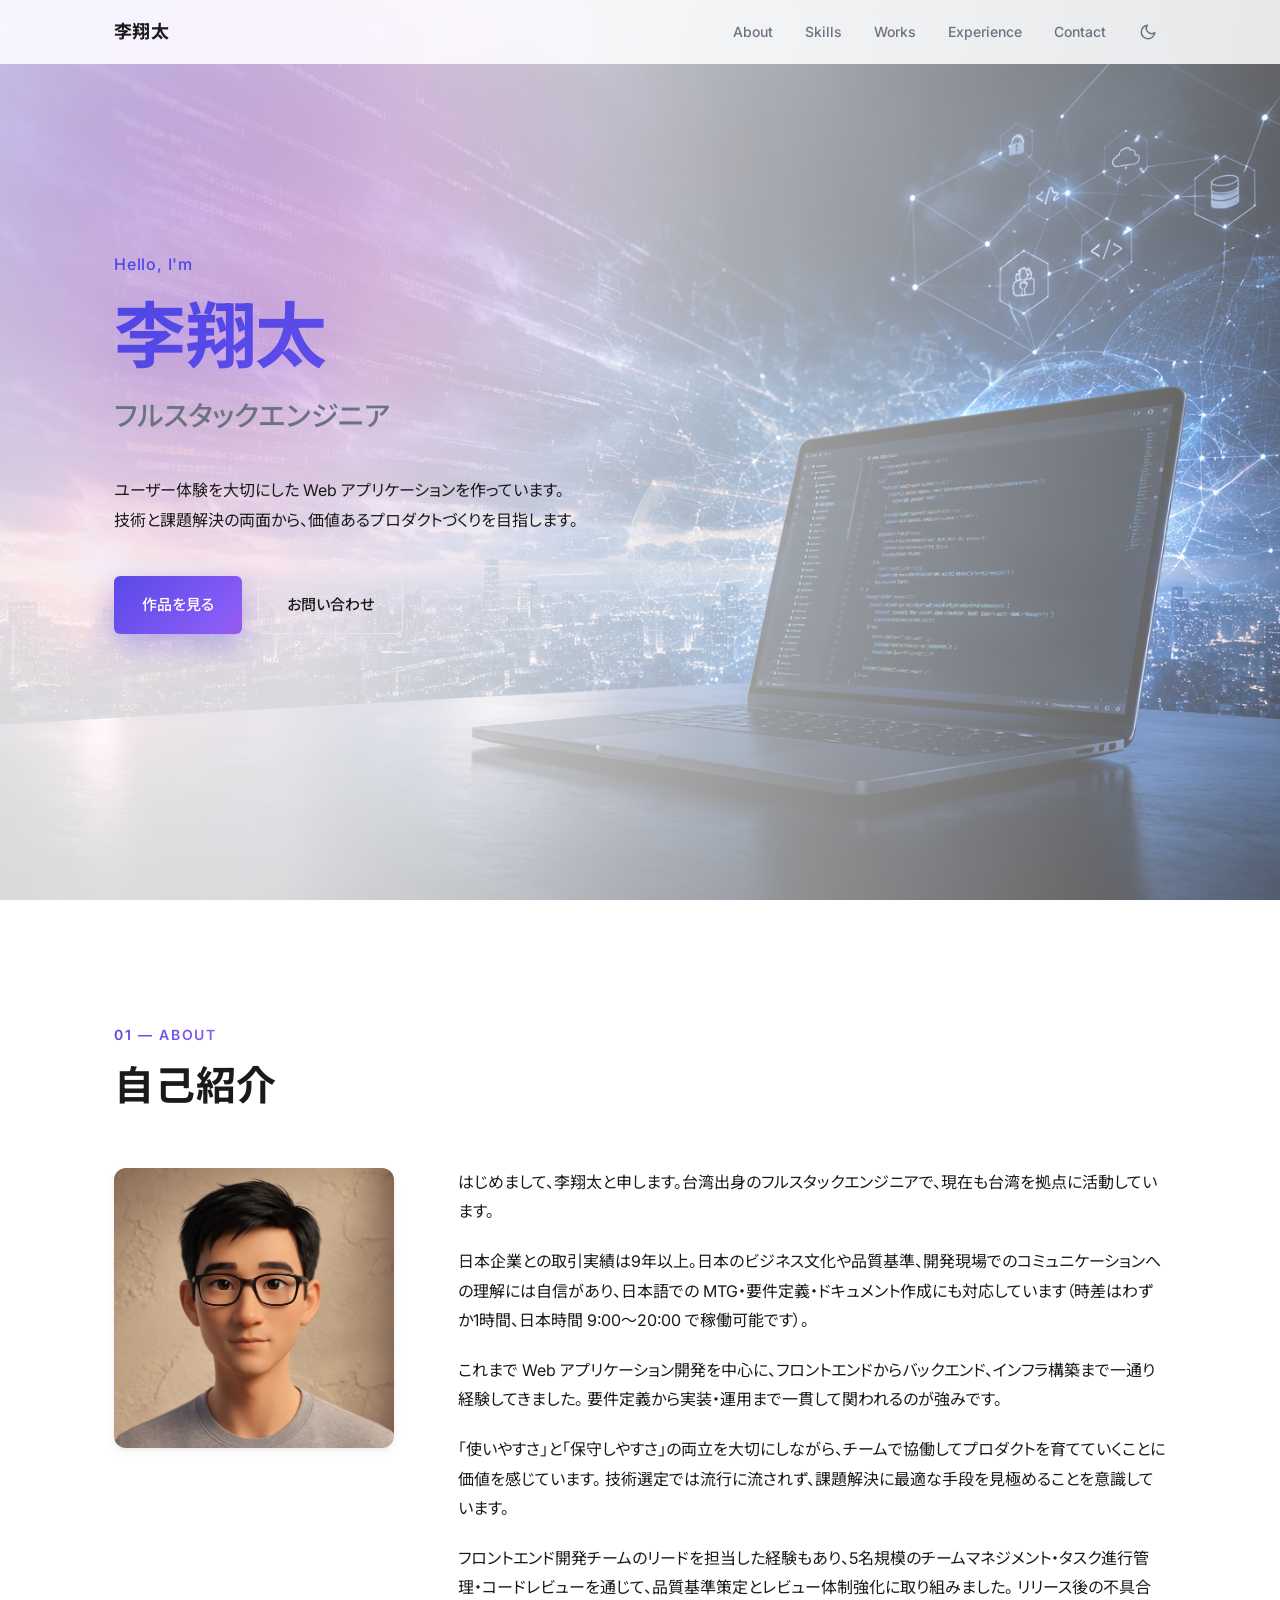
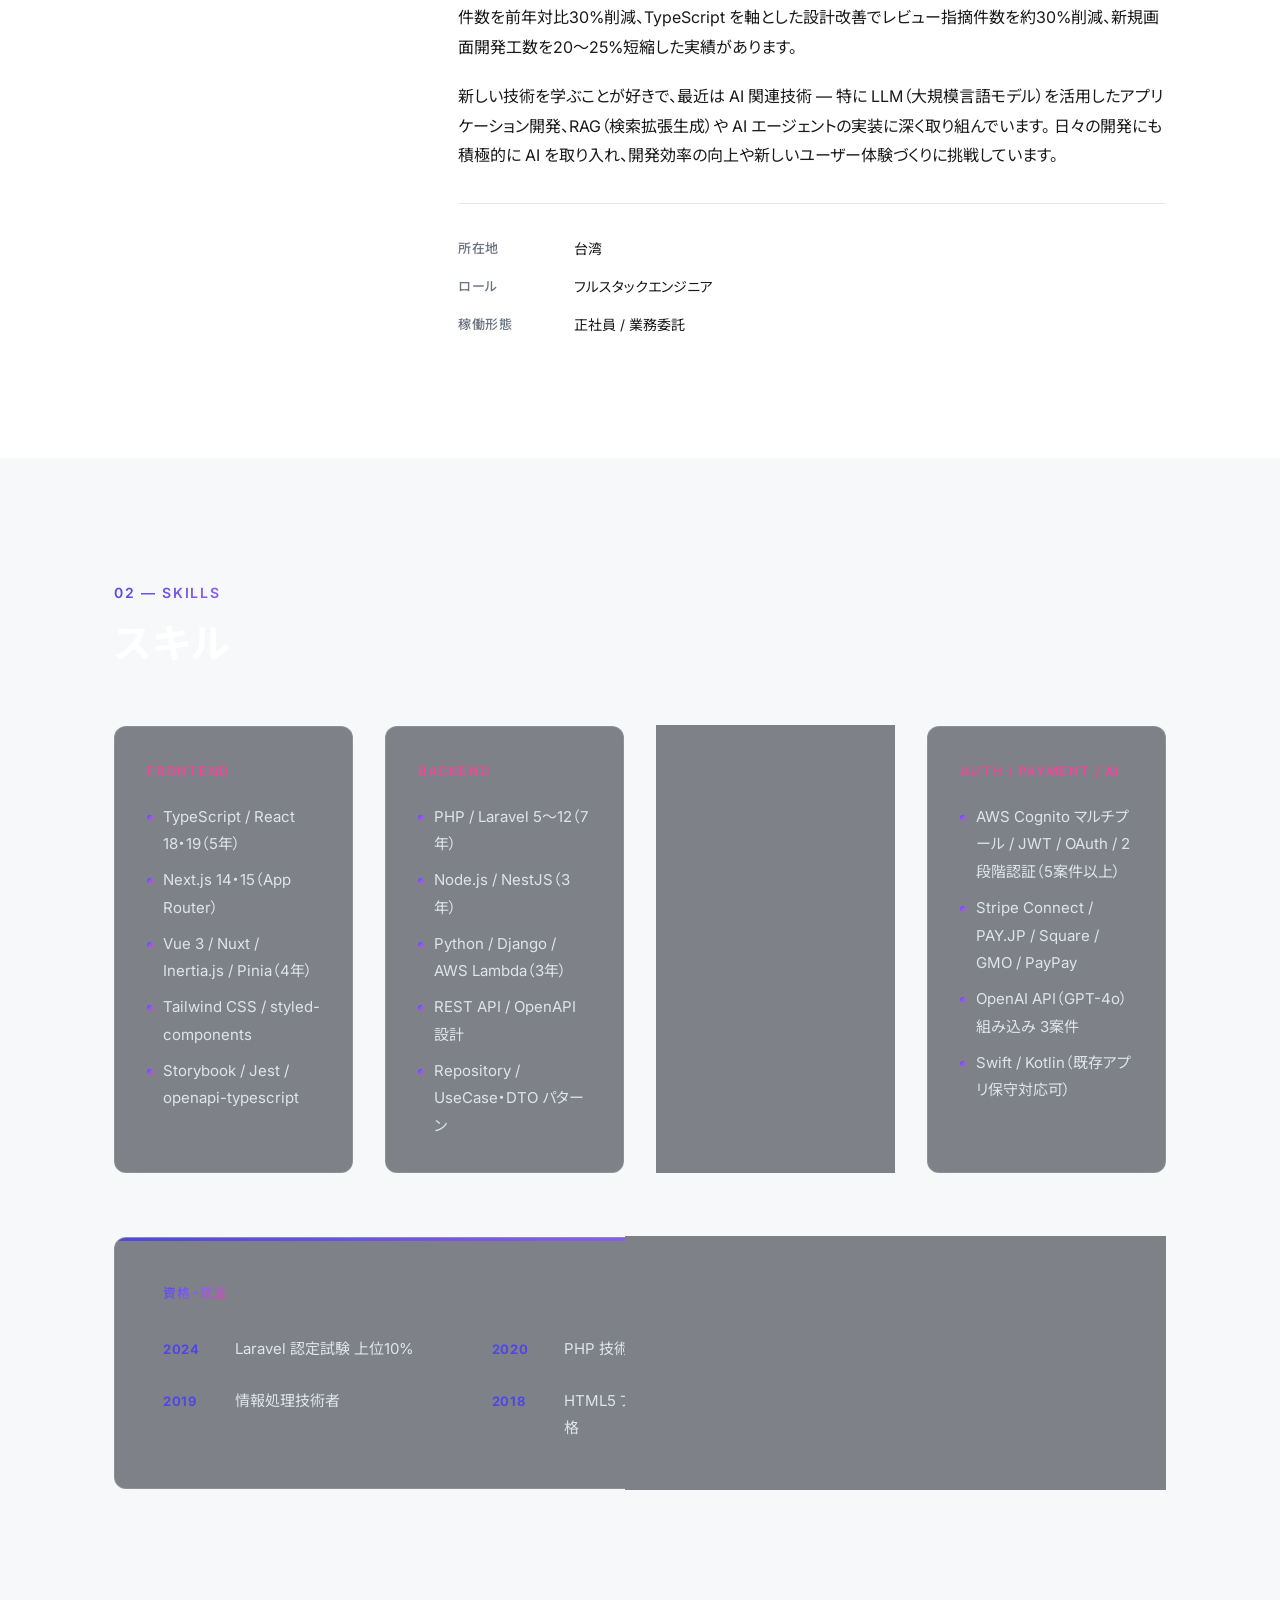
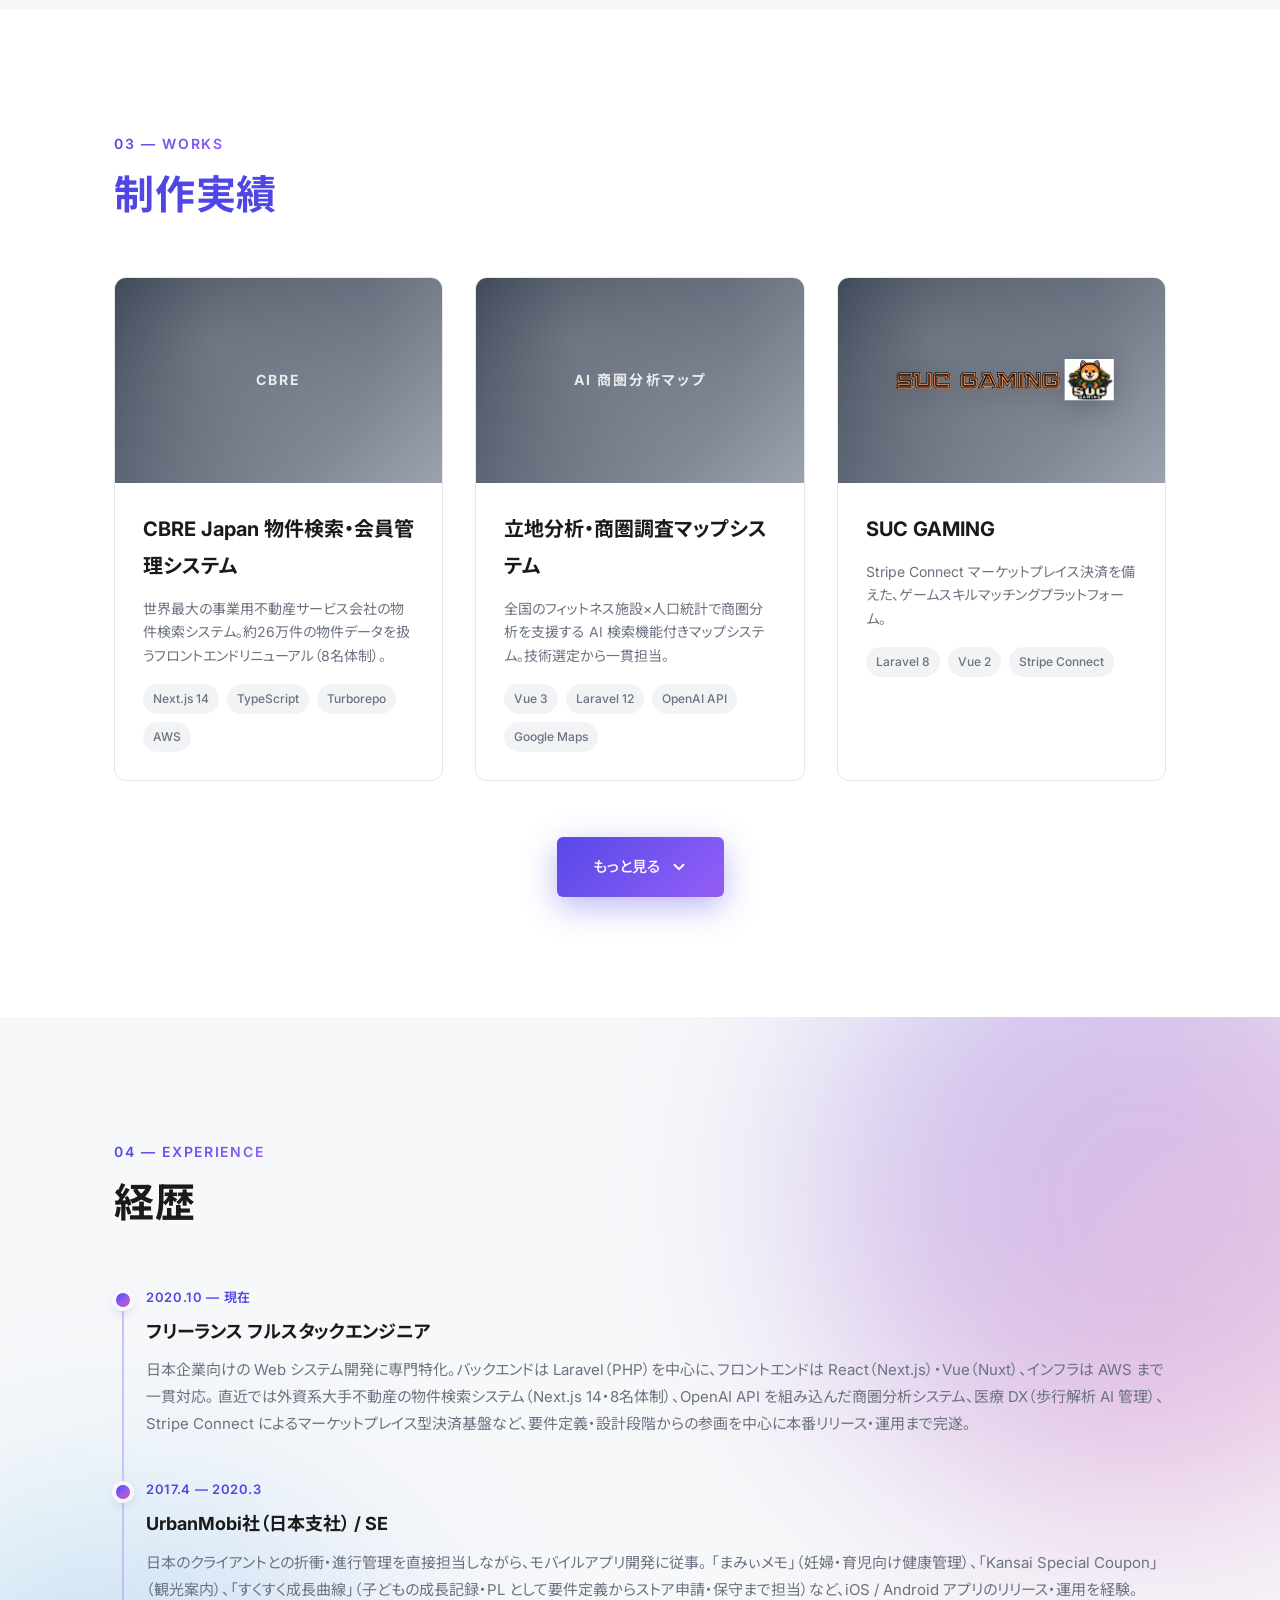
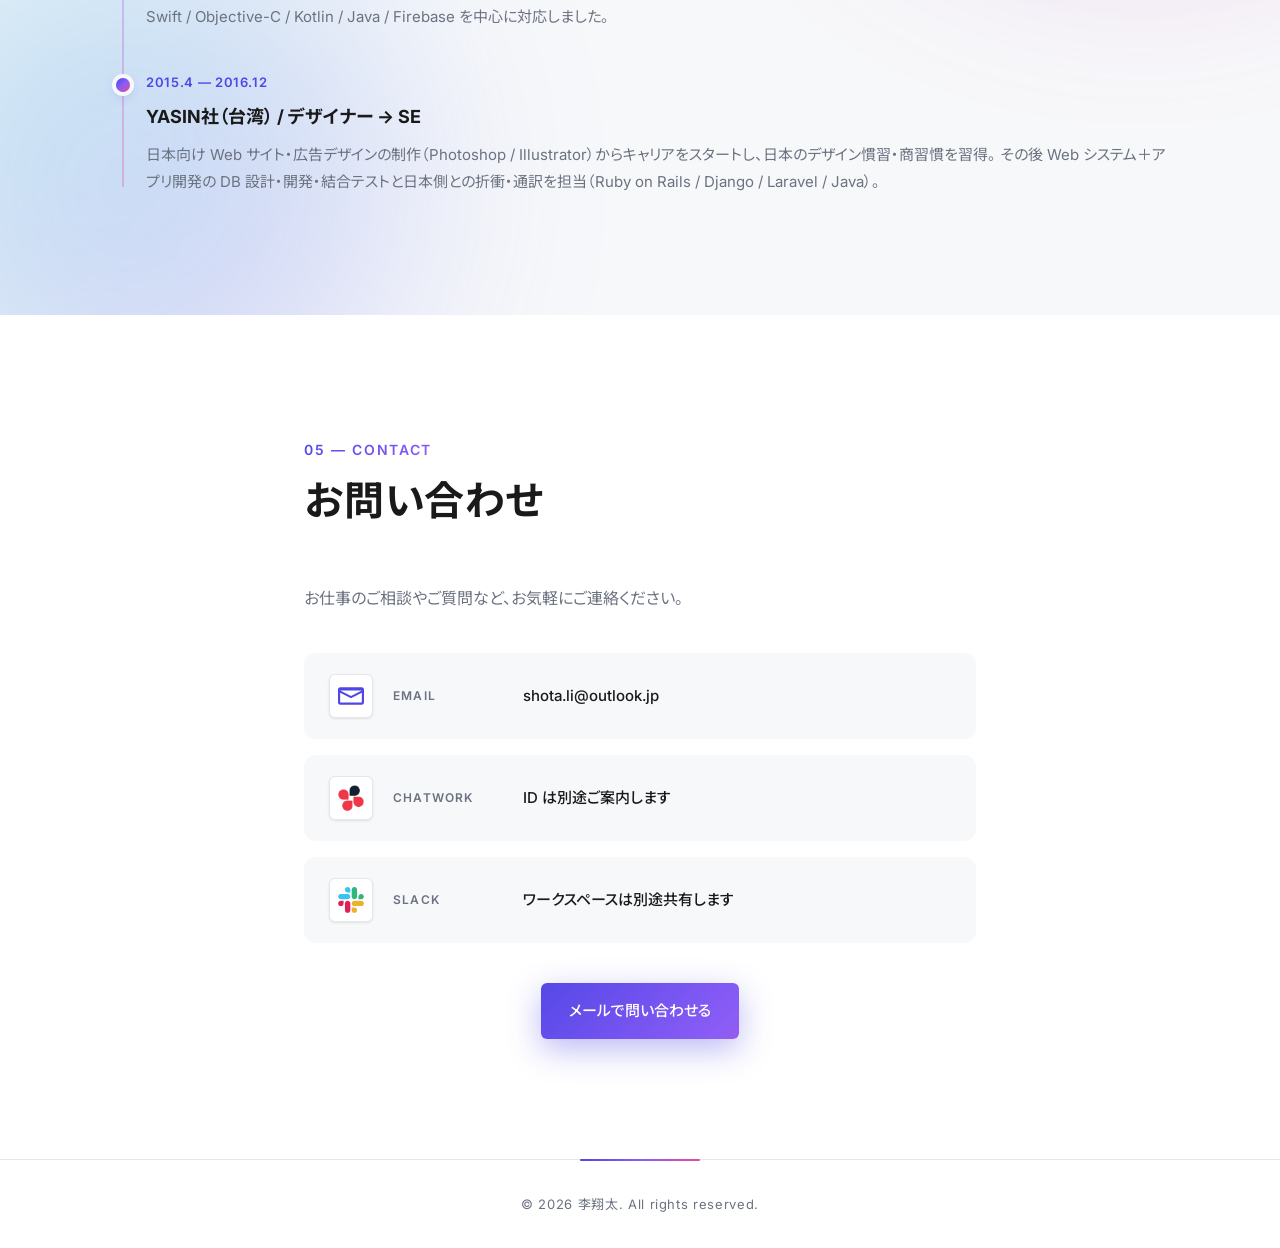
<file: index.html>
<!DOCTYPE html>
<html lang="ja">
<head>
  <meta charset="UTF-8">
  <meta name="viewport" content="width=device-width, initial-scale=1.0">
  <title>李翔太 | Portfolio</title>
  <meta name="description" content="フルスタックエンジニア 李翔太 のポートフォリオサイト。これまでに制作した作品と経歴を掲載しています。">
  <meta property="og:title" content="李翔太 | Portfolio">
  <meta property="og:description" content="フルスタックエンジニア 李翔太 のポートフォリオサイト">
  <meta property="og:type" content="website">

  <link rel="preconnect" href="https://fonts.googleapis.com">
  <link rel="preconnect" href="https://fonts.gstatic.com" crossorigin>
  <link href="https://fonts.googleapis.com/css2?family=Inter:wght@400;500;600;700&family=Noto+Sans+JP:wght@400;500;700&display=swap" rel="stylesheet">
  <link rel="stylesheet" href="assets/css/style.css">

  <script>
    (function() {
      try {
        const stored = localStorage.getItem('theme');
        const prefersDark = window.matchMedia('(prefers-color-scheme: dark)').matches;
        const theme = stored || (prefersDark ? 'dark' : 'light');
        document.documentElement.setAttribute('data-theme', theme);
      } catch (e) {
        document.documentElement.setAttribute('data-theme', 'light');
      }
    })();
  </script>
</head>
<body>
  <header class="header" id="header">
    <div class="container header__inner">
      <a href="#hero" class="header__logo">李翔太</a>
      <div class="header__right">
        <nav class="nav" id="nav">
          <ul class="nav__list">
            <li><a href="#about" class="nav__link">About</a></li>
            <li><a href="#skills" class="nav__link">Skills</a></li>
            <li><a href="#works" class="nav__link">Works</a></li>
            <li><a href="#experience" class="nav__link">Experience</a></li>
            <li><a href="#contact" class="nav__link">Contact</a></li>
          </ul>
        </nav>
        <button class="theme-toggle" id="themeToggle" aria-label="テーマを切り替え">
          <svg class="theme-toggle__icon theme-toggle__icon--moon" viewBox="0 0 24 24" fill="none" stroke="currentColor" stroke-width="2" stroke-linecap="round" stroke-linejoin="round" aria-hidden="true">
            <path d="M21 12.79A9 9 0 1 1 11.21 3 7 7 0 0 0 21 12.79z"/>
          </svg>
          <svg class="theme-toggle__icon theme-toggle__icon--sun" viewBox="0 0 24 24" fill="none" stroke="currentColor" stroke-width="2" stroke-linecap="round" stroke-linejoin="round" aria-hidden="true">
            <circle cx="12" cy="12" r="4"/>
            <path d="M12 2v2M12 20v2M4.93 4.93l1.41 1.41M17.66 17.66l1.41 1.41M2 12h2M20 12h2M4.93 19.07l1.41-1.41M17.66 6.34l1.41-1.41"/>
          </svg>
        </button>
        <button class="header__toggle" id="navToggle" aria-label="メニューを開く" aria-expanded="false">
          <span></span><span></span><span></span>
        </button>
      </div>
    </div>
  </header>

  <main>
    <section id="hero" class="hero">
      <div class="container hero__inner">
        <p class="hero__greeting">Hello, I'm</p>
        <h1 class="hero__name">李翔太</h1>
        <p class="hero__title">フルスタックエンジニア</p>
        <p class="hero__lead">
          ユーザー体験を大切にした Web アプリケーションを作っています。<br>
          技術と課題解決の両面から、価値あるプロダクトづくりを目指します。
        </p>
        <div class="hero__actions">
          <a href="#works" class="btn btn--primary">作品を見る</a>
          <a href="#contact" class="btn btn--ghost">お問い合わせ</a>
        </div>
      </div>
    </section>

    <section id="about" class="section">
      <div class="container">
        <p class="section__label">01 — About</p>
        <h2 class="section__title">自己紹介</h2>
        <div class="about">
          <div class="about__image">
            <img src="assets/images/profile.jpg" alt="李翔太" loading="lazy">
          </div>
          <div class="about__text">
            <p>はじめまして、李翔太と申します。台湾出身のフルスタックエンジニアで、現在も台湾を拠点に活動しています。</p>
            <p>
              日本企業との取引実績は9年以上。日本のビジネス文化や品質基準、開発現場でのコミュニケーションへの理解には自信があり、日本語での MTG・要件定義・ドキュメント作成にも対応しています（時差はわずか1時間、日本時間 9:00〜20:00 で稼働可能です）。
            </p>
            <p>
              これまで Web アプリケーション開発を中心に、フロントエンドからバックエンド、インフラ構築まで一通り経験してきました。
              要件定義から実装・運用まで一貫して関われるのが強みです。
            </p>
            <p>
              「使いやすさ」と「保守しやすさ」の両立を大切にしながら、チームで協働してプロダクトを育てていくことに価値を感じています。
              技術選定では流行に流されず、課題解決に最適な手段を見極めることを意識しています。
            </p>
            <p>
              フロントエンド開発チームのリードを担当した経験もあり、5名規模のチームマネジメント・タスク進行管理・コードレビューを通じて、品質基準策定とレビュー体制強化に取り組みました。
              リリース後の不具合件数を前年対比30%削減、TypeScript を軸とした設計改善でレビュー指摘件数を約30%削減、新規画面開発工数を20〜25%短縮した実績があります。
            </p>
            <p>
              新しい技術を学ぶことが好きで、最近は AI 関連技術 — 特に LLM（大規模言語モデル）を活用したアプリケーション開発、RAG（検索拡張生成）や AI エージェントの実装に深く取り組んでいます。
              日々の開発にも積極的に AI を取り入れ、開発効率の向上や新しいユーザー体験づくりに挑戦しています。
            </p>
            <dl class="about__meta">
              <div class="about__meta-item">
                <dt>所在地</dt><dd>台湾</dd>
              </div>
              <div class="about__meta-item">
                <dt>ロール</dt><dd>フルスタックエンジニア</dd>
              </div>
              <div class="about__meta-item">
                <dt>稼働形態</dt><dd>正社員 / 業務委託</dd>
              </div>
            </dl>
          </div>
        </div>
      </div>
    </section>

    <section id="skills" class="section section--alt section--with-bg-image">
      <div class="container">
        <p class="section__label">02 — Skills</p>
        <h2 class="section__title">スキル</h2>
        <div class="skills">
          <div class="skill-group">
            <h3 class="skill-group__title">Frontend</h3>
            <ul class="skill-list">
              <li>TypeScript / React 18・19（5年）</li>
              <li>Next.js 14・15（App Router）</li>
              <li>Vue 3 / Nuxt / Inertia.js / Pinia（4年）</li>
              <li>Tailwind CSS / styled-components</li>
              <li>Storybook / Jest / openapi-typescript</li>
            </ul>
          </div>
          <div class="skill-group">
            <h3 class="skill-group__title">Backend</h3>
            <ul class="skill-list">
              <li>PHP / Laravel 5〜12（7年）</li>
              <li>Node.js / NestJS（3年）</li>
              <li>Python / Django / AWS Lambda（3年）</li>
              <li>REST API / OpenAPI 設計</li>
              <li>Repository / UseCase・DTO パターン</li>
            </ul>
          </div>
          <div class="skill-group">
            <h3 class="skill-group__title">Cloud &amp; Infra</h3>
            <ul class="skill-list">
              <li>AWS（EC2 / RDS・Aurora / S3 / Lambda / Cognito / SES / ElastiCache / CloudFront）（5年）</li>
              <li>Docker / Firebase / GCP</li>
              <li>MySQL / PostgreSQL / DynamoDB / Redis</li>
              <li>GitHub Actions（CI/CD）/ Nginx</li>
            </ul>
          </div>
          <div class="skill-group">
            <h3 class="skill-group__title">Auth / Payment / AI</h3>
            <ul class="skill-list">
              <li>AWS Cognito マルチプール / JWT / OAuth / 2段階認証（5案件以上）</li>
              <li>Stripe Connect / PAY.JP / Square / GMO / PayPay</li>
              <li>OpenAI API（GPT-4o）組み込み 3案件</li>
              <li>Swift / Kotlin（既存アプリ保守対応可）</li>
            </ul>
          </div>
        </div>

        <div class="certifications">
          <h3 class="certifications__title">資格・認定</h3>
          <ul class="certifications__list">
            <li><span class="certifications__year">2024</span><span>Laravel 認定試験 上位10%</span></li>
            <li><span class="certifications__year">2020</span><span>PHP 技術者認定試験 合格</span></li>
            <li><span class="certifications__year">2020</span><span>JavaScript 技術者認定試験 合格</span></li>
            <li><span class="certifications__year">2019</span><span>情報処理技術者</span></li>
            <li><span class="certifications__year">2018</span><span>HTML5 プロフェッショナル認定資格</span></li>
          </ul>
        </div>
      </div>
    </section>

    <section id="works" class="section section--with-works-bg">
      <div class="container">
        <p class="section__label">03 — Works</p>
        <h2 class="section__title">制作実績</h2>
        <div class="works" id="worksGrid">
          <article class="work-card">
            <a href="works/cbre-properties.html" class="work-card__link">
              <div class="work-card__thumb">
                <span class="work-card__thumb-text">CBRE</span>
              </div>
              <div class="work-card__body">
                <h3 class="work-card__title">CBRE Japan 物件検索・会員管理システム</h3>
                <p class="work-card__desc">
                  世界最大の事業用不動産サービス会社の物件検索システム。約26万件の物件データを扱うフロントエンドリニューアル（8名体制）。
                </p>
                <ul class="work-card__tags">
                  <li>Next.js 14</li>
                  <li>TypeScript</li>
                  <li>Turborepo</li>
                  <li>AWS</li>
                </ul>
              </div>
            </a>
          </article>

          <article class="work-card">
            <a href="works/fitness-map-analysis.html" class="work-card__link">
              <div class="work-card__thumb">
                <span class="work-card__thumb-text">AI 商圏分析マップ</span>
              </div>
              <div class="work-card__body">
                <h3 class="work-card__title">立地分析・商圏調査マップシステム</h3>
                <p class="work-card__desc">
                  全国のフィットネス施設×人口統計で商圏分析を支援する AI 検索機能付きマップシステム。技術選定から一貫担当。
                </p>
                <ul class="work-card__tags">
                  <li>Vue 3</li>
                  <li>Laravel 12</li>
                  <li>OpenAI API</li>
                  <li>Google Maps</li>
                </ul>
              </div>
            </a>
          </article>

          <article class="work-card">
            <a href="works/suc-gaming.html" class="work-card__link">
              <div class="work-card__thumb work-card__thumb--icon">
                <img src="assets/images/works/suc-gaming-logo.svg" alt="SUC GAMING" loading="lazy">
              </div>
              <div class="work-card__body">
                <h3 class="work-card__title">SUC GAMING</h3>
                <p class="work-card__desc">
                  Stripe Connect マーケットプレイス決済を備えた、ゲームスキルマッチングプラットフォーム。
                </p>
                <ul class="work-card__tags">
                  <li>Laravel 8</li>
                  <li>Vue 2</li>
                  <li>Stripe Connect</li>
                </ul>
              </div>
            </a>
          </article>

          <article class="work-card">
            <a href="works/guinot-paris.html" class="work-card__link">
              <div class="work-card__thumb work-card__thumb--icon">
                <img src="assets/images/works/guinot-logo.svg" alt="Guinot" loading="lazy">
              </div>
              <div class="work-card__body">
                <h3 class="work-card__title">美容サロン FC 向け 会員 EC・予約管理システム</h3>
                <p class="work-card__desc">
                  会員向け EC・施術予約と、本部・店舗・メーカー向け管理システムをゼロから開発。15分単位の予約空き枠算出。
                </p>
                <ul class="work-card__tags">
                  <li>Laravel 12</li>
                  <li>PAY.JP</li>
                  <li>AWS</li>
                </ul>
              </div>
            </a>
          </article>

          <article class="work-card">
            <a href="works/little-dvc-gallerycity.html" class="work-card__link">
              <div class="work-card__thumb work-card__thumb--icon">
                <img src="assets/images/works/little-dvc-logo.png" alt="Little Da Vinci" loading="lazy">
              </div>
              <div class="work-card__body">
                <h3 class="work-card__title">GalleryCity（リトル・ダビンチ）</h3>
                <p class="work-card__desc">
                  子どもの作品を家族で共有し、GPT-4o による AI 評価・コンクール応募ができるギャラリープラットフォーム。
                </p>
                <ul class="work-card__tags">
                  <li>Vue 3</li>
                  <li>Laravel 9</li>
                  <li>OpenAI GPT-4o</li>
                  <li>Square</li>
                </ul>
              </div>
            </a>
          </article>

          <article class="work-card">
            <a href="works/mept-gait-analysis.html" class="work-card__link">
              <div class="work-card__thumb">
                <span class="work-card__thumb-text">MePT</span>
              </div>
              <div class="work-card__body">
                <h3 class="work-card__title">歩行解析 AI 管理システム「MePT」</h3>
                <p class="work-card__desc">
                  リハビリ患者の歩行計測データを管理する医療 DX システム。Python Lambda 30関数超の API と AI 推論パイプラインを構築。
                </p>
                <ul class="work-card__tags">
                  <li>Next.js 15</li>
                  <li>Python Lambda</li>
                  <li>DynamoDB</li>
                  <li>医療 DX</li>
                </ul>
              </div>
            </a>
          </article>

          <article class="work-card">
            <a href="works/spurcle-nexus.html" class="work-card__link">
              <div class="work-card__thumb work-card__thumb--icon">
                <img src="assets/images/works/spurcle-logo.svg" alt="Spurcle" loading="lazy">
              </div>
              <div class="work-card__body">
                <h3 class="work-card__title">Spurcle（企業検索・イベント参加プラットフォーム）</h3>
                <p class="work-card__desc">
                  4種類のユーザーが企業・ニュース・イベント情報を閲覧・検索・応募できるプラットフォーム。設計〜インフラまで1名で担当。
                </p>
                <ul class="work-card__tags">
                  <li>Next.js 14</li>
                  <li>Laravel 11</li>
                  <li>MicroCMS</li>
                  <li>Cognito</li>
                </ul>
              </div>
            </a>
          </article>

          <article class="work-card">
            <a href="works/minnano-keirin.html" class="work-card__link">
              <div class="work-card__thumb">
                <img src="assets/images/works/minnano-keirin.jpg" alt="みんなの競輪" loading="lazy">
              </div>
              <div class="work-card__body">
                <h3 class="work-card__title">みんなの競輪（Web 投票システム）</h3>
                <p class="work-card__desc">
                  公営競技の車券投票・資金チャージ・会員管理を行う統合サイト。App Router 55ルート超のフロントエンド実装。
                </p>
                <ul class="work-card__tags">
                  <li>Next.js 15</li>
                  <li>React Query</li>
                  <li>Storybook</li>
                </ul>
              </div>
            </a>
          </article>

          <article class="work-card">
            <a href="works/okinawa-matchmaking.html" class="work-card__link">
              <div class="work-card__thumb">
                <span class="work-card__thumb-text">婚活マッチング</span>
              </div>
              <div class="work-card__body">
                <h3 class="work-card__title">婚活マッチング Web システム</h3>
                <p class="work-card__desc">
                  地域婚活会員向けマッチングサービス。検索・申請・メッセージから管理者の会員審査・通報対応まで一貫実装。
                </p>
                <ul class="work-card__tags">
                  <li>Laravel 10</li>
                  <li>Inertia.js</li>
                  <li>Vue 3</li>
                </ul>
              </div>
            </a>
          </article>

          <!-- 非表示中: プロ野球沖縄キャンプ2026（再表示する場合はこのコメントを解除）
          <article class="work-card">
            <a href="works/baseballgate-okinawa-camp.html" class="work-card__link">
              <div class="work-card__thumb">
                <img src="assets/images/works/baseballgate-okinawa.jpg" alt="プロ野球沖縄キャンプ2026" loading="lazy">
              </div>
              <div class="work-card__body">
                <h3 class="work-card__title">プロ野球沖縄キャンプ2026</h3>
                <p class="work-card__desc">
                  沖縄で開催されるプロ野球春季キャンプの公式情報・スタンプラリーキャンペーンサイト。
                </p>
                <ul class="work-card__tags">
                  <li>WordPress</li>
                  <li>キャンペーン</li>
                  <li>スポーツ</li>
                </ul>
              </div>
            </a>
          </article>
          -->

          <!-- 非表示中: GYM Machine Price 比較サイト（再表示する場合はこのコメントを解除）
          <article class="work-card">
            <a href="works/gymcloud-comparison.html" class="work-card__link">
              <div class="work-card__thumb work-card__thumb&#45;&#45;icon">
                <img src="assets/images/works/gymcloud-logo.png" alt="GYM CLOUD" loading="lazy">
              </div>
              <div class="work-card__body">
                <h3 class="work-card__title">GYM Machine Price 比較サイト</h3>
                <p class="work-card__desc">
                  トレーニングマシンの最安値比較・新品/中古品の一括見積りができるフィットネス機器の比較プラットフォーム。
                </p>
                <ul class="work-card__tags">
                  <li>比較サイト</li>
                  <li>一括見積り</li>
                  <li>B2B</li>
                </ul>
              </div>
            </a>
          </article>
          -->
        </div>

        <div class="works__more">
          <button class="btn btn--primary works__more-btn" id="worksMoreBtn" aria-expanded="false" aria-controls="worksGrid">
            <span class="works__more-text">もっと見る</span>
            <svg class="works__more-icon" viewBox="0 0 24 24" fill="none" stroke="currentColor" stroke-width="2.5" stroke-linecap="round" stroke-linejoin="round" aria-hidden="true">
              <polyline points="6 9 12 15 18 9"/>
            </svg>
          </button>
        </div>
      </div>
    </section>

    <section id="experience" class="section section--alt">
      <div class="container">
        <p class="section__label">04 — Experience</p>
        <h2 class="section__title">経歴</h2>
        <ol class="timeline">
          <li class="timeline__item">
            <div class="timeline__date">2020.10 — 現在</div>
            <div class="timeline__body">
              <h3 class="timeline__title">フリーランス フルスタックエンジニア</h3>
              <p>
                日本企業向けの Web システム開発に専門特化。バックエンドは Laravel（PHP）を中心に、フロントエンドは React（Next.js）・Vue（Nuxt）、インフラは AWS まで一貫対応。
                直近では外資系大手不動産の物件検索システム（Next.js 14・8名体制）、OpenAI API を組み込んだ商圏分析システム、医療 DX（歩行解析 AI 管理）、Stripe Connect によるマーケットプレイス型決済基盤など、要件定義・設計段階からの参画を中心に本番リリース・運用まで完遂。
              </p>
            </div>
          </li>
          <li class="timeline__item">
            <div class="timeline__date">2017.4 — 2020.3</div>
            <div class="timeline__body">
              <h3 class="timeline__title">UrbanMobi社（日本支社） / SE</h3>
              <p>
                日本のクライアントとの折衝・進行管理を直接担当しながら、モバイルアプリ開発に従事。
                「まみぃメモ」（妊婦・育児向け健康管理）、「Kansai Special Coupon」（観光案内）、「すくすく成長曲線」（子どもの成長記録・PL として要件定義からストア申請・保守まで担当）など、iOS / Android アプリのリリース・運用を経験。Swift / Objective-C / Kotlin / Java / Firebase を中心に対応しました。
              </p>
            </div>
          </li>
          <li class="timeline__item">
            <div class="timeline__date">2015.4 — 2016.12</div>
            <div class="timeline__body">
              <h3 class="timeline__title">YASIN社（台湾） / デザイナー → SE</h3>
              <p>
                日本向け Web サイト・広告デザインの制作（Photoshop / Illustrator）からキャリアをスタートし、日本のデザイン慣習・商習慣を習得。
                その後 Web システム＋アプリ開発の DB 設計・開発・結合テストと日本側との折衝・通訳を担当（Ruby on Rails / Django / Laravel / Java）。
              </p>
            </div>
          </li>
        </ol>
      </div>
    </section>

    <section id="contact" class="section">
      <div class="container container--narrow">
        <p class="section__label">05 — Contact</p>
        <h2 class="section__title">お問い合わせ</h2>
        <p class="contact__lead">
          お仕事のご相談やご質問など、お気軽にご連絡ください。
        </p>
        <ul class="contact__list">
          <li class="contact__item">
            <span class="contact__icon" aria-hidden="true">
              <svg viewBox="0 0 24 24" fill="currentColor">
                <path d="M22 4H2c-1.1 0-2 .9-2 2v12c0 1.1.9 2 2 2h20c1.1 0 2-.9 2-2V6c0-1.1-.9-2-2-2zm0 14H2V8.99l10 5 10-5V18zM12 12L2 7h20l-10 5z"/>
              </svg>
            </span>
            <span class="contact__label">Email</span>
            <a href="mailto:shota.li@outlook.jp" class="contact__value">shota.li@outlook.jp</a>
          </li>
          <li class="contact__item">
            <span class="contact__icon" aria-hidden="true">
              <img src="assets/images/icons/chatwork.png" alt="Chatwork" loading="lazy">
            </span>
            <span class="contact__label">Chatwork</span>
            <span class="contact__value">ID は別途ご案内します</span>
          </li>
          <li class="contact__item">
            <span class="contact__icon" aria-hidden="true">
              <img src="assets/images/icons/slack.svg" alt="Slack" loading="lazy">
            </span>
            <span class="contact__label">Slack</span>
            <span class="contact__value">ワークスペースは別途共有します</span>
          </li>
        </ul>

        <div class="contact__cta">
          <a href="mailto:shota.li@outlook.jp" class="btn btn--primary">メールで問い合わせる</a>
        </div>
      </div>
    </section>
  </main>

  <footer class="footer">
    <div class="container footer__inner">
      <p class="footer__copy">&copy; <span id="year"></span> 李翔太. All rights reserved.</p>
    </div>
  </footer>

  <script src="assets/js/script.js"></script>
</body>
</html>
</file>
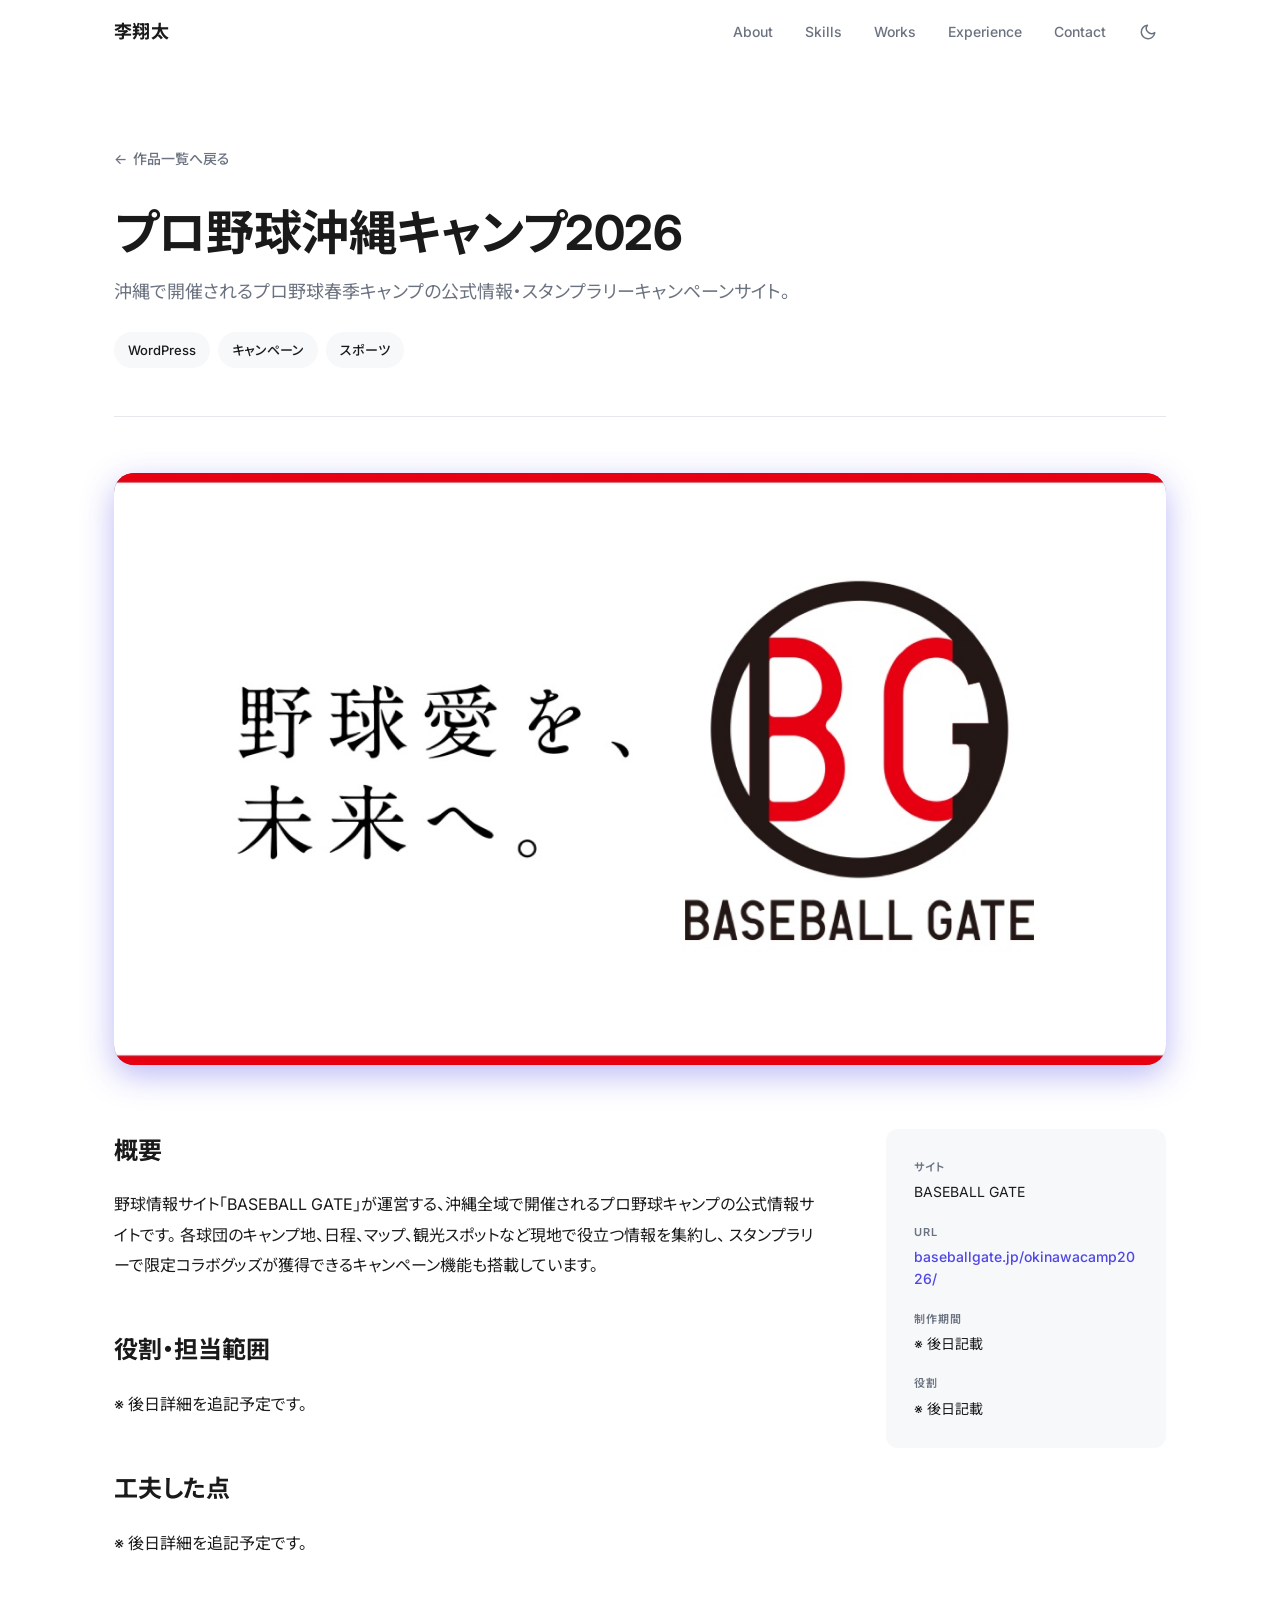
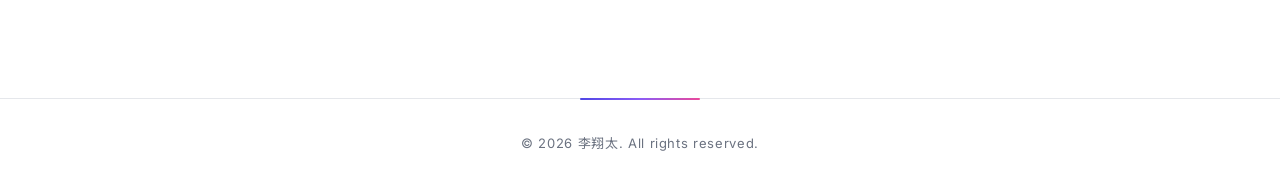
<file: works/baseballgate-okinawa-camp.html>
<!DOCTYPE html>
<html lang="ja">
<head>
  <meta charset="UTF-8">
  <meta name="viewport" content="width=device-width, initial-scale=1.0">
  <title>プロ野球沖縄キャンプ2026 | 李翔太 Portfolio</title>
  <meta name="description" content="BASEBALL GATE が運営する、沖縄で開催されるプロ野球春季キャンプの公式情報・スタンプラリーキャンペーンサイトの実績紹介。">

  <link rel="preconnect" href="https://fonts.googleapis.com">
  <link rel="preconnect" href="https://fonts.gstatic.com" crossorigin>
  <link href="https://fonts.googleapis.com/css2?family=Inter:wght@400;500;600;700&family=Noto+Sans+JP:wght@400;500;700&display=swap" rel="stylesheet">
  <link rel="stylesheet" href="../assets/css/style.css">
  <link rel="stylesheet" href="../assets/css/works.css">

  <script>
    (function() {
      try {
        const stored = localStorage.getItem('theme');
        const prefersDark = window.matchMedia('(prefers-color-scheme: dark)').matches;
        const theme = stored || (prefersDark ? 'dark' : 'light');
        document.documentElement.setAttribute('data-theme', theme);
      } catch (e) {
        document.documentElement.setAttribute('data-theme', 'light');
      }
    })();
  </script>
</head>
<body>
  <header class="header" id="header">
    <div class="container header__inner">
      <a href="../index.html" class="header__logo">李翔太</a>
      <div class="header__right">
        <nav class="nav" id="nav">
          <ul class="nav__list">
            <li><a href="../index.html#about" class="nav__link">About</a></li>
            <li><a href="../index.html#skills" class="nav__link">Skills</a></li>
            <li><a href="../index.html#works" class="nav__link">Works</a></li>
            <li><a href="../index.html#experience" class="nav__link">Experience</a></li>
            <li><a href="../index.html#contact" class="nav__link">Contact</a></li>
          </ul>
        </nav>
        <button class="theme-toggle" id="themeToggle" aria-label="テーマを切り替え">
          <svg class="theme-toggle__icon theme-toggle__icon--moon" viewBox="0 0 24 24" fill="none" stroke="currentColor" stroke-width="2" stroke-linecap="round" stroke-linejoin="round" aria-hidden="true">
            <path d="M21 12.79A9 9 0 1 1 11.21 3 7 7 0 0 0 21 12.79z"/>
          </svg>
          <svg class="theme-toggle__icon theme-toggle__icon--sun" viewBox="0 0 24 24" fill="none" stroke="currentColor" stroke-width="2" stroke-linecap="round" stroke-linejoin="round" aria-hidden="true">
            <circle cx="12" cy="12" r="4"/>
            <path d="M12 2v2M12 20v2M4.93 4.93l1.41 1.41M17.66 17.66l1.41 1.41M2 12h2M20 12h2M4.93 19.07l1.41-1.41M17.66 6.34l1.41-1.41"/>
          </svg>
        </button>
        <button class="header__toggle" id="navToggle" aria-label="メニューを開く" aria-expanded="false">
          <span></span><span></span><span></span>
        </button>
      </div>
    </div>
  </header>

  <main class="work-detail">
    <div class="container">
      <a href="../index.html#works" class="work-detail__back">作品一覧へ戻る</a>

      <div class="work-detail__header">
        <h1 class="work-detail__title">プロ野球沖縄キャンプ2026</h1>
        <p class="work-detail__lead">
          沖縄で開催されるプロ野球春季キャンプの公式情報・スタンプラリーキャンペーンサイト。
        </p>
        <ul class="work-detail__tags">
          <li>WordPress</li>
          <li>キャンペーン</li>
          <li>スポーツ</li>
        </ul>
      </div>

      <div class="work-detail__hero">
        <img src="../assets/images/works/baseballgate-okinawa.jpg" alt="プロ野球沖縄キャンプ2026">
      </div>

      <div class="work-detail__layout">
        <div class="work-detail__main">
          <h2>概要</h2>
          <p>
            野球情報サイト「BASEBALL GATE」が運営する、沖縄全域で開催されるプロ野球キャンプの公式情報サイトです。
            各球団のキャンプ地、日程、マップ、観光スポットなど現地で役立つ情報を集約し、
            スタンプラリーで限定コラボグッズが獲得できるキャンペーン機能も搭載しています。
          </p>

          <h2>役割・担当範囲</h2>
          <p>※ 後日詳細を追記予定です。</p>

          <h2>工夫した点</h2>
          <p>※ 後日詳細を追記予定です。</p>
        </div>

        <aside class="work-detail__side">
          <dl>
            <div>
              <dt>サイト</dt>
              <dd>BASEBALL GATE</dd>
            </div>
            <div>
              <dt>URL</dt>
              <dd><a href="https://baseballgate.jp/okinawacamp2026/" target="_blank" rel="noopener">baseballgate.jp/okinawacamp2026/</a></dd>
            </div>
            <div>
              <dt>制作期間</dt>
              <dd>※ 後日記載</dd>
            </div>
            <div>
              <dt>役割</dt>
              <dd>※ 後日記載</dd>
            </div>
          </dl>
        </aside>
      </div>
    </div>
  </main>

  <footer class="footer">
    <div class="container footer__inner">
      <p class="footer__copy">&copy; <span id="year"></span> 李翔太. All rights reserved.</p>
    </div>
  </footer>

  <script src="../assets/js/script.js"></script>
</body>
</html>
</file>
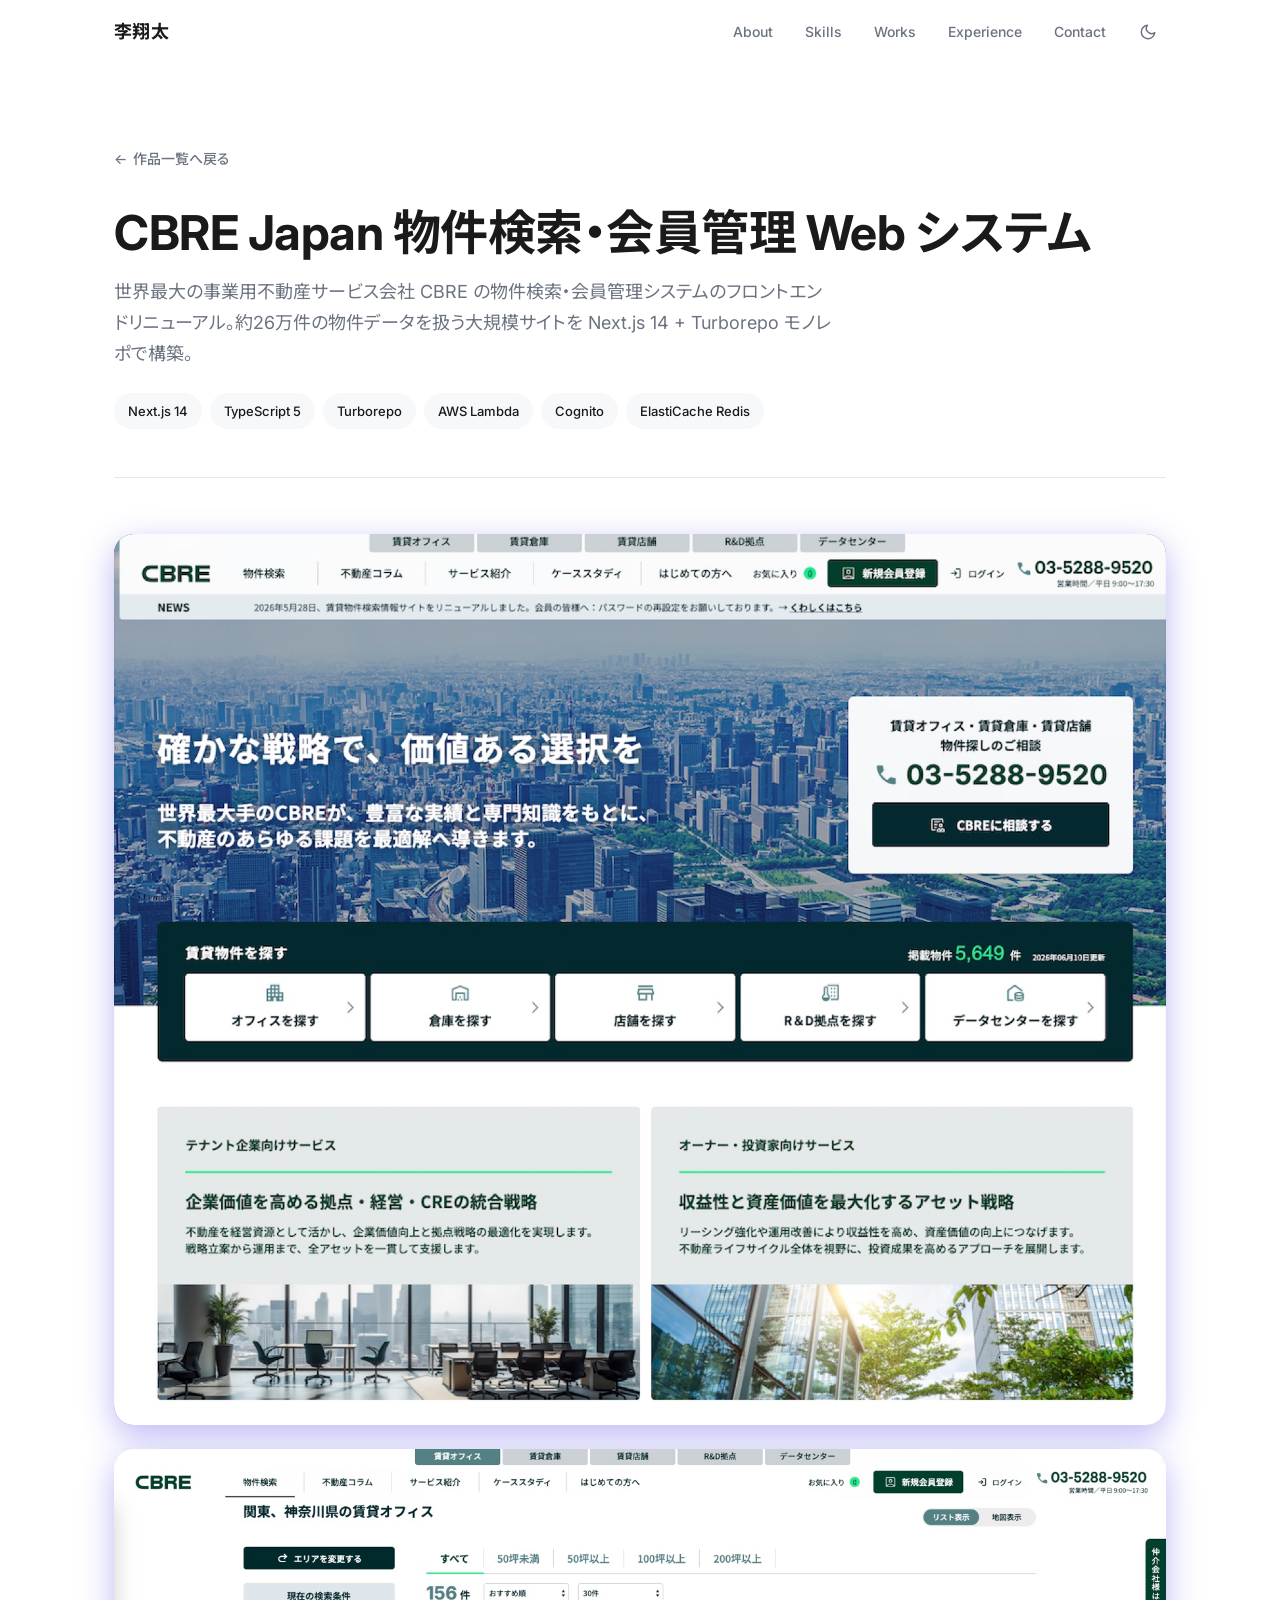
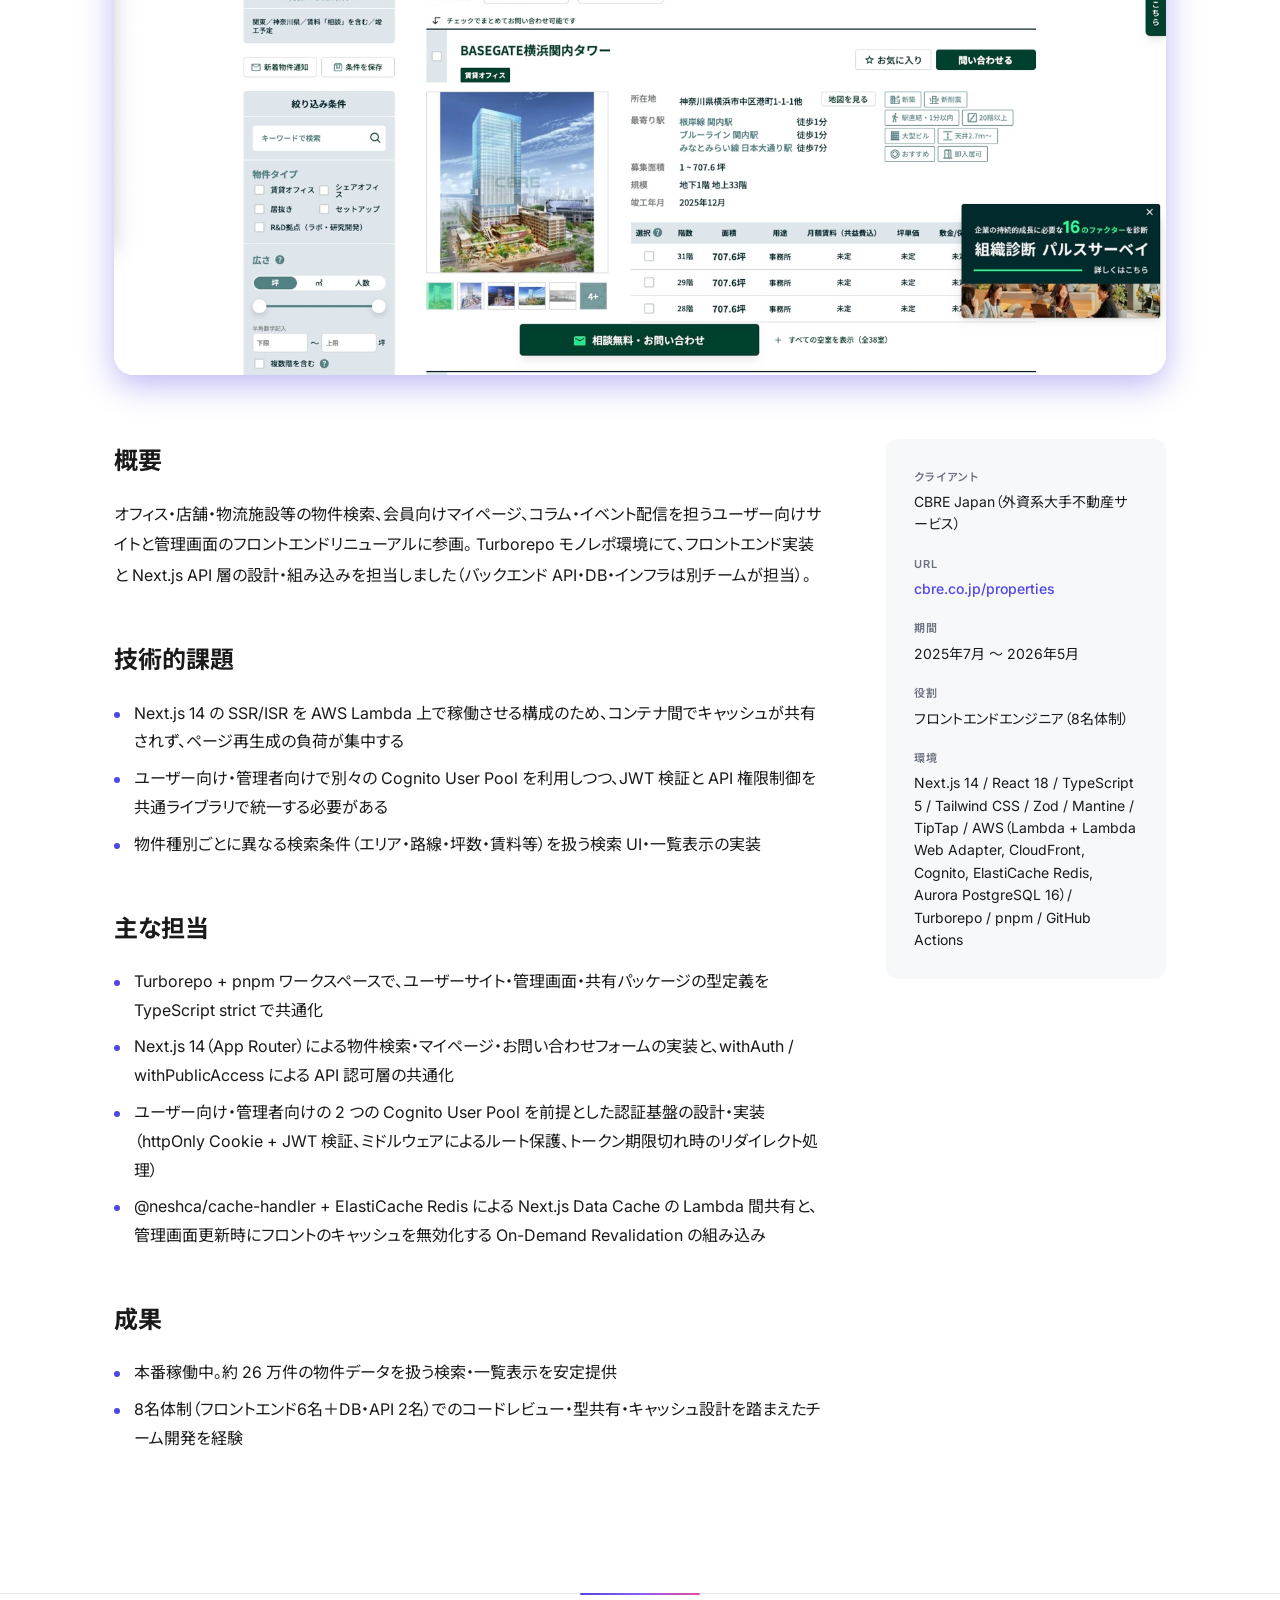
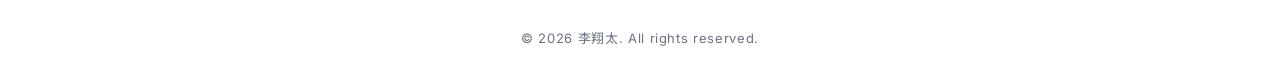
<file: works/cbre-properties.html>
<!DOCTYPE html>
<html lang="ja">
<head>
  <meta charset="UTF-8">
  <meta name="viewport" content="width=device-width, initial-scale=1.0">
  <title>CBRE Japan 物件検索・会員管理システム | 李翔太 Portfolio</title>
  <meta name="description" content="世界最大の事業用不動産サービス会社 CBRE Japan の物件検索・会員管理 Web システムのフロントエンドリニューアル実績。Next.js 14 + Turborepo + AWS で構築。">

  <link rel="preconnect" href="https://fonts.googleapis.com">
  <link rel="preconnect" href="https://fonts.gstatic.com" crossorigin>
  <link href="https://fonts.googleapis.com/css2?family=Inter:wght@400;500;600;700&family=Noto+Sans+JP:wght@400;500;700&display=swap" rel="stylesheet">
  <link rel="stylesheet" href="../assets/css/style.css">
  <link rel="stylesheet" href="../assets/css/works.css">

  <script>
    (function() {
      try {
        const stored = localStorage.getItem('theme');
        const prefersDark = window.matchMedia('(prefers-color-scheme: dark)').matches;
        const theme = stored || (prefersDark ? 'dark' : 'light');
        document.documentElement.setAttribute('data-theme', theme);
      } catch (e) {
        document.documentElement.setAttribute('data-theme', 'light');
      }
    })();
  </script>
</head>
<body>
  <header class="header" id="header">
    <div class="container header__inner">
      <a href="../index.html" class="header__logo">李翔太</a>
      <div class="header__right">
        <nav class="nav" id="nav">
          <ul class="nav__list">
            <li><a href="../index.html#about" class="nav__link">About</a></li>
            <li><a href="../index.html#skills" class="nav__link">Skills</a></li>
            <li><a href="../index.html#works" class="nav__link">Works</a></li>
            <li><a href="../index.html#experience" class="nav__link">Experience</a></li>
            <li><a href="../index.html#contact" class="nav__link">Contact</a></li>
          </ul>
        </nav>
        <button class="theme-toggle" id="themeToggle" aria-label="テーマを切り替え">
          <svg class="theme-toggle__icon theme-toggle__icon--moon" viewBox="0 0 24 24" fill="none" stroke="currentColor" stroke-width="2" stroke-linecap="round" stroke-linejoin="round" aria-hidden="true">
            <path d="M21 12.79A9 9 0 1 1 11.21 3 7 7 0 0 0 21 12.79z"/>
          </svg>
          <svg class="theme-toggle__icon theme-toggle__icon--sun" viewBox="0 0 24 24" fill="none" stroke="currentColor" stroke-width="2" stroke-linecap="round" stroke-linejoin="round" aria-hidden="true">
            <circle cx="12" cy="12" r="4"/>
            <path d="M12 2v2M12 20v2M4.93 4.93l1.41 1.41M17.66 17.66l1.41 1.41M2 12h2M20 12h2M4.93 19.07l1.41-1.41M17.66 6.34l1.41-1.41"/>
          </svg>
        </button>
        <button class="header__toggle" id="navToggle" aria-label="メニューを開く" aria-expanded="false">
          <span></span><span></span><span></span>
        </button>
      </div>
    </div>
  </header>

  <main class="work-detail">
    <div class="container">
      <a href="../index.html#works" class="work-detail__back">作品一覧へ戻る</a>

      <div class="work-detail__header">
        <h1 class="work-detail__title">CBRE Japan 物件検索・会員管理 Web システム</h1>
        <p class="work-detail__lead">
          世界最大の事業用不動産サービス会社 CBRE の物件検索・会員管理システムのフロントエンドリニューアル。約26万件の物件データを扱う大規模サイトを Next.js 14 + Turborepo モノレポで構築。
        </p>
        <ul class="work-detail__tags">
          <li>Next.js 14</li>
          <li>TypeScript 5</li>
          <li>Turborepo</li>
          <li>AWS Lambda</li>
          <li>Cognito</li>
          <li>ElastiCache Redis</li>
        </ul>
      </div>

      <div class="work-detail__hero work-detail__hero--shot">
        <img src="../assets/images/works/firstview1-cbre.jpg" alt="CBRE Japan 物件検索サイト トップページ">
      </div>
      <div class="work-detail__gallery">
        <img src="../assets/images/works/firstview2-cbre.jpg" alt="CBRE Japan 物件検索画面" loading="lazy">
      </div>

      <div class="work-detail__layout">
        <div class="work-detail__main">
          <h2>概要</h2>
          <p>
            オフィス・店舗・物流施設等の物件検索、会員向けマイページ、コラム・イベント配信を担うユーザー向けサイトと管理画面のフロントエンドリニューアルに参画。
            Turborepo モノレポ環境にて、フロントエンド実装と Next.js API 層の設計・組み込みを担当しました（バックエンド API・DB・インフラは別チームが担当）。
          </p>

          <h2>技術的課題</h2>
          <ul>
            <li>Next.js 14 の SSR/ISR を AWS Lambda 上で稼働させる構成のため、コンテナ間でキャッシュが共有されず、ページ再生成の負荷が集中する</li>
            <li>ユーザー向け・管理者向けで別々の Cognito User Pool を利用しつつ、JWT 検証と API 権限制御を共通ライブラリで統一する必要がある</li>
            <li>物件種別ごとに異なる検索条件（エリア・路線・坪数・賃料等）を扱う検索 UI・一覧表示の実装</li>
          </ul>

          <h2>主な担当</h2>
          <ul>
            <li>Turborepo + pnpm ワークスペースで、ユーザーサイト・管理画面・共有パッケージの型定義を TypeScript strict で共通化</li>
            <li>Next.js 14（App Router）による物件検索・マイページ・お問い合わせフォームの実装と、withAuth / withPublicAccess による API 認可層の共通化</li>
            <li>ユーザー向け・管理者向けの 2 つの Cognito User Pool を前提とした認証基盤の設計・実装（httpOnly Cookie + JWT 検証、ミドルウェアによるルート保護、トークン期限切れ時のリダイレクト処理）</li>
            <li>@neshca/cache-handler + ElastiCache Redis による Next.js Data Cache の Lambda 間共有と、管理画面更新時にフロントのキャッシュを無効化する On-Demand Revalidation の組み込み</li>
          </ul>

          <h2>成果</h2>
          <ul>
            <li>本番稼働中。約 26 万件の物件データを扱う検索・一覧表示を安定提供</li>
            <li>8名体制（フロントエンド6名＋DB・API 2名）でのコードレビュー・型共有・キャッシュ設計を踏まえたチーム開発を経験</li>
          </ul>
        </div>

        <aside class="work-detail__side">
          <dl>
            <div>
              <dt>クライアント</dt>
              <dd>CBRE Japan（外資系大手不動産サービス）</dd>
            </div>
            <div>
              <dt>URL</dt>
              <dd><a href="https://www.cbre.co.jp/properties" target="_blank" rel="noopener">cbre.co.jp/properties</a></dd>
            </div>
            <div>
              <dt>期間</dt>
              <dd>2025年7月 〜 2026年5月</dd>
            </div>
            <div>
              <dt>役割</dt>
              <dd>フロントエンドエンジニア（8名体制）</dd>
            </div>
            <div>
              <dt>環境</dt>
              <dd>Next.js 14 / React 18 / TypeScript 5 / Tailwind CSS / Zod / Mantine / TipTap / AWS（Lambda + Lambda Web Adapter, CloudFront, Cognito, ElastiCache Redis, Aurora PostgreSQL 16）/ Turborepo / pnpm / GitHub Actions</dd>
            </div>
          </dl>
        </aside>
      </div>
    </div>
  </main>

  <footer class="footer">
    <div class="container footer__inner">
      <p class="footer__copy">&copy; <span id="year"></span> 李翔太. All rights reserved.</p>
    </div>
  </footer>

  <script src="../assets/js/script.js"></script>
</body>
</html>
</file>
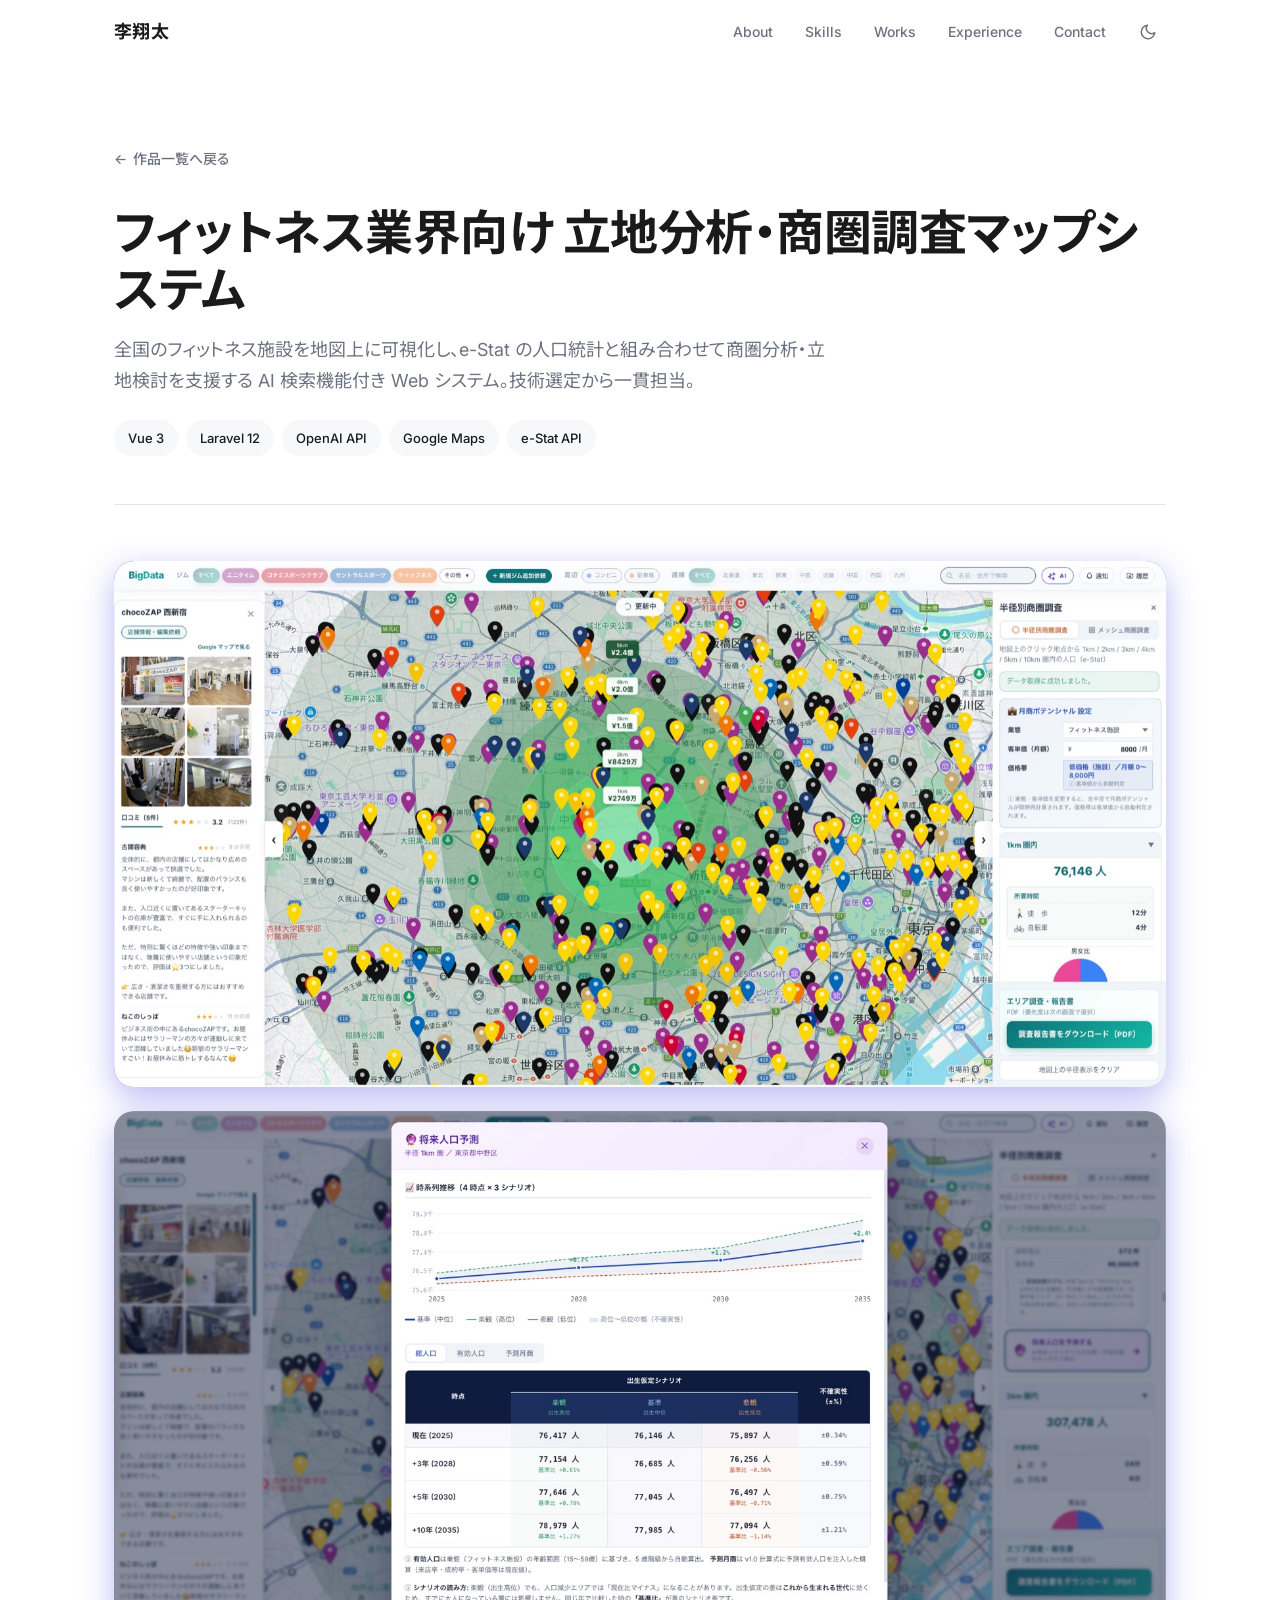
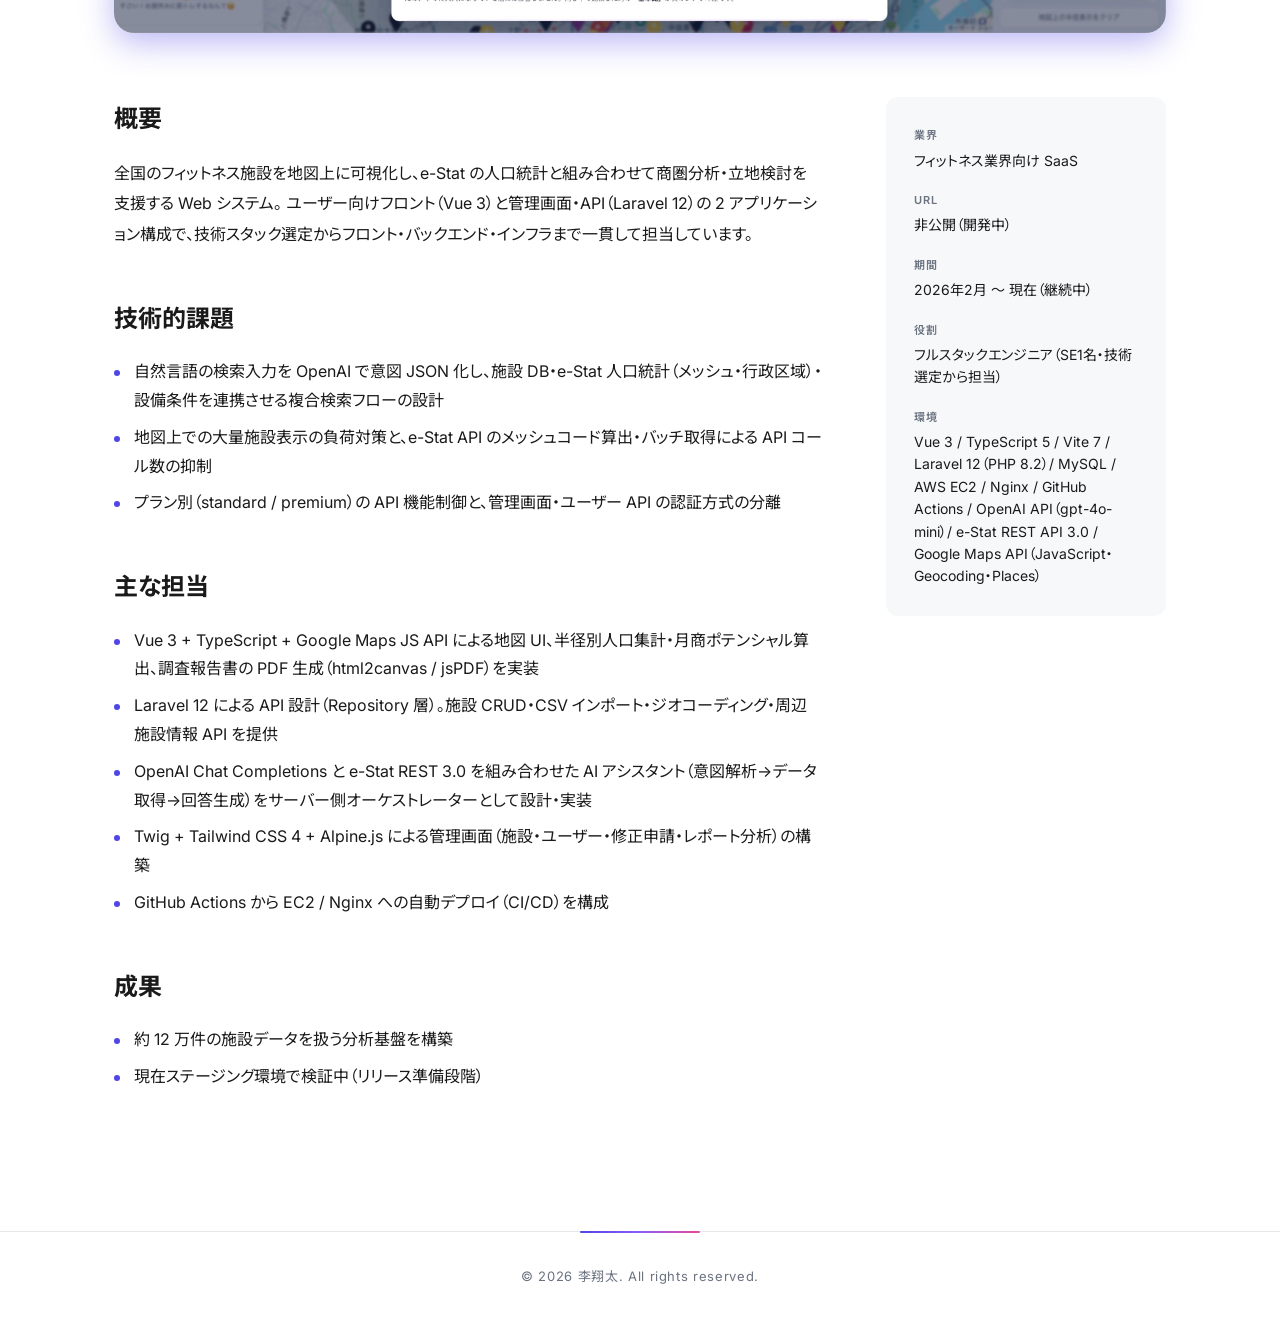
<file: works/fitness-map-analysis.html>
<!DOCTYPE html>
<html lang="ja">
<head>
  <meta charset="UTF-8">
  <meta name="viewport" content="width=device-width, initial-scale=1.0">
  <title>フィットネス業界向け 立地分析・商圏調査マップシステム | 李翔太 Portfolio</title>
  <meta name="description" content="全国のフィットネス施設×人口統計で商圏分析を支援する AI 検索機能付きマップシステムの開発実績。Vue 3 + Laravel 12 + OpenAI API で構築。">

  <link rel="preconnect" href="https://fonts.googleapis.com">
  <link rel="preconnect" href="https://fonts.gstatic.com" crossorigin>
  <link href="https://fonts.googleapis.com/css2?family=Inter:wght@400;500;600;700&family=Noto+Sans+JP:wght@400;500;700&display=swap" rel="stylesheet">
  <link rel="stylesheet" href="../assets/css/style.css">
  <link rel="stylesheet" href="../assets/css/works.css">

  <script>
    (function() {
      try {
        const stored = localStorage.getItem('theme');
        const prefersDark = window.matchMedia('(prefers-color-scheme: dark)').matches;
        const theme = stored || (prefersDark ? 'dark' : 'light');
        document.documentElement.setAttribute('data-theme', theme);
      } catch (e) {
        document.documentElement.setAttribute('data-theme', 'light');
      }
    })();
  </script>
</head>
<body>
  <header class="header" id="header">
    <div class="container header__inner">
      <a href="../index.html" class="header__logo">李翔太</a>
      <div class="header__right">
        <nav class="nav" id="nav">
          <ul class="nav__list">
            <li><a href="../index.html#about" class="nav__link">About</a></li>
            <li><a href="../index.html#skills" class="nav__link">Skills</a></li>
            <li><a href="../index.html#works" class="nav__link">Works</a></li>
            <li><a href="../index.html#experience" class="nav__link">Experience</a></li>
            <li><a href="../index.html#contact" class="nav__link">Contact</a></li>
          </ul>
        </nav>
        <button class="theme-toggle" id="themeToggle" aria-label="テーマを切り替え">
          <svg class="theme-toggle__icon theme-toggle__icon--moon" viewBox="0 0 24 24" fill="none" stroke="currentColor" stroke-width="2" stroke-linecap="round" stroke-linejoin="round" aria-hidden="true">
            <path d="M21 12.79A9 9 0 1 1 11.21 3 7 7 0 0 0 21 12.79z"/>
          </svg>
          <svg class="theme-toggle__icon theme-toggle__icon--sun" viewBox="0 0 24 24" fill="none" stroke="currentColor" stroke-width="2" stroke-linecap="round" stroke-linejoin="round" aria-hidden="true">
            <circle cx="12" cy="12" r="4"/>
            <path d="M12 2v2M12 20v2M4.93 4.93l1.41 1.41M17.66 17.66l1.41 1.41M2 12h2M20 12h2M4.93 19.07l1.41-1.41M17.66 6.34l1.41-1.41"/>
          </svg>
        </button>
        <button class="header__toggle" id="navToggle" aria-label="メニューを開く" aria-expanded="false">
          <span></span><span></span><span></span>
        </button>
      </div>
    </div>
  </header>

  <main class="work-detail">
    <div class="container">
      <a href="../index.html#works" class="work-detail__back">作品一覧へ戻る</a>

      <div class="work-detail__header">
        <h1 class="work-detail__title">フィットネス業界向け 立地分析・商圏調査マップシステム</h1>
        <p class="work-detail__lead">
          全国のフィットネス施設を地図上に可視化し、e-Stat の人口統計と組み合わせて商圏分析・立地検討を支援する AI 検索機能付き Web システム。技術選定から一貫担当。
        </p>
        <ul class="work-detail__tags">
          <li>Vue 3</li>
          <li>Laravel 12</li>
          <li>OpenAI API</li>
          <li>Google Maps</li>
          <li>e-Stat API</li>
        </ul>
      </div>

      <div class="work-detail__hero work-detail__hero--shot">
        <img src="../assets/images/works/firstview1-fitness.jpg" alt="立地分析・商圏調査マップシステム 地図画面">
      </div>
      <div class="work-detail__gallery">
        <img src="../assets/images/works/firstview2-fitness.jpg" alt="立地分析・商圏調査マップシステム 分析画面" loading="lazy">
      </div>

      <div class="work-detail__layout">
        <div class="work-detail__main">
          <h2>概要</h2>
          <p>
            全国のフィットネス施設を地図上に可視化し、e-Stat の人口統計と組み合わせて商圏分析・立地検討を支援する Web システム。
            ユーザー向けフロント（Vue 3）と管理画面・API（Laravel 12）の 2 アプリケーション構成で、技術スタック選定からフロント・バックエンド・インフラまで一貫して担当しています。
          </p>

          <h2>技術的課題</h2>
          <ul>
            <li>自然言語の検索入力を OpenAI で意図 JSON 化し、施設 DB・e-Stat 人口統計（メッシュ・行政区域）・設備条件を連携させる複合検索フローの設計</li>
            <li>地図上での大量施設表示の負荷対策と、e-Stat API のメッシュコード算出・バッチ取得による API コール数の抑制</li>
            <li>プラン別（standard / premium）の API 機能制御と、管理画面・ユーザー API の認証方式の分離</li>
          </ul>

          <h2>主な担当</h2>
          <ul>
            <li>Vue 3 + TypeScript + Google Maps JS API による地図 UI、半径別人口集計・月商ポテンシャル算出、調査報告書の PDF 生成（html2canvas / jsPDF）を実装</li>
            <li>Laravel 12 による API 設計（Repository 層）。施設 CRUD・CSV インポート・ジオコーディング・周辺施設情報 API を提供</li>
            <li>OpenAI Chat Completions と e-Stat REST 3.0 を組み合わせた AI アシスタント（意図解析→データ取得→回答生成）をサーバー側オーケストレーターとして設計・実装</li>
            <li>Twig + Tailwind CSS 4 + Alpine.js による管理画面（施設・ユーザー・修正申請・レポート分析）の構築</li>
            <li>GitHub Actions から EC2 / Nginx への自動デプロイ（CI/CD）を構成</li>
          </ul>

          <h2>成果</h2>
          <ul>
            <li>約 12 万件の施設データを扱う分析基盤を構築</li>
            <li>現在ステージング環境で検証中（リリース準備段階）</li>
          </ul>
        </div>

        <aside class="work-detail__side">
          <dl>
            <div>
              <dt>業界</dt>
              <dd>フィットネス業界向け SaaS</dd>
            </div>
            <div>
              <dt>URL</dt>
              <dd>非公開（開発中）</dd>
            </div>
            <div>
              <dt>期間</dt>
              <dd>2026年2月 〜 現在（継続中）</dd>
            </div>
            <div>
              <dt>役割</dt>
              <dd>フルスタックエンジニア（SE1名・技術選定から担当）</dd>
            </div>
            <div>
              <dt>環境</dt>
              <dd>Vue 3 / TypeScript 5 / Vite 7 / Laravel 12（PHP 8.2）/ MySQL / AWS EC2 / Nginx / GitHub Actions / OpenAI API（gpt-4o-mini）/ e-Stat REST API 3.0 / Google Maps API（JavaScript・Geocoding・Places）</dd>
            </div>
          </dl>
        </aside>
      </div>
    </div>
  </main>

  <footer class="footer">
    <div class="container footer__inner">
      <p class="footer__copy">&copy; <span id="year"></span> 李翔太. All rights reserved.</p>
    </div>
  </footer>

  <script src="../assets/js/script.js"></script>
</body>
</html>
</file>
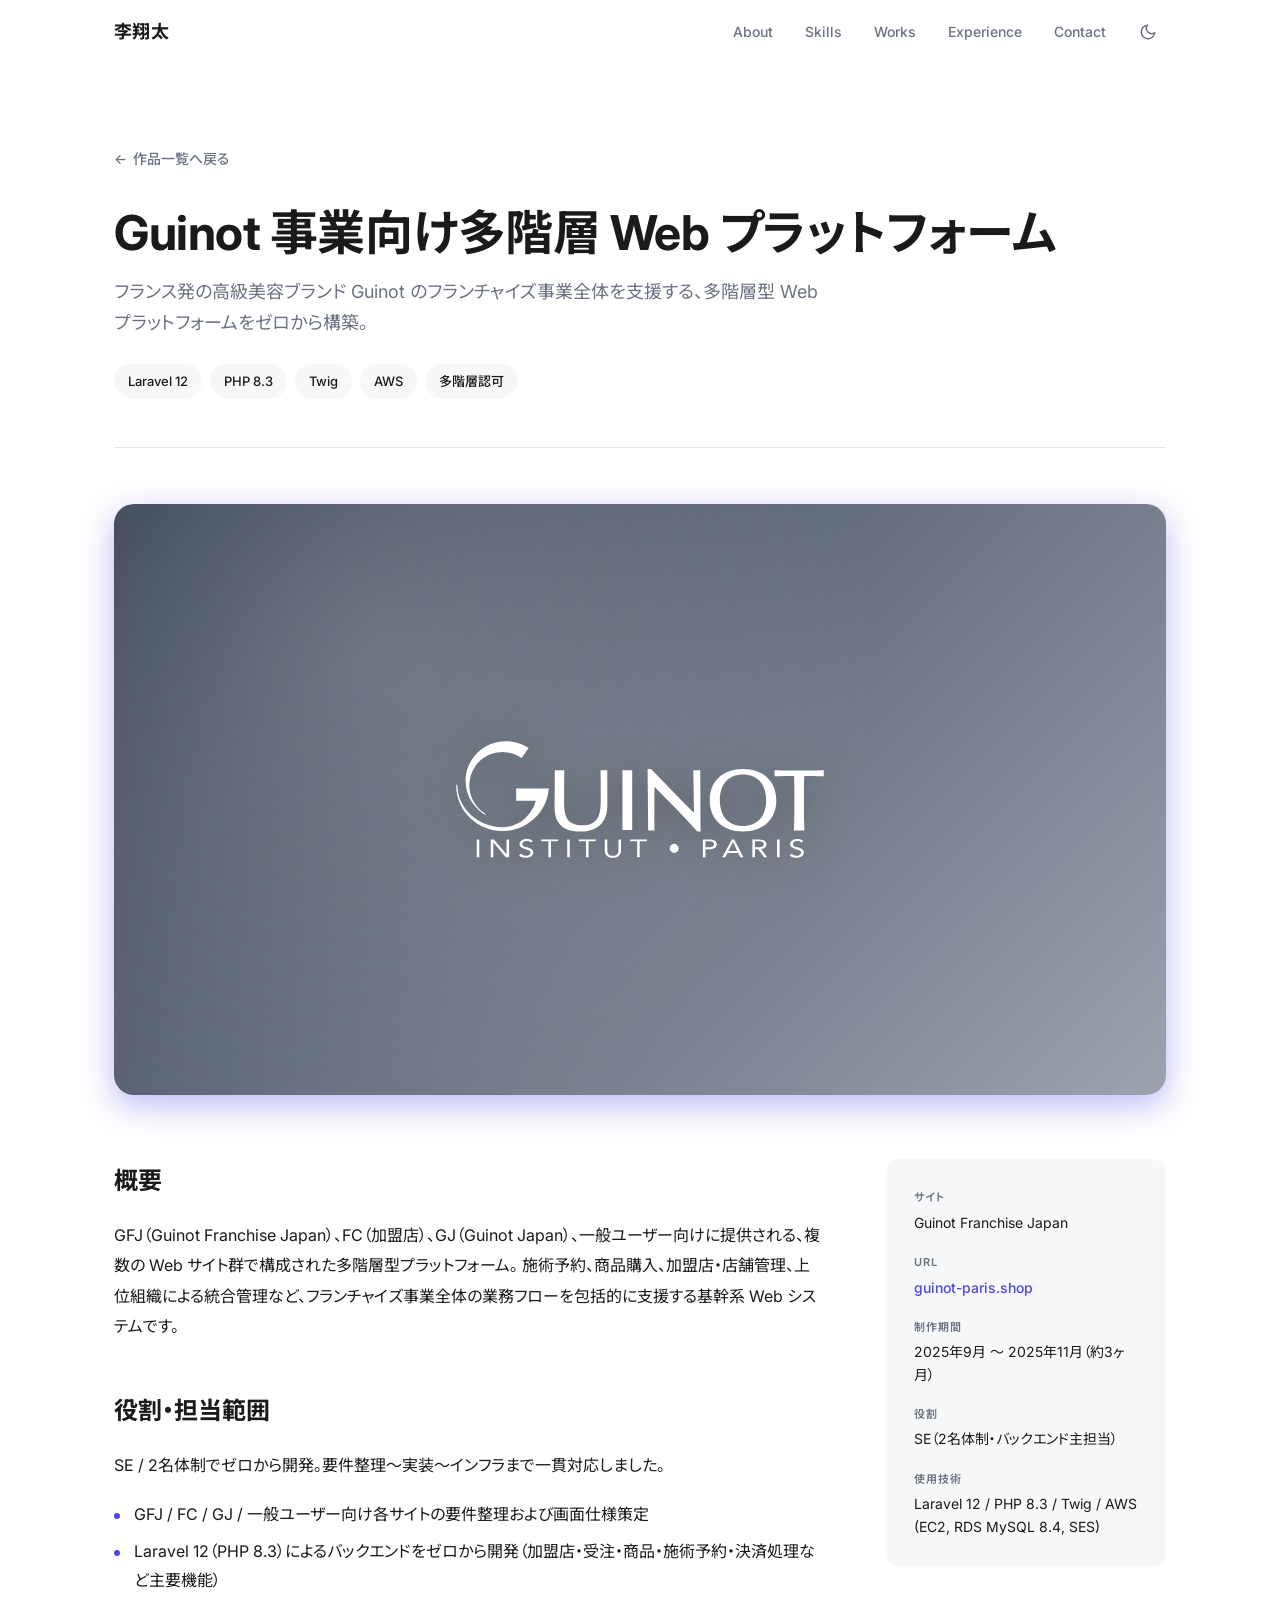
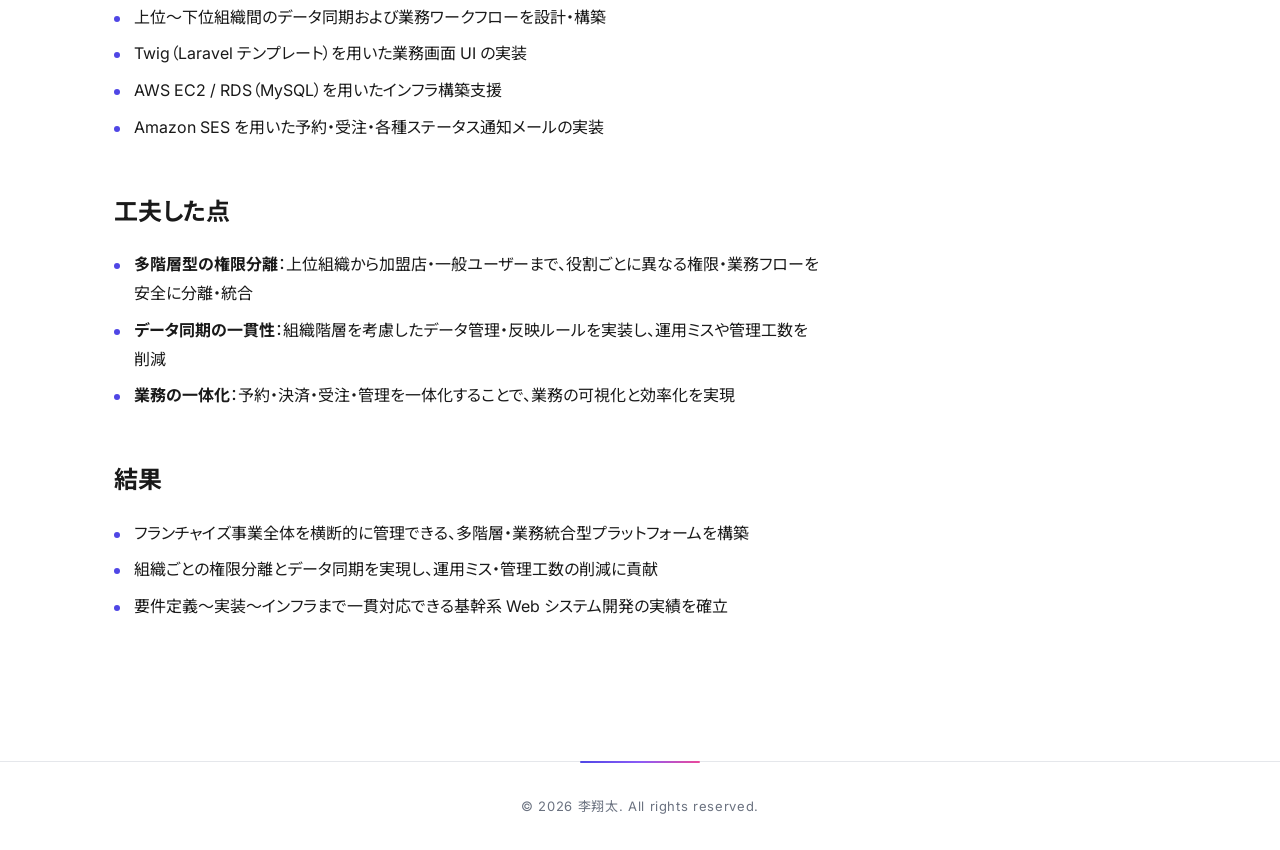
<file: works/guinot-paris.html>
<!DOCTYPE html>
<html lang="ja">
<head>
  <meta charset="UTF-8">
  <meta name="viewport" content="width=device-width, initial-scale=1.0">
  <title>Guinot 事業向け多階層 Web プラットフォーム | 李翔太 Portfolio</title>
  <meta name="description" content="フランチャイズ事業全体を支援する多階層型 Web システムの開発実績。Laravel 12 + Twig + AWS で構築。">

  <link rel="preconnect" href="https://fonts.googleapis.com">
  <link rel="preconnect" href="https://fonts.gstatic.com" crossorigin>
  <link href="https://fonts.googleapis.com/css2?family=Inter:wght@400;500;600;700&family=Noto+Sans+JP:wght@400;500;700&display=swap" rel="stylesheet">
  <link rel="stylesheet" href="../assets/css/style.css">
  <link rel="stylesheet" href="../assets/css/works.css">

  <script>
    (function() {
      try {
        const stored = localStorage.getItem('theme');
        const prefersDark = window.matchMedia('(prefers-color-scheme: dark)').matches;
        const theme = stored || (prefersDark ? 'dark' : 'light');
        document.documentElement.setAttribute('data-theme', theme);
      } catch (e) {
        document.documentElement.setAttribute('data-theme', 'light');
      }
    })();
  </script>
</head>
<body>
  <header class="header" id="header">
    <div class="container header__inner">
      <a href="../index.html" class="header__logo">李翔太</a>
      <div class="header__right">
        <nav class="nav" id="nav">
          <ul class="nav__list">
            <li><a href="../index.html#about" class="nav__link">About</a></li>
            <li><a href="../index.html#skills" class="nav__link">Skills</a></li>
            <li><a href="../index.html#works" class="nav__link">Works</a></li>
            <li><a href="../index.html#experience" class="nav__link">Experience</a></li>
            <li><a href="../index.html#contact" class="nav__link">Contact</a></li>
          </ul>
        </nav>
        <button class="theme-toggle" id="themeToggle" aria-label="テーマを切り替え">
          <svg class="theme-toggle__icon theme-toggle__icon--moon" viewBox="0 0 24 24" fill="none" stroke="currentColor" stroke-width="2" stroke-linecap="round" stroke-linejoin="round" aria-hidden="true">
            <path d="M21 12.79A9 9 0 1 1 11.21 3 7 7 0 0 0 21 12.79z"/>
          </svg>
          <svg class="theme-toggle__icon theme-toggle__icon--sun" viewBox="0 0 24 24" fill="none" stroke="currentColor" stroke-width="2" stroke-linecap="round" stroke-linejoin="round" aria-hidden="true">
            <circle cx="12" cy="12" r="4"/>
            <path d="M12 2v2M12 20v2M4.93 4.93l1.41 1.41M17.66 17.66l1.41 1.41M2 12h2M20 12h2M4.93 19.07l1.41-1.41M17.66 6.34l1.41-1.41"/>
          </svg>
        </button>
        <button class="header__toggle" id="navToggle" aria-label="メニューを開く" aria-expanded="false">
          <span></span><span></span><span></span>
        </button>
      </div>
    </div>
  </header>

  <main class="work-detail">
    <div class="container">
      <a href="../index.html#works" class="work-detail__back">作品一覧へ戻る</a>

      <div class="work-detail__header">
        <h1 class="work-detail__title">Guinot 事業向け多階層 Web プラットフォーム</h1>
        <p class="work-detail__lead">
          フランス発の高級美容ブランド Guinot のフランチャイズ事業全体を支援する、多階層型 Web プラットフォームをゼロから構築。
        </p>
        <ul class="work-detail__tags">
          <li>Laravel 12</li>
          <li>PHP 8.3</li>
          <li>Twig</li>
          <li>AWS</li>
          <li>多階層認可</li>
        </ul>
      </div>

      <div class="work-detail__hero work-detail__hero--icon">
        <img src="../assets/images/works/guinot-logo.svg" alt="Guinot">
      </div>

      <div class="work-detail__layout">
        <div class="work-detail__main">
          <h2>概要</h2>
          <p>
            GFJ（Guinot Franchise Japan）、FC（加盟店）、GJ（Guinot Japan）、一般ユーザー向けに提供される、複数の Web サイト群で構成された多階層型プラットフォーム。
            施術予約、商品購入、加盟店・店舗管理、上位組織による統合管理など、フランチャイズ事業全体の業務フローを包括的に支援する基幹系 Web システムです。
          </p>

          <h2>役割・担当範囲</h2>
          <p>SE / 2名体制でゼロから開発。要件整理〜実装〜インフラまで一貫対応しました。</p>
          <ul>
            <li>GFJ / FC / GJ / 一般ユーザー向け各サイトの要件整理および画面仕様策定</li>
            <li>Laravel 12（PHP 8.3）によるバックエンドをゼロから開発（加盟店・受注・商品・施術予約・決済処理など主要機能）</li>
            <li>上位〜下位組織間のデータ同期および業務ワークフローを設計・構築</li>
            <li>Twig（Laravel テンプレート）を用いた業務画面 UI の実装</li>
            <li>AWS EC2 / RDS（MySQL）を用いたインフラ構築支援</li>
            <li>Amazon SES を用いた予約・受注・各種ステータス通知メールの実装</li>
          </ul>

          <h2>工夫した点</h2>
          <ul>
            <li><strong>多階層型の権限分離</strong>：上位組織から加盟店・一般ユーザーまで、役割ごとに異なる権限・業務フローを安全に分離・統合</li>
            <li><strong>データ同期の一貫性</strong>：組織階層を考慮したデータ管理・反映ルールを実装し、運用ミスや管理工数を削減</li>
            <li><strong>業務の一体化</strong>：予約・決済・受注・管理を一体化することで、業務の可視化と効率化を実現</li>
          </ul>

          <h2>結果</h2>
          <ul>
            <li>フランチャイズ事業全体を横断的に管理できる、多階層・業務統合型プラットフォームを構築</li>
            <li>組織ごとの権限分離とデータ同期を実現し、運用ミス・管理工数の削減に貢献</li>
            <li>要件定義〜実装〜インフラまで一貫対応できる基幹系 Web システム開発の実績を確立</li>
          </ul>
        </div>

        <aside class="work-detail__side">
          <dl>
            <div>
              <dt>サイト</dt>
              <dd>Guinot Franchise Japan</dd>
            </div>
            <div>
              <dt>URL</dt>
              <dd><a href="https://guinot-paris.shop/" target="_blank" rel="noopener">guinot-paris.shop</a></dd>
            </div>
            <div>
              <dt>制作期間</dt>
              <dd>2025年9月 〜 2025年11月（約3ヶ月）</dd>
            </div>
            <div>
              <dt>役割</dt>
              <dd>SE（2名体制・バックエンド主担当）</dd>
            </div>
            <div>
              <dt>使用技術</dt>
              <dd>Laravel 12 / PHP 8.3 / Twig / AWS (EC2, RDS MySQL 8.4, SES)</dd>
            </div>
          </dl>
        </aside>
      </div>
    </div>
  </main>

  <footer class="footer">
    <div class="container footer__inner">
      <p class="footer__copy">&copy; <span id="year"></span> 李翔太. All rights reserved.</p>
    </div>
  </footer>

  <script src="../assets/js/script.js"></script>
</body>
</html>
</file>
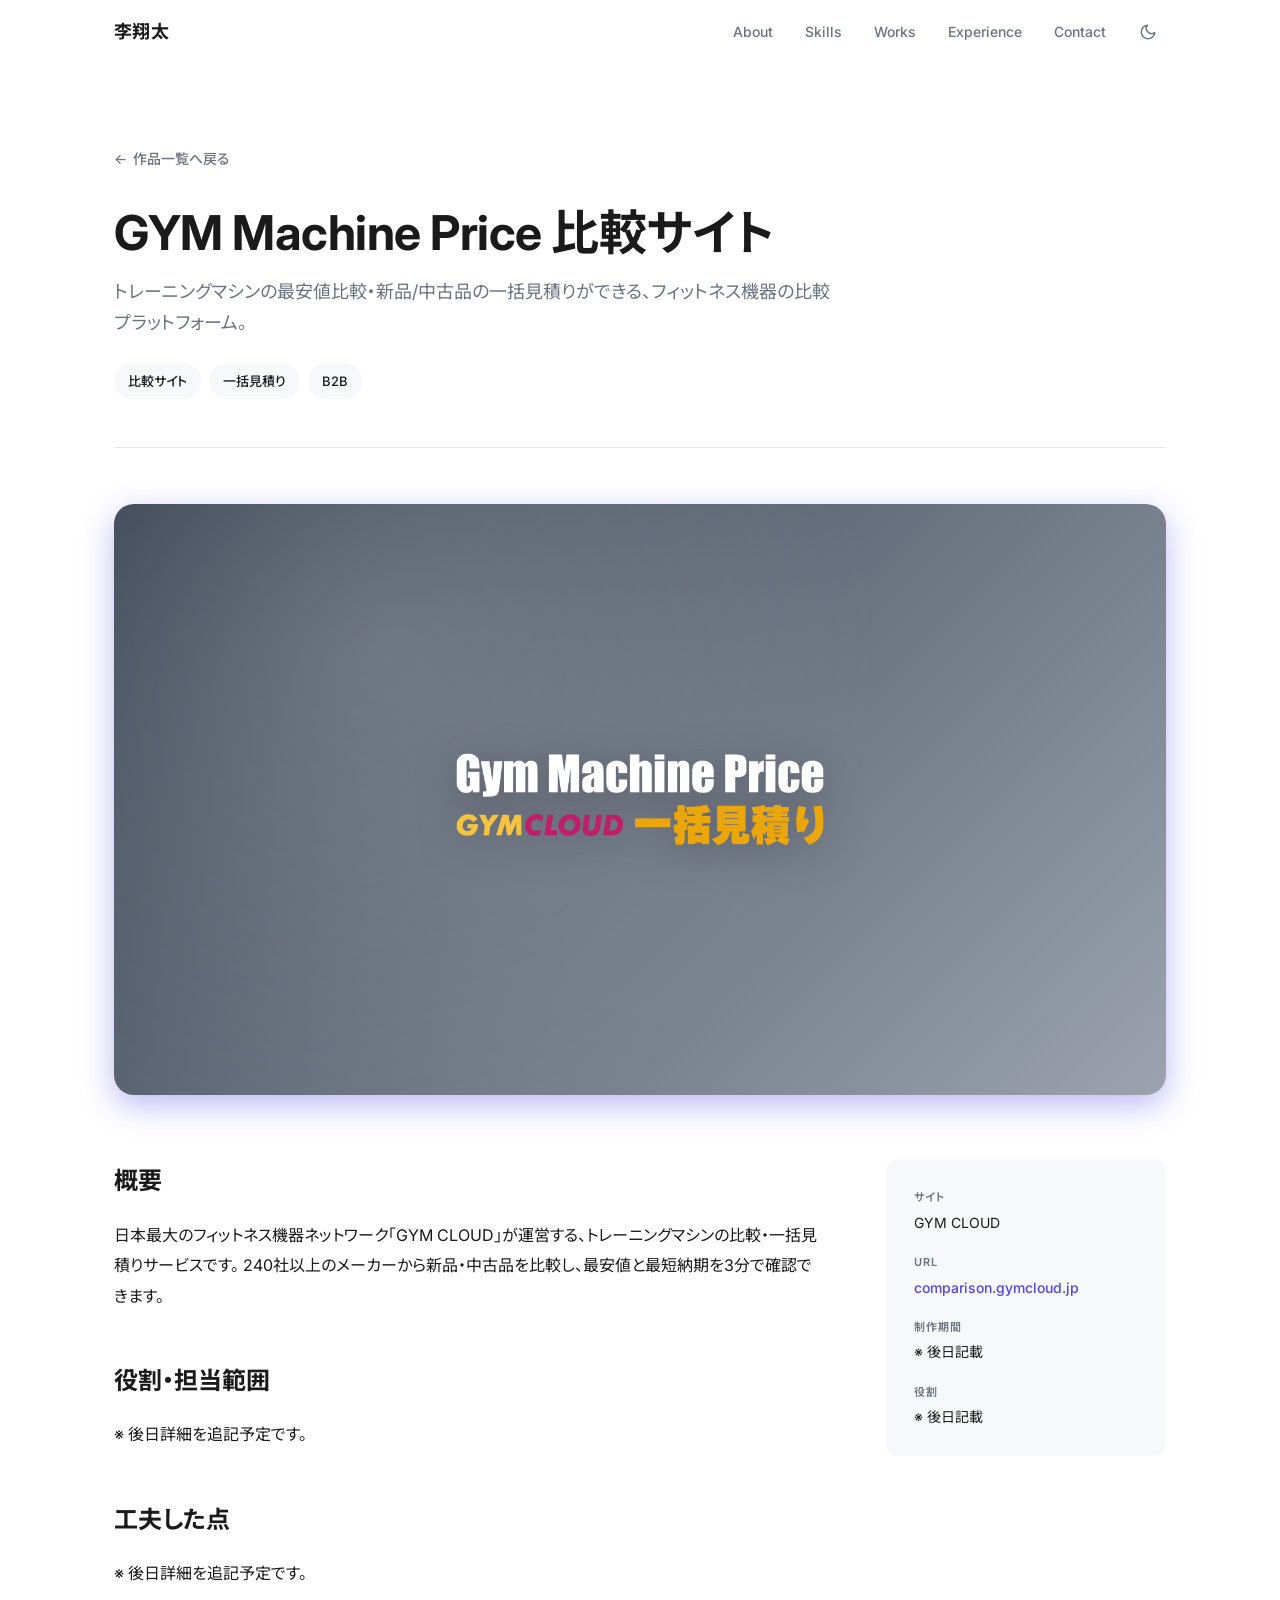
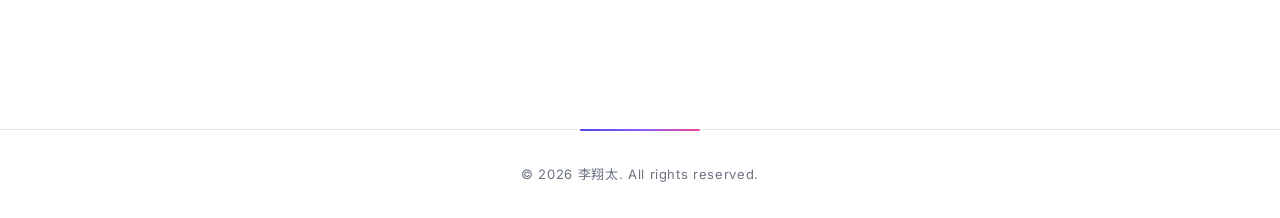
<file: works/gymcloud-comparison.html>
<!DOCTYPE html>
<html lang="ja">
<head>
  <meta charset="UTF-8">
  <meta name="viewport" content="width=device-width, initial-scale=1.0">
  <title>GYM Machine Price 比較サイト | 李翔太 Portfolio</title>
  <meta name="description" content="GYM CLOUD が運営する、トレーニングマシンの最安値比較・一括見積りサイトの実績紹介。">

  <link rel="preconnect" href="https://fonts.googleapis.com">
  <link rel="preconnect" href="https://fonts.gstatic.com" crossorigin>
  <link href="https://fonts.googleapis.com/css2?family=Inter:wght@400;500;600;700&family=Noto+Sans+JP:wght@400;500;700&display=swap" rel="stylesheet">
  <link rel="stylesheet" href="../assets/css/style.css">
  <link rel="stylesheet" href="../assets/css/works.css">

  <script>
    (function() {
      try {
        const stored = localStorage.getItem('theme');
        const prefersDark = window.matchMedia('(prefers-color-scheme: dark)').matches;
        const theme = stored || (prefersDark ? 'dark' : 'light');
        document.documentElement.setAttribute('data-theme', theme);
      } catch (e) {
        document.documentElement.setAttribute('data-theme', 'light');
      }
    })();
  </script>
</head>
<body>
  <header class="header" id="header">
    <div class="container header__inner">
      <a href="../index.html" class="header__logo">李翔太</a>
      <div class="header__right">
        <nav class="nav" id="nav">
          <ul class="nav__list">
            <li><a href="../index.html#about" class="nav__link">About</a></li>
            <li><a href="../index.html#skills" class="nav__link">Skills</a></li>
            <li><a href="../index.html#works" class="nav__link">Works</a></li>
            <li><a href="../index.html#experience" class="nav__link">Experience</a></li>
            <li><a href="../index.html#contact" class="nav__link">Contact</a></li>
          </ul>
        </nav>
        <button class="theme-toggle" id="themeToggle" aria-label="テーマを切り替え">
          <svg class="theme-toggle__icon theme-toggle__icon--moon" viewBox="0 0 24 24" fill="none" stroke="currentColor" stroke-width="2" stroke-linecap="round" stroke-linejoin="round" aria-hidden="true">
            <path d="M21 12.79A9 9 0 1 1 11.21 3 7 7 0 0 0 21 12.79z"/>
          </svg>
          <svg class="theme-toggle__icon theme-toggle__icon--sun" viewBox="0 0 24 24" fill="none" stroke="currentColor" stroke-width="2" stroke-linecap="round" stroke-linejoin="round" aria-hidden="true">
            <circle cx="12" cy="12" r="4"/>
            <path d="M12 2v2M12 20v2M4.93 4.93l1.41 1.41M17.66 17.66l1.41 1.41M2 12h2M20 12h2M4.93 19.07l1.41-1.41M17.66 6.34l1.41-1.41"/>
          </svg>
        </button>
        <button class="header__toggle" id="navToggle" aria-label="メニューを開く" aria-expanded="false">
          <span></span><span></span><span></span>
        </button>
      </div>
    </div>
  </header>

  <main class="work-detail">
    <div class="container">
      <a href="../index.html#works" class="work-detail__back">作品一覧へ戻る</a>

      <div class="work-detail__header">
        <h1 class="work-detail__title">GYM Machine Price 比較サイト</h1>
        <p class="work-detail__lead">
          トレーニングマシンの最安値比較・新品/中古品の一括見積りができる、フィットネス機器の比較プラットフォーム。
        </p>
        <ul class="work-detail__tags">
          <li>比較サイト</li>
          <li>一括見積り</li>
          <li>B2B</li>
        </ul>
      </div>

      <div class="work-detail__hero work-detail__hero--icon">
        <img src="../assets/images/works/gymcloud-logo.png" alt="GYM CLOUD">
      </div>

      <div class="work-detail__layout">
        <div class="work-detail__main">
          <h2>概要</h2>
          <p>
            日本最大のフィットネス機器ネットワーク「GYM CLOUD」が運営する、トレーニングマシンの比較・一括見積りサービスです。
            240社以上のメーカーから新品・中古品を比較し、最安値と最短納期を3分で確認できます。
          </p>

          <h2>役割・担当範囲</h2>
          <p>※ 後日詳細を追記予定です。</p>

          <h2>工夫した点</h2>
          <p>※ 後日詳細を追記予定です。</p>
        </div>

        <aside class="work-detail__side">
          <dl>
            <div>
              <dt>サイト</dt>
              <dd>GYM CLOUD</dd>
            </div>
            <div>
              <dt>URL</dt>
              <dd><a href="https://comparison.gymcloud.jp/" target="_blank" rel="noopener">comparison.gymcloud.jp</a></dd>
            </div>
            <div>
              <dt>制作期間</dt>
              <dd>※ 後日記載</dd>
            </div>
            <div>
              <dt>役割</dt>
              <dd>※ 後日記載</dd>
            </div>
          </dl>
        </aside>
      </div>
    </div>
  </main>

  <footer class="footer">
    <div class="container footer__inner">
      <p class="footer__copy">&copy; <span id="year"></span> 李翔太. All rights reserved.</p>
    </div>
  </footer>

  <script src="../assets/js/script.js"></script>
</body>
</html>
</file>
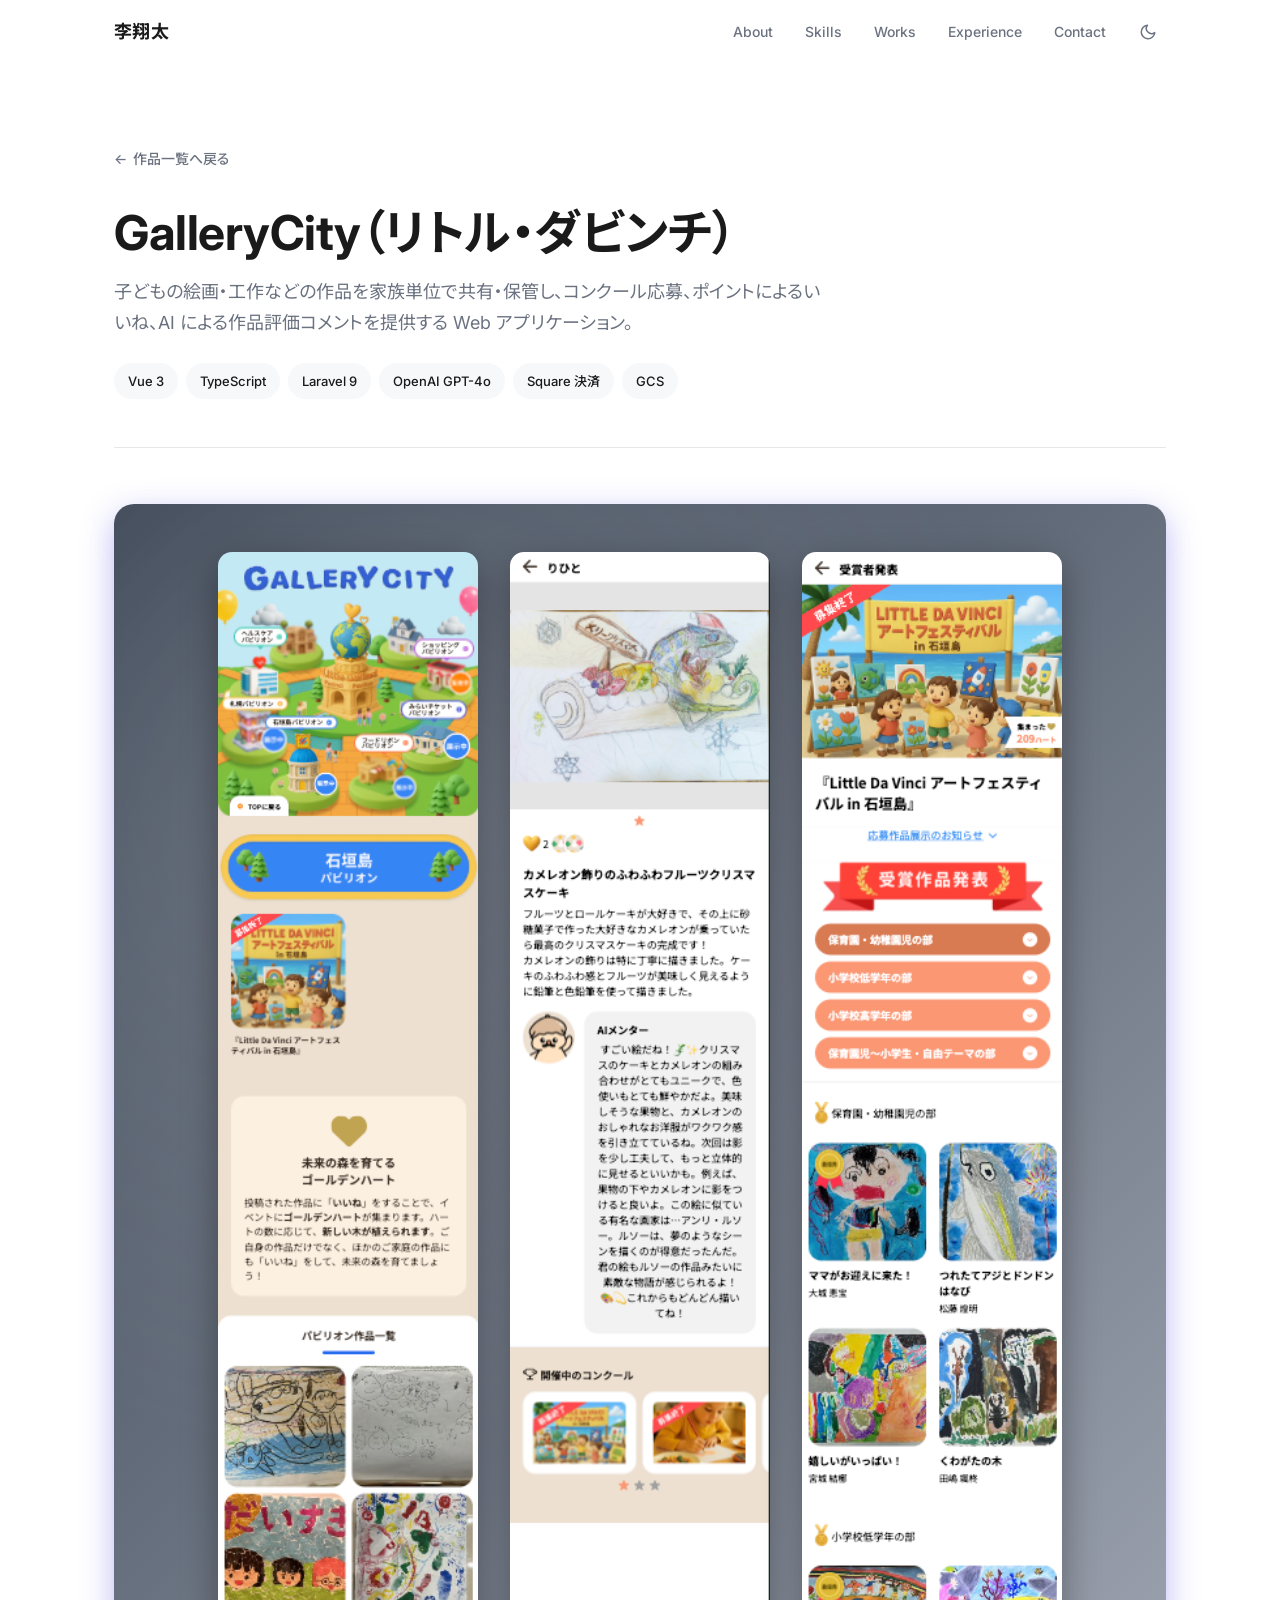
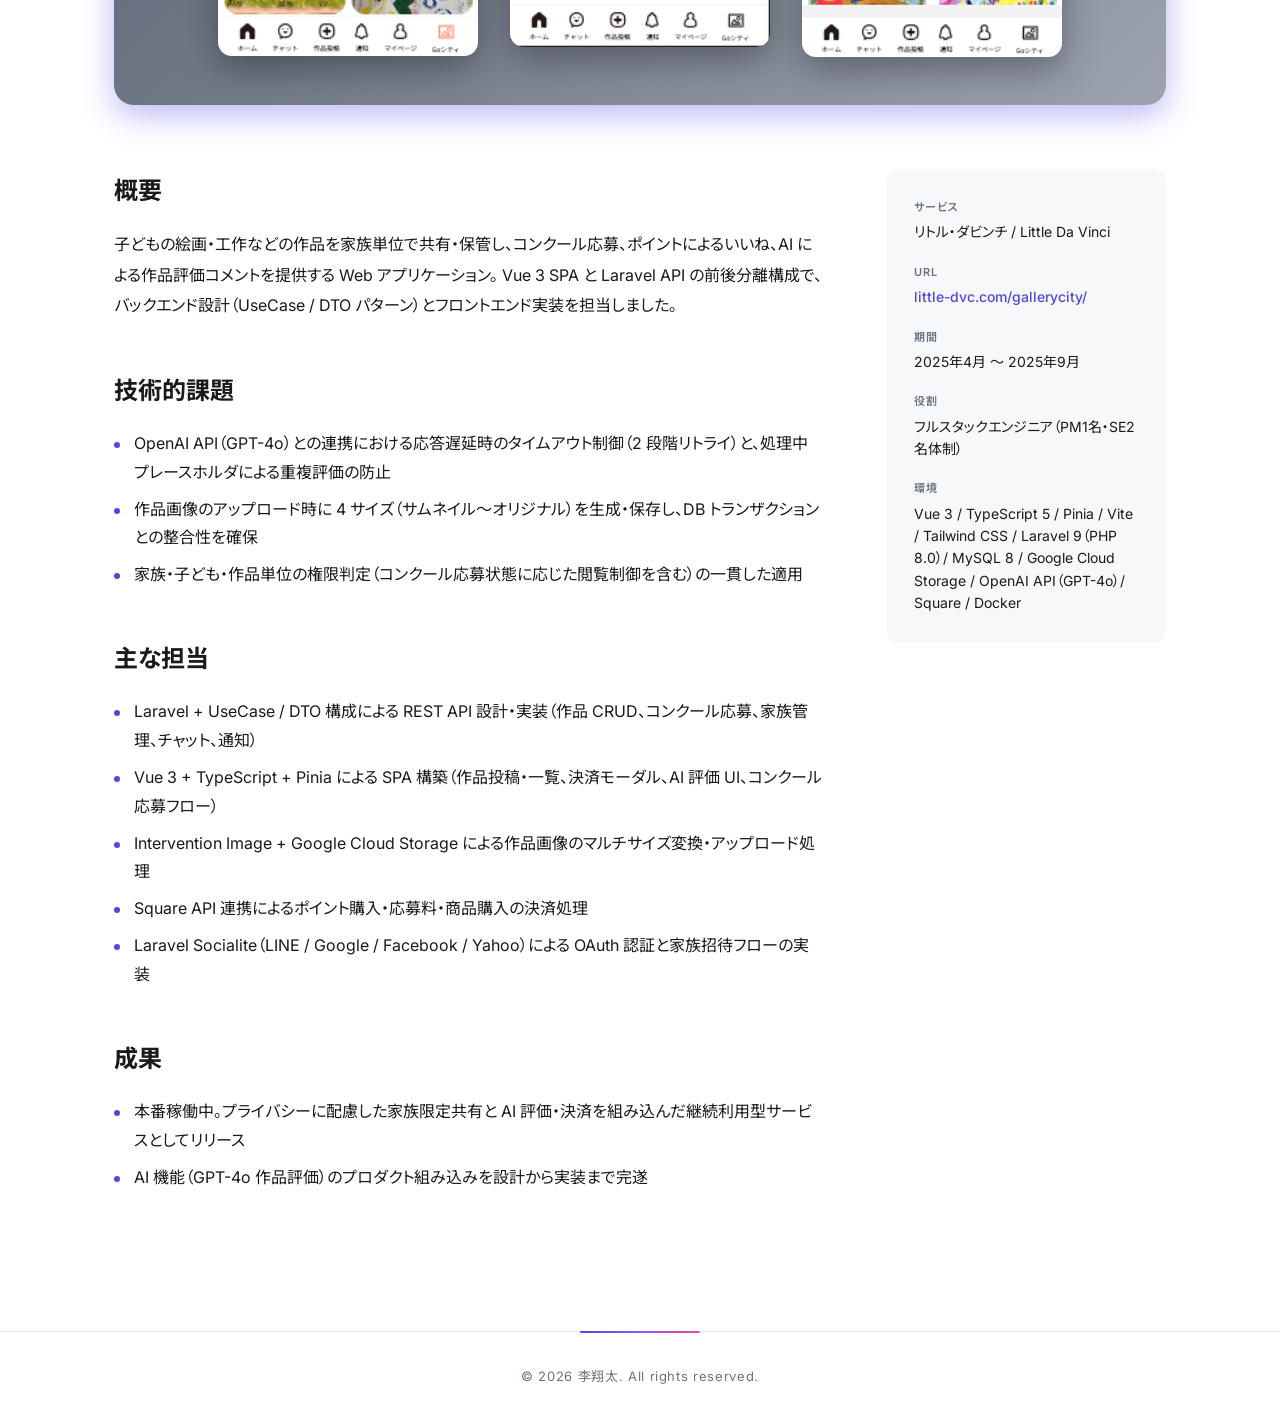
<file: works/little-dvc-gallerycity.html>
<!DOCTYPE html>
<html lang="ja">
<head>
  <meta charset="UTF-8">
  <meta name="viewport" content="width=device-width, initial-scale=1.0">
  <title>GalleryCity（リトル・ダビンチ） | 李翔太 Portfolio</title>
  <meta name="description" content="子どもの作品を家族で共有し、AI 評価・コンクール応募ができるギャラリープラットフォーム。Vue 3 + Laravel + OpenAI GPT-4o で構築。">

  <link rel="preconnect" href="https://fonts.googleapis.com">
  <link rel="preconnect" href="https://fonts.gstatic.com" crossorigin>
  <link href="https://fonts.googleapis.com/css2?family=Inter:wght@400;500;600;700&family=Noto+Sans+JP:wght@400;500;700&display=swap" rel="stylesheet">
  <link rel="stylesheet" href="../assets/css/style.css">
  <link rel="stylesheet" href="../assets/css/works.css">

  <script>
    (function() {
      try {
        const stored = localStorage.getItem('theme');
        const prefersDark = window.matchMedia('(prefers-color-scheme: dark)').matches;
        const theme = stored || (prefersDark ? 'dark' : 'light');
        document.documentElement.setAttribute('data-theme', theme);
      } catch (e) {
        document.documentElement.setAttribute('data-theme', 'light');
      }
    })();
  </script>
</head>
<body>
  <header class="header" id="header">
    <div class="container header__inner">
      <a href="../index.html" class="header__logo">李翔太</a>
      <div class="header__right">
        <nav class="nav" id="nav">
          <ul class="nav__list">
            <li><a href="../index.html#about" class="nav__link">About</a></li>
            <li><a href="../index.html#skills" class="nav__link">Skills</a></li>
            <li><a href="../index.html#works" class="nav__link">Works</a></li>
            <li><a href="../index.html#experience" class="nav__link">Experience</a></li>
            <li><a href="../index.html#contact" class="nav__link">Contact</a></li>
          </ul>
        </nav>
        <button class="theme-toggle" id="themeToggle" aria-label="テーマを切り替え">
          <svg class="theme-toggle__icon theme-toggle__icon--moon" viewBox="0 0 24 24" fill="none" stroke="currentColor" stroke-width="2" stroke-linecap="round" stroke-linejoin="round" aria-hidden="true">
            <path d="M21 12.79A9 9 0 1 1 11.21 3 7 7 0 0 0 21 12.79z"/>
          </svg>
          <svg class="theme-toggle__icon theme-toggle__icon--sun" viewBox="0 0 24 24" fill="none" stroke="currentColor" stroke-width="2" stroke-linecap="round" stroke-linejoin="round" aria-hidden="true">
            <circle cx="12" cy="12" r="4"/>
            <path d="M12 2v2M12 20v2M4.93 4.93l1.41 1.41M17.66 17.66l1.41 1.41M2 12h2M20 12h2M4.93 19.07l1.41-1.41M17.66 6.34l1.41-1.41"/>
          </svg>
        </button>
        <button class="header__toggle" id="navToggle" aria-label="メニューを開く" aria-expanded="false">
          <span></span><span></span><span></span>
        </button>
      </div>
    </div>
  </header>

  <main class="work-detail">
    <div class="container">
      <a href="../index.html#works" class="work-detail__back">作品一覧へ戻る</a>

      <div class="work-detail__header">
        <h1 class="work-detail__title">GalleryCity（リトル・ダビンチ）</h1>
        <p class="work-detail__lead">
          子どもの絵画・工作などの作品を家族単位で共有・保管し、コンクール応募、ポイントによるいいね、AI による作品評価コメントを提供する Web アプリケーション。
        </p>
        <ul class="work-detail__tags">
          <li>Vue 3</li>
          <li>TypeScript</li>
          <li>Laravel 9</li>
          <li>OpenAI GPT-4o</li>
          <li>Square 決済</li>
          <li>GCS</li>
        </ul>
      </div>

      <div class="work-detail__hero work-detail__hero--phones">
        <img src="../assets/images/works/firstview1-littledvc.jpg" alt="GalleryCity ホーム画面（モバイル）">
        <img src="../assets/images/works/firstview2-littledvc.jpg" alt="GalleryCity 作品詳細画面（モバイル）">
        <img src="../assets/images/works/firstview3-littledvc.jpg" alt="GalleryCity コンクール応募画面（モバイル）">
      </div>

      <div class="work-detail__layout">
        <div class="work-detail__main">
          <h2>概要</h2>
          <p>
            子どもの絵画・工作などの作品を家族単位で共有・保管し、コンクール応募、ポイントによるいいね、AI による作品評価コメントを提供する Web アプリケーション。
            Vue 3 SPA と Laravel API の前後分離構成で、バックエンド設計（UseCase / DTO パターン）とフロントエンド実装を担当しました。
          </p>

          <h2>技術的課題</h2>
          <ul>
            <li>OpenAI API（GPT-4o）との連携における応答遅延時のタイムアウト制御（2 段階リトライ）と、処理中プレースホルダによる重複評価の防止</li>
            <li>作品画像のアップロード時に 4 サイズ（サムネイル〜オリジナル）を生成・保存し、DB トランザクションとの整合性を確保</li>
            <li>家族・子ども・作品単位の権限判定（コンクール応募状態に応じた閲覧制御を含む）の一貫した適用</li>
          </ul>

          <h2>主な担当</h2>
          <ul>
            <li>Laravel + UseCase / DTO 構成による REST API 設計・実装（作品 CRUD、コンクール応募、家族管理、チャット、通知）</li>
            <li>Vue 3 + TypeScript + Pinia による SPA 構築（作品投稿・一覧、決済モーダル、AI 評価 UI、コンクール応募フロー）</li>
            <li>Intervention Image + Google Cloud Storage による作品画像のマルチサイズ変換・アップロード処理</li>
            <li>Square API 連携によるポイント購入・応募料・商品購入の決済処理</li>
            <li>Laravel Socialite（LINE / Google / Facebook / Yahoo）による OAuth 認証と家族招待フローの実装</li>
          </ul>

          <h2>成果</h2>
          <ul>
            <li>本番稼働中。プライバシーに配慮した家族限定共有と AI 評価・決済を組み込んだ継続利用型サービスとしてリリース</li>
            <li>AI 機能（GPT-4o 作品評価）のプロダクト組み込みを設計から実装まで完遂</li>
          </ul>
        </div>

        <aside class="work-detail__side">
          <dl>
            <div>
              <dt>サービス</dt>
              <dd>リトル・ダビンチ / Little Da Vinci</dd>
            </div>
            <div>
              <dt>URL</dt>
              <dd><a href="https://little-dvc.com/gallerycity/" target="_blank" rel="noopener">little-dvc.com/gallerycity/</a></dd>
            </div>
            <div>
              <dt>期間</dt>
              <dd>2025年4月 〜 2025年9月</dd>
            </div>
            <div>
              <dt>役割</dt>
              <dd>フルスタックエンジニア（PM1名・SE2名体制）</dd>
            </div>
            <div>
              <dt>環境</dt>
              <dd>Vue 3 / TypeScript 5 / Pinia / Vite / Tailwind CSS / Laravel 9（PHP 8.0）/ MySQL 8 / Google Cloud Storage / OpenAI API（GPT-4o）/ Square / Docker</dd>
            </div>
          </dl>
        </aside>
      </div>
    </div>
  </main>

  <footer class="footer">
    <div class="container footer__inner">
      <p class="footer__copy">&copy; <span id="year"></span> 李翔太. All rights reserved.</p>
    </div>
  </footer>

  <script src="../assets/js/script.js"></script>
</body>
</html>
</file>
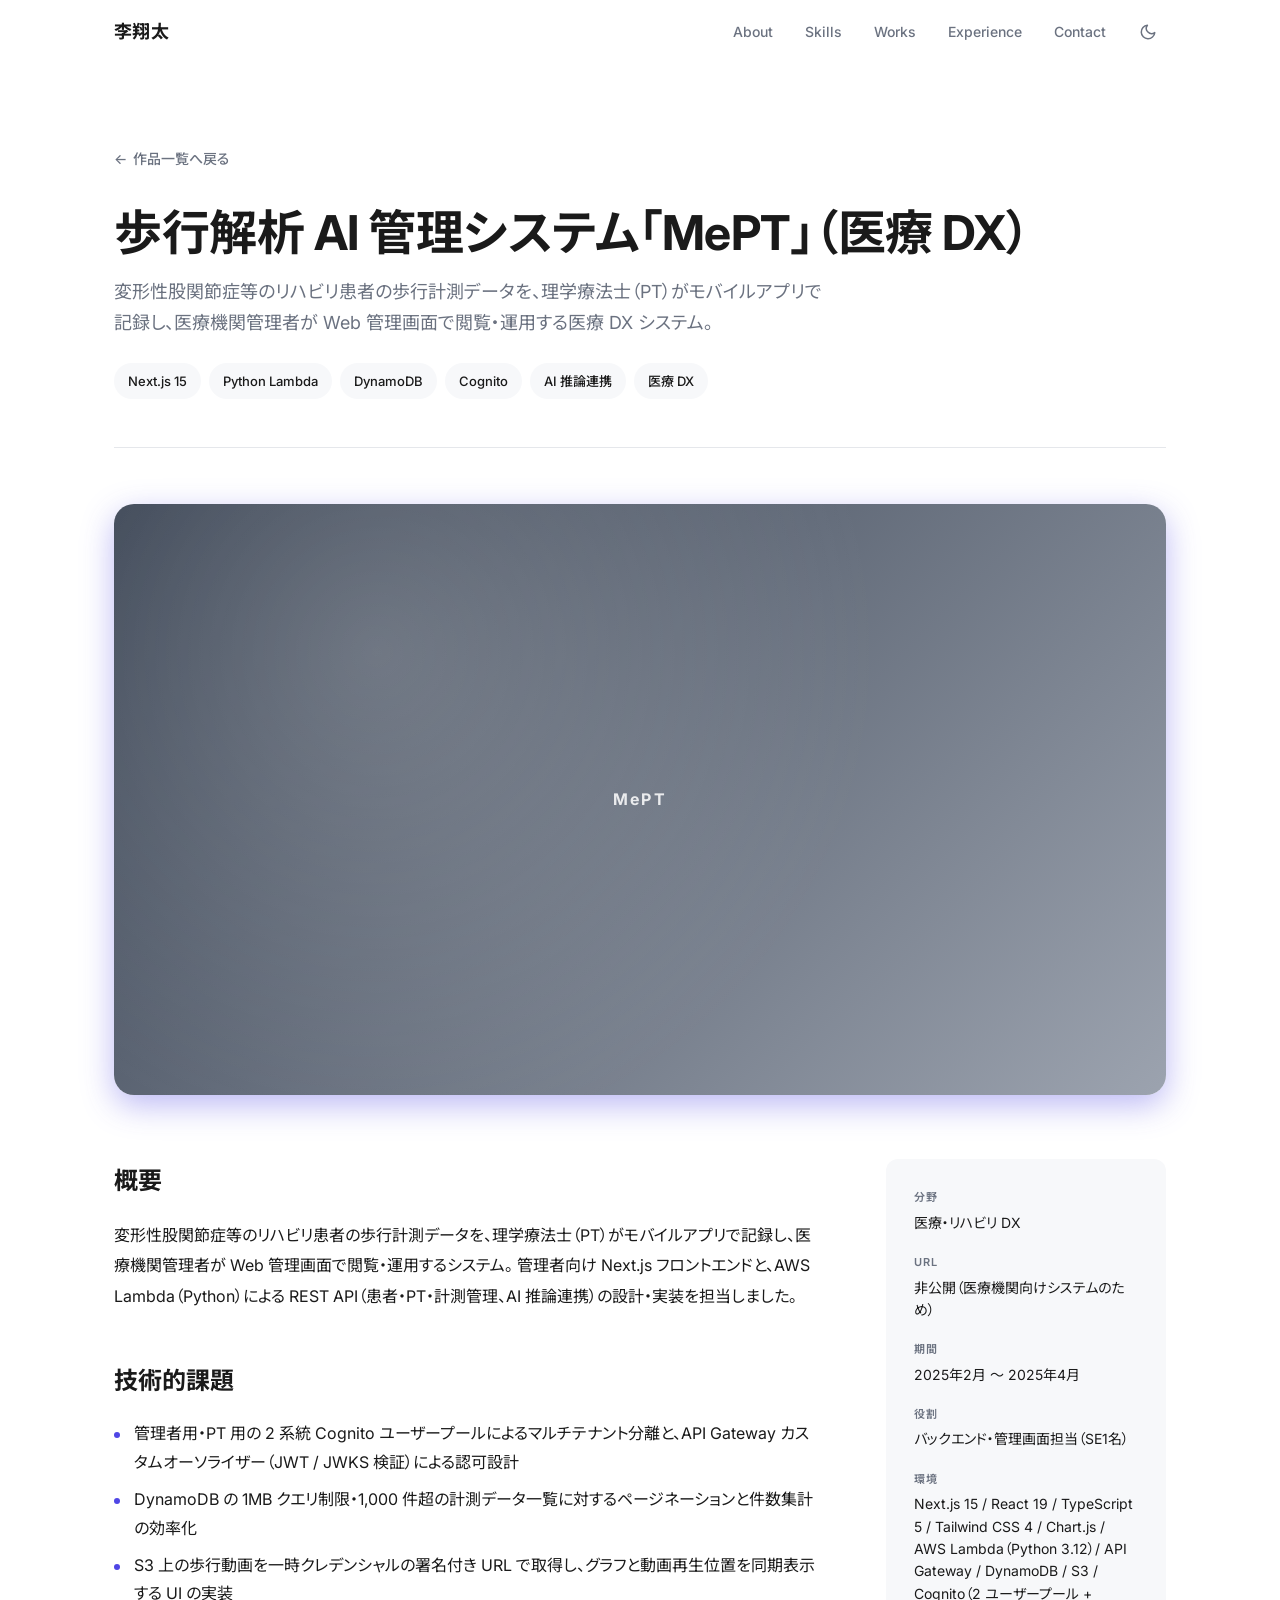
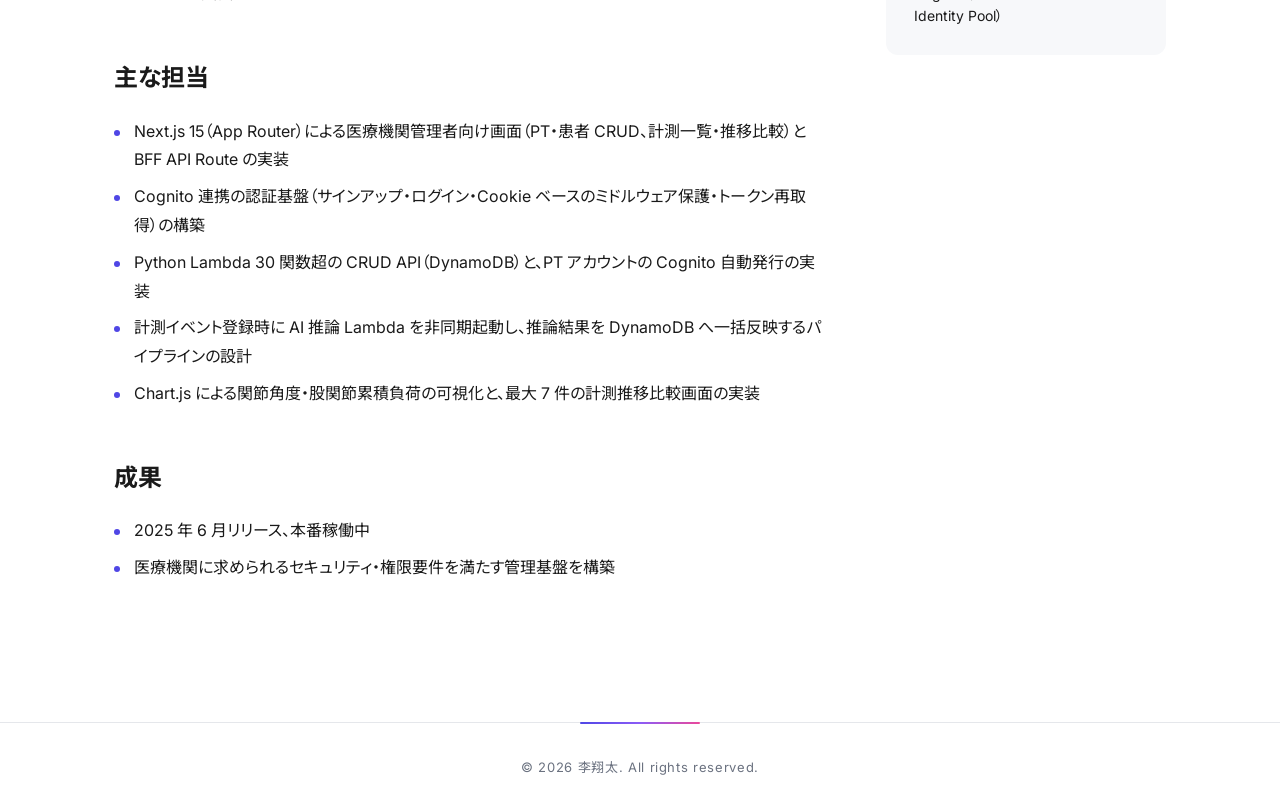
<file: works/mept-gait-analysis.html>
<!DOCTYPE html>
<html lang="ja">
<head>
  <meta charset="UTF-8">
  <meta name="viewport" content="width=device-width, initial-scale=1.0">
  <title>歩行解析 AI 管理システム「MePT」（医療 DX） | 李翔太 Portfolio</title>
  <meta name="description" content="リハビリ患者の歩行計測データを管理する医療 DX システム「MePT」の開発実績。Next.js 15 + Python Lambda + DynamoDB + Cognito で構築。">

  <link rel="preconnect" href="https://fonts.googleapis.com">
  <link rel="preconnect" href="https://fonts.gstatic.com" crossorigin>
  <link href="https://fonts.googleapis.com/css2?family=Inter:wght@400;500;600;700&family=Noto+Sans+JP:wght@400;500;700&display=swap" rel="stylesheet">
  <link rel="stylesheet" href="../assets/css/style.css">
  <link rel="stylesheet" href="../assets/css/works.css">

  <script>
    (function() {
      try {
        const stored = localStorage.getItem('theme');
        const prefersDark = window.matchMedia('(prefers-color-scheme: dark)').matches;
        const theme = stored || (prefersDark ? 'dark' : 'light');
        document.documentElement.setAttribute('data-theme', theme);
      } catch (e) {
        document.documentElement.setAttribute('data-theme', 'light');
      }
    })();
  </script>
</head>
<body>
  <header class="header" id="header">
    <div class="container header__inner">
      <a href="../index.html" class="header__logo">李翔太</a>
      <div class="header__right">
        <nav class="nav" id="nav">
          <ul class="nav__list">
            <li><a href="../index.html#about" class="nav__link">About</a></li>
            <li><a href="../index.html#skills" class="nav__link">Skills</a></li>
            <li><a href="../index.html#works" class="nav__link">Works</a></li>
            <li><a href="../index.html#experience" class="nav__link">Experience</a></li>
            <li><a href="../index.html#contact" class="nav__link">Contact</a></li>
          </ul>
        </nav>
        <button class="theme-toggle" id="themeToggle" aria-label="テーマを切り替え">
          <svg class="theme-toggle__icon theme-toggle__icon--moon" viewBox="0 0 24 24" fill="none" stroke="currentColor" stroke-width="2" stroke-linecap="round" stroke-linejoin="round" aria-hidden="true">
            <path d="M21 12.79A9 9 0 1 1 11.21 3 7 7 0 0 0 21 12.79z"/>
          </svg>
          <svg class="theme-toggle__icon theme-toggle__icon--sun" viewBox="0 0 24 24" fill="none" stroke="currentColor" stroke-width="2" stroke-linecap="round" stroke-linejoin="round" aria-hidden="true">
            <circle cx="12" cy="12" r="4"/>
            <path d="M12 2v2M12 20v2M4.93 4.93l1.41 1.41M17.66 17.66l1.41 1.41M2 12h2M20 12h2M4.93 19.07l1.41-1.41M17.66 6.34l1.41-1.41"/>
          </svg>
        </button>
        <button class="header__toggle" id="navToggle" aria-label="メニューを開く" aria-expanded="false">
          <span></span><span></span><span></span>
        </button>
      </div>
    </div>
  </header>

  <main class="work-detail">
    <div class="container">
      <a href="../index.html#works" class="work-detail__back">作品一覧へ戻る</a>

      <div class="work-detail__header">
        <h1 class="work-detail__title">歩行解析 AI 管理システム「MePT」（医療 DX）</h1>
        <p class="work-detail__lead">
          変形性股関節症等のリハビリ患者の歩行計測データを、理学療法士（PT）がモバイルアプリで記録し、医療機関管理者が Web 管理画面で閲覧・運用する医療 DX システム。
        </p>
        <ul class="work-detail__tags">
          <li>Next.js 15</li>
          <li>Python Lambda</li>
          <li>DynamoDB</li>
          <li>Cognito</li>
          <li>AI 推論連携</li>
          <li>医療 DX</li>
        </ul>
      </div>

      <div class="work-detail__hero">MePT</div>

      <div class="work-detail__layout">
        <div class="work-detail__main">
          <h2>概要</h2>
          <p>
            変形性股関節症等のリハビリ患者の歩行計測データを、理学療法士（PT）がモバイルアプリで記録し、医療機関管理者が Web 管理画面で閲覧・運用するシステム。
            管理者向け Next.js フロントエンドと、AWS Lambda（Python）による REST API（患者・PT・計測管理、AI 推論連携）の設計・実装を担当しました。
          </p>

          <h2>技術的課題</h2>
          <ul>
            <li>管理者用・PT 用の 2 系統 Cognito ユーザープールによるマルチテナント分離と、API Gateway カスタムオーソライザー（JWT / JWKS 検証）による認可設計</li>
            <li>DynamoDB の 1MB クエリ制限・1,000 件超の計測データ一覧に対するページネーションと件数集計の効率化</li>
            <li>S3 上の歩行動画を一時クレデンシャルの署名付き URL で取得し、グラフと動画再生位置を同期表示する UI の実装</li>
          </ul>

          <h2>主な担当</h2>
          <ul>
            <li>Next.js 15（App Router）による医療機関管理者向け画面（PT・患者 CRUD、計測一覧・推移比較）と BFF API Route の実装</li>
            <li>Cognito 連携の認証基盤（サインアップ・ログイン・Cookie ベースのミドルウェア保護・トークン再取得）の構築</li>
            <li>Python Lambda 30 関数超の CRUD API（DynamoDB）と、PT アカウントの Cognito 自動発行の実装</li>
            <li>計測イベント登録時に AI 推論 Lambda を非同期起動し、推論結果を DynamoDB へ一括反映するパイプラインの設計</li>
            <li>Chart.js による関節角度・股関節累積負荷の可視化と、最大 7 件の計測推移比較画面の実装</li>
          </ul>

          <h2>成果</h2>
          <ul>
            <li>2025 年 6 月リリース、本番稼働中</li>
            <li>医療機関に求められるセキュリティ・権限要件を満たす管理基盤を構築</li>
          </ul>
        </div>

        <aside class="work-detail__side">
          <dl>
            <div>
              <dt>分野</dt>
              <dd>医療・リハビリ DX</dd>
            </div>
            <div>
              <dt>URL</dt>
              <dd>非公開（医療機関向けシステムのため）</dd>
            </div>
            <div>
              <dt>期間</dt>
              <dd>2025年2月 〜 2025年4月</dd>
            </div>
            <div>
              <dt>役割</dt>
              <dd>バックエンド・管理画面担当（SE1名）</dd>
            </div>
            <div>
              <dt>環境</dt>
              <dd>Next.js 15 / React 19 / TypeScript 5 / Tailwind CSS 4 / Chart.js / AWS Lambda（Python 3.12）/ API Gateway / DynamoDB / S3 / Cognito（2 ユーザープール + Identity Pool）</dd>
            </div>
          </dl>
        </aside>
      </div>
    </div>
  </main>

  <footer class="footer">
    <div class="container footer__inner">
      <p class="footer__copy">&copy; <span id="year"></span> 李翔太. All rights reserved.</p>
    </div>
  </footer>

  <script src="../assets/js/script.js"></script>
</body>
</html>
</file>
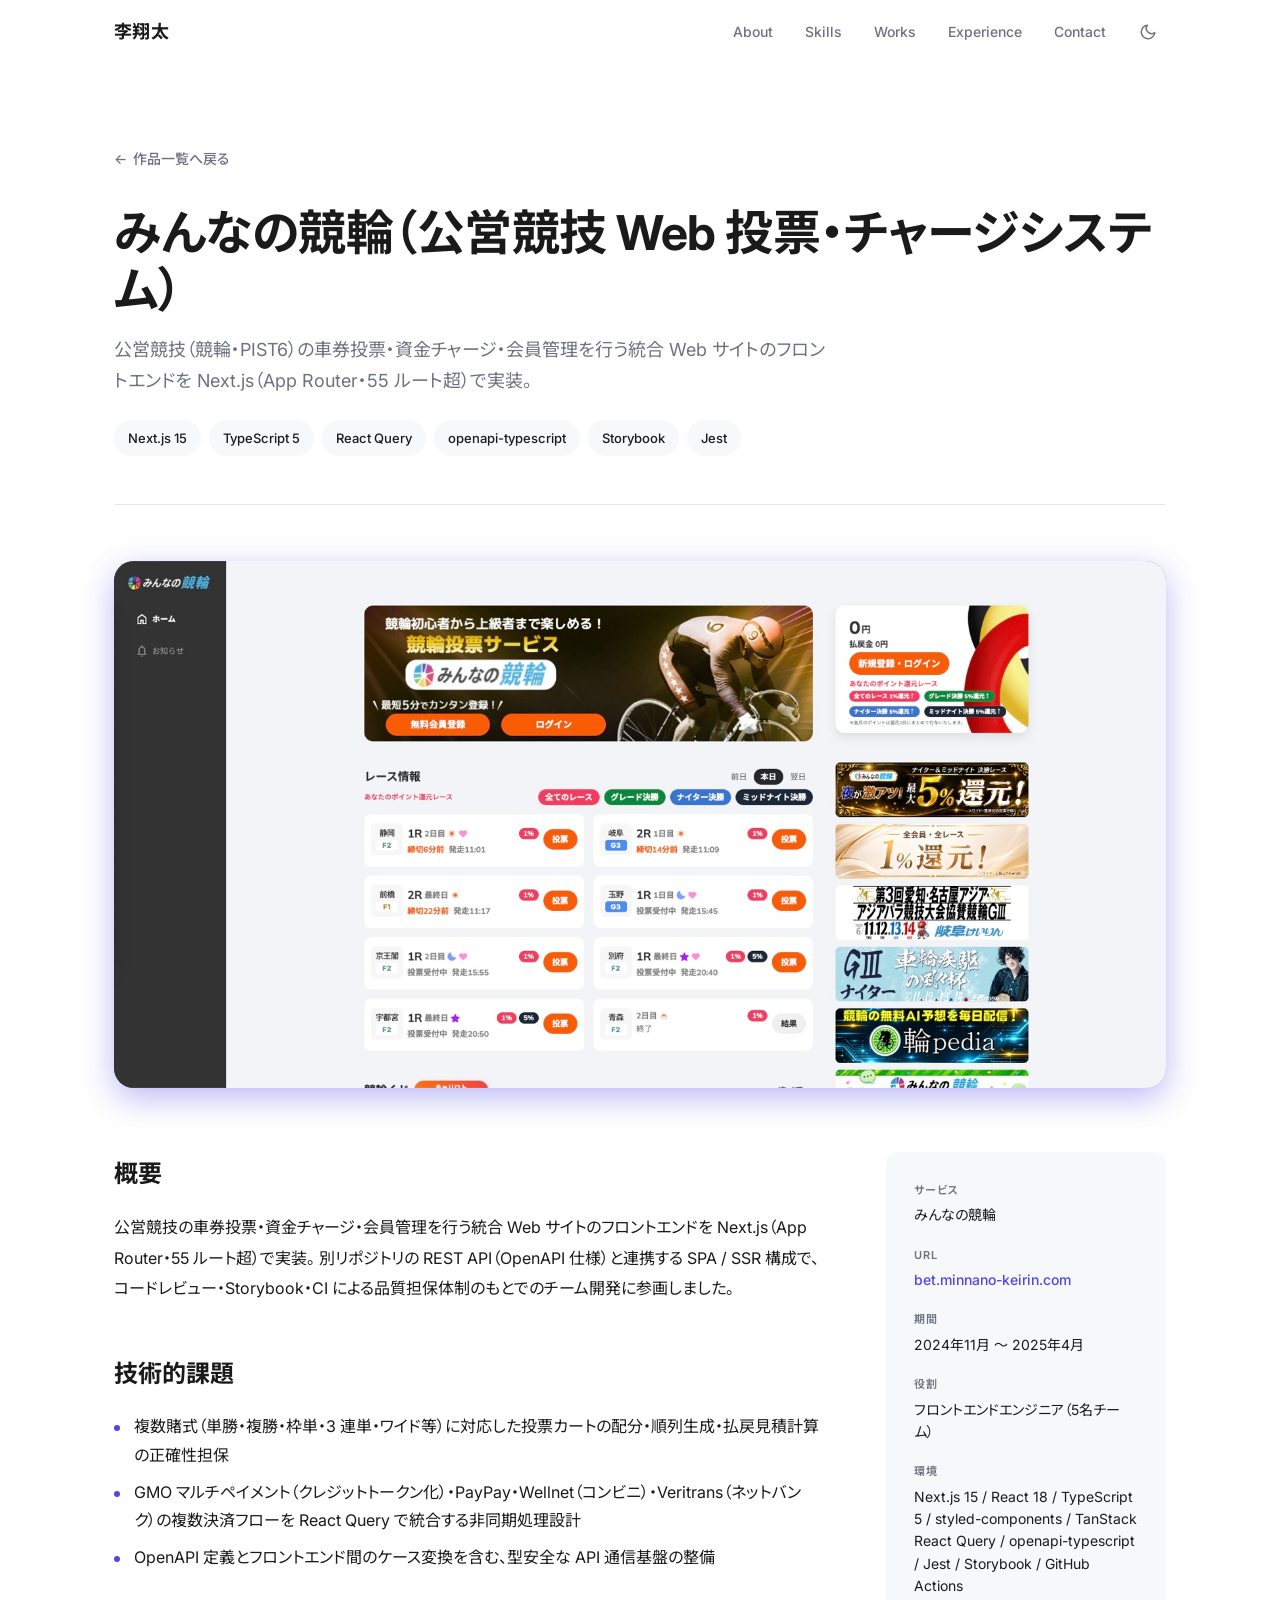
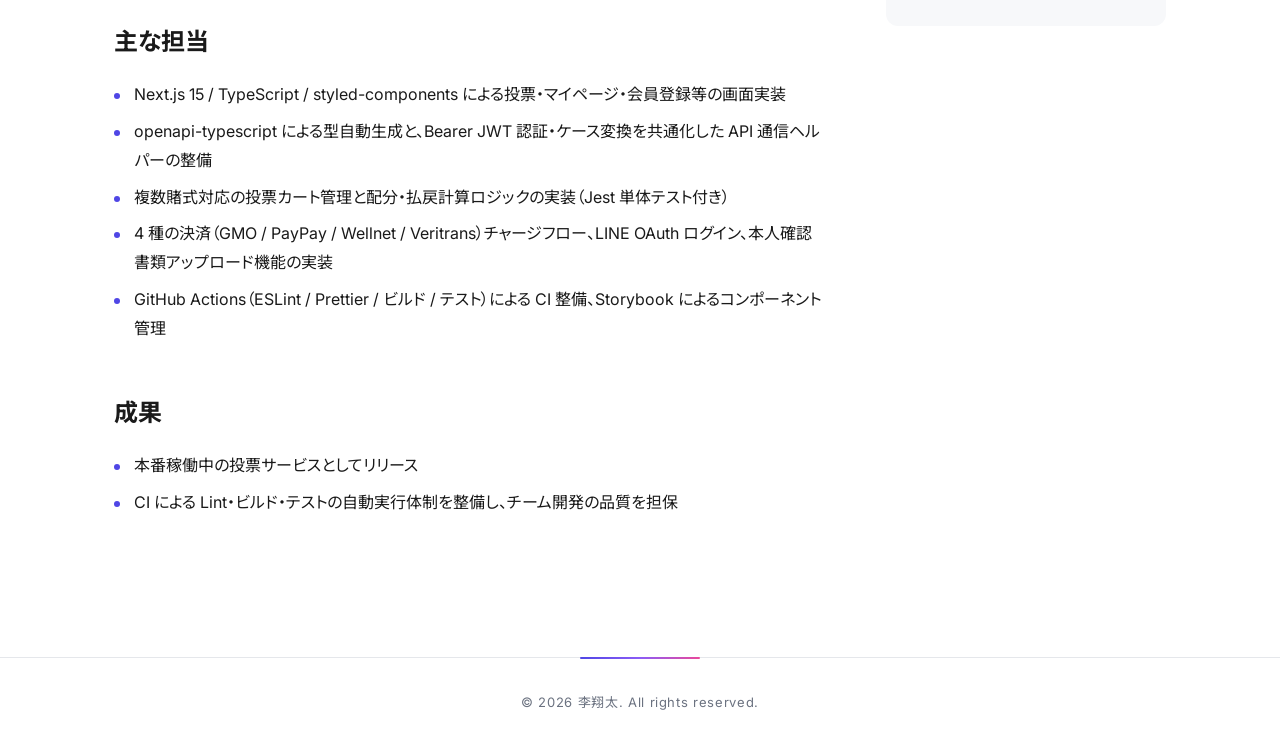
<file: works/minnano-keirin.html>
<!DOCTYPE html>
<html lang="ja">
<head>
  <meta charset="UTF-8">
  <meta name="viewport" content="width=device-width, initial-scale=1.0">
  <title>みんなの競輪（公営競技 Web 投票システム） | 李翔太 Portfolio</title>
  <meta name="description" content="公営競技（競輪・PIST6）の車券投票・資金チャージ・会員管理を行う統合 Web サイトのフロントエンド開発実績。Next.js 15 + TypeScript + React Query で構築。">

  <link rel="preconnect" href="https://fonts.googleapis.com">
  <link rel="preconnect" href="https://fonts.gstatic.com" crossorigin>
  <link href="https://fonts.googleapis.com/css2?family=Inter:wght@400;500;600;700&family=Noto+Sans+JP:wght@400;500;700&display=swap" rel="stylesheet">
  <link rel="stylesheet" href="../assets/css/style.css">
  <link rel="stylesheet" href="../assets/css/works.css">

  <script>
    (function() {
      try {
        const stored = localStorage.getItem('theme');
        const prefersDark = window.matchMedia('(prefers-color-scheme: dark)').matches;
        const theme = stored || (prefersDark ? 'dark' : 'light');
        document.documentElement.setAttribute('data-theme', theme);
      } catch (e) {
        document.documentElement.setAttribute('data-theme', 'light');
      }
    })();
  </script>
</head>
<body>
  <header class="header" id="header">
    <div class="container header__inner">
      <a href="../index.html" class="header__logo">李翔太</a>
      <div class="header__right">
        <nav class="nav" id="nav">
          <ul class="nav__list">
            <li><a href="../index.html#about" class="nav__link">About</a></li>
            <li><a href="../index.html#skills" class="nav__link">Skills</a></li>
            <li><a href="../index.html#works" class="nav__link">Works</a></li>
            <li><a href="../index.html#experience" class="nav__link">Experience</a></li>
            <li><a href="../index.html#contact" class="nav__link">Contact</a></li>
          </ul>
        </nav>
        <button class="theme-toggle" id="themeToggle" aria-label="テーマを切り替え">
          <svg class="theme-toggle__icon theme-toggle__icon--moon" viewBox="0 0 24 24" fill="none" stroke="currentColor" stroke-width="2" stroke-linecap="round" stroke-linejoin="round" aria-hidden="true">
            <path d="M21 12.79A9 9 0 1 1 11.21 3 7 7 0 0 0 21 12.79z"/>
          </svg>
          <svg class="theme-toggle__icon theme-toggle__icon--sun" viewBox="0 0 24 24" fill="none" stroke="currentColor" stroke-width="2" stroke-linecap="round" stroke-linejoin="round" aria-hidden="true">
            <circle cx="12" cy="12" r="4"/>
            <path d="M12 2v2M12 20v2M4.93 4.93l1.41 1.41M17.66 17.66l1.41 1.41M2 12h2M20 12h2M4.93 19.07l1.41-1.41M17.66 6.34l1.41-1.41"/>
          </svg>
        </button>
        <button class="header__toggle" id="navToggle" aria-label="メニューを開く" aria-expanded="false">
          <span></span><span></span><span></span>
        </button>
      </div>
    </div>
  </header>

  <main class="work-detail">
    <div class="container">
      <a href="../index.html#works" class="work-detail__back">作品一覧へ戻る</a>

      <div class="work-detail__header">
        <h1 class="work-detail__title">みんなの競輪（公営競技 Web 投票・チャージシステム）</h1>
        <p class="work-detail__lead">
          公営競技（競輪・PIST6）の車券投票・資金チャージ・会員管理を行う統合 Web サイトのフロントエンドを Next.js（App Router・55 ルート超）で実装。
        </p>
        <ul class="work-detail__tags">
          <li>Next.js 15</li>
          <li>TypeScript 5</li>
          <li>React Query</li>
          <li>openapi-typescript</li>
          <li>Storybook</li>
          <li>Jest</li>
        </ul>
      </div>

      <div class="work-detail__hero work-detail__hero--shot">
        <img src="../assets/images/works/firstview-minnano.jpg" alt="みんなの競輪 投票サイト トップページ">
      </div>

      <div class="work-detail__layout">
        <div class="work-detail__main">
          <h2>概要</h2>
          <p>
            公営競技の車券投票・資金チャージ・会員管理を行う統合 Web サイトのフロントエンドを Next.js（App Router・55 ルート超）で実装。
            別リポジトリの REST API（OpenAPI 仕様）と連携する SPA / SSR 構成で、コードレビュー・Storybook・CI による品質担保体制のもとでのチーム開発に参画しました。
          </p>

          <h2>技術的課題</h2>
          <ul>
            <li>複数賭式（単勝・複勝・枠単・3 連単・ワイド等）に対応した投票カートの配分・順列生成・払戻見積計算の正確性担保</li>
            <li>GMO マルチペイメント（クレジットトークン化）・PayPay・Wellnet（コンビニ）・Veritrans（ネットバンク）の複数決済フローを React Query で統合する非同期処理設計</li>
            <li>OpenAPI 定義とフロントエンド間のケース変換を含む、型安全な API 通信基盤の整備</li>
          </ul>

          <h2>主な担当</h2>
          <ul>
            <li>Next.js 15 / TypeScript / styled-components による投票・マイページ・会員登録等の画面実装</li>
            <li>openapi-typescript による型自動生成と、Bearer JWT 認証・ケース変換を共通化した API 通信ヘルパーの整備</li>
            <li>複数賭式対応の投票カート管理と配分・払戻計算ロジックの実装（Jest 単体テスト付き）</li>
            <li>4 種の決済（GMO / PayPay / Wellnet / Veritrans）チャージフロー、LINE OAuth ログイン、本人確認書類アップロード機能の実装</li>
            <li>GitHub Actions（ESLint / Prettier / ビルド / テスト）による CI 整備、Storybook によるコンポーネント管理</li>
          </ul>

          <h2>成果</h2>
          <ul>
            <li>本番稼働中の投票サービスとしてリリース</li>
            <li>CI による Lint・ビルド・テストの自動実行体制を整備し、チーム開発の品質を担保</li>
          </ul>
        </div>

        <aside class="work-detail__side">
          <dl>
            <div>
              <dt>サービス</dt>
              <dd>みんなの競輪</dd>
            </div>
            <div>
              <dt>URL</dt>
              <dd><a href="https://bet.minnano-keirin.com/" target="_blank" rel="noopener">bet.minnano-keirin.com</a></dd>
            </div>
            <div>
              <dt>期間</dt>
              <dd>2024年11月 〜 2025年4月</dd>
            </div>
            <div>
              <dt>役割</dt>
              <dd>フロントエンドエンジニア（5名チーム）</dd>
            </div>
            <div>
              <dt>環境</dt>
              <dd>Next.js 15 / React 18 / TypeScript 5 / styled-components / TanStack React Query / openapi-typescript / Jest / Storybook / GitHub Actions</dd>
            </div>
          </dl>
        </aside>
      </div>
    </div>
  </main>

  <footer class="footer">
    <div class="container footer__inner">
      <p class="footer__copy">&copy; <span id="year"></span> 李翔太. All rights reserved.</p>
    </div>
  </footer>

  <script src="../assets/js/script.js"></script>
</body>
</html>
</file>
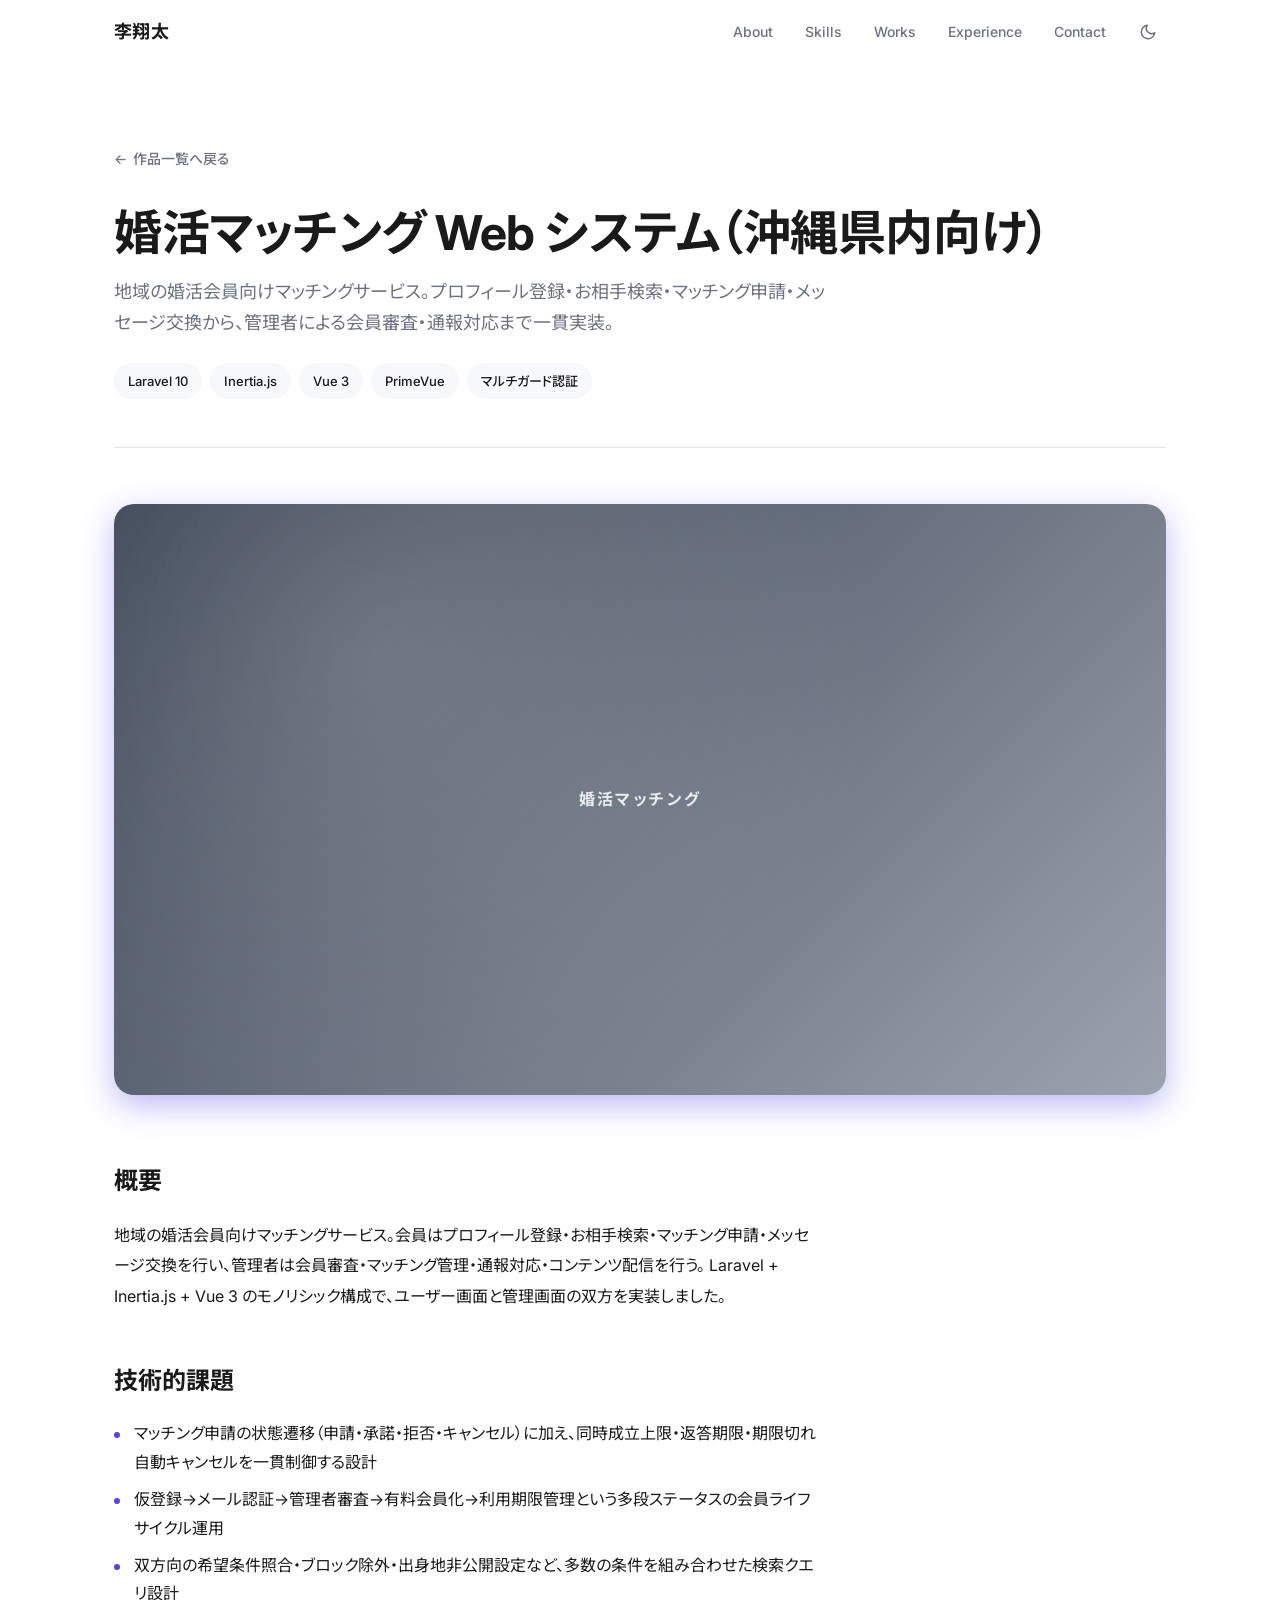
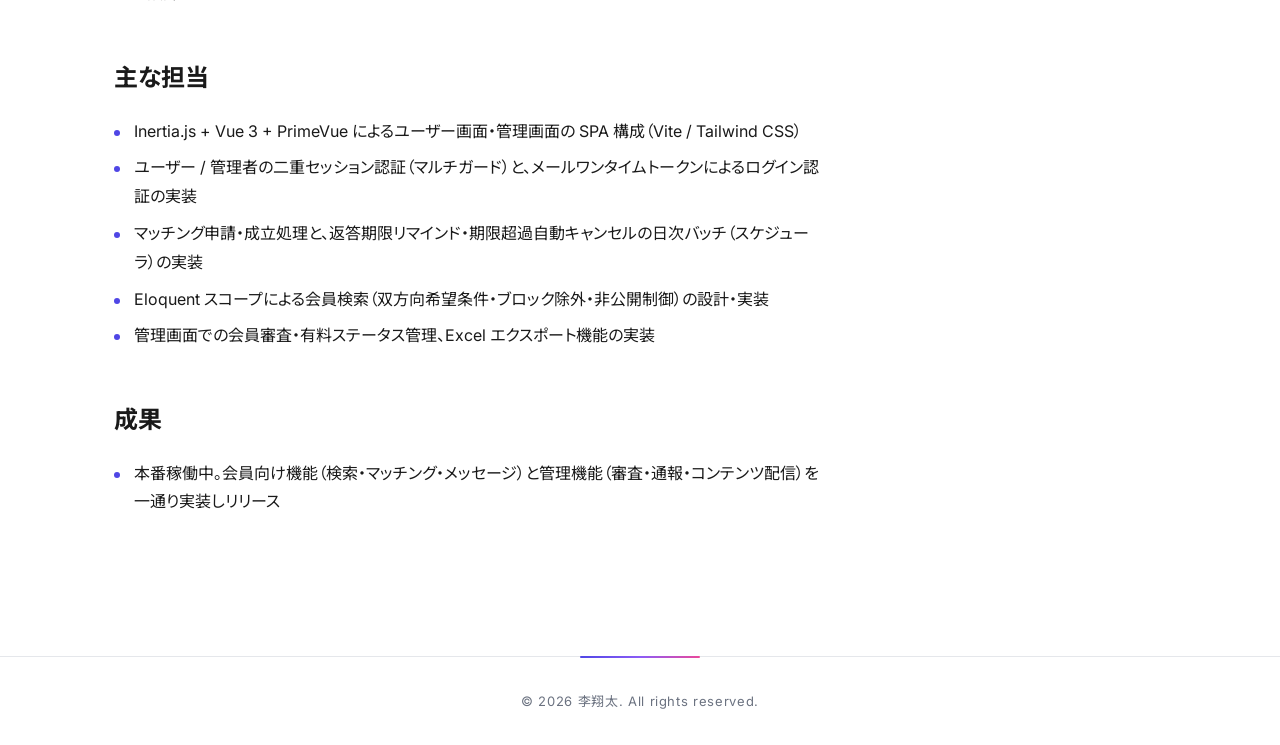
<file: works/okinawa-matchmaking.html>
<!DOCTYPE html>
<html lang="ja">
<head>
  <meta charset="UTF-8">
  <meta name="viewport" content="width=device-width, initial-scale=1.0">
  <title>婚活マッチング Web システム（沖縄県内向け） | 李翔太 Portfolio</title>
  <meta name="description" content="地域の婚活会員向けマッチングサービスの開発実績。Laravel 10 + Inertia.js + Vue 3 + PrimeVue で構築。">

  <link rel="preconnect" href="https://fonts.googleapis.com">
  <link rel="preconnect" href="https://fonts.gstatic.com" crossorigin>
  <link href="https://fonts.googleapis.com/css2?family=Inter:wght@400;500;600;700&family=Noto+Sans+JP:wght@400;500;700&display=swap" rel="stylesheet">
  <link rel="stylesheet" href="../assets/css/style.css">
  <link rel="stylesheet" href="../assets/css/works.css">

  <script>
    (function() {
      try {
        const stored = localStorage.getItem('theme');
        const prefersDark = window.matchMedia('(prefers-color-scheme: dark)').matches;
        const theme = stored || (prefersDark ? 'dark' : 'light');
        document.documentElement.setAttribute('data-theme', theme);
      } catch (e) {
        document.documentElement.setAttribute('data-theme', 'light');
      }
    })();
  </script>
</head>
<body>
  <header class="header" id="header">
    <div class="container header__inner">
      <a href="../index.html" class="header__logo">李翔太</a>
      <div class="header__right">
        <nav class="nav" id="nav">
          <ul class="nav__list">
            <li><a href="../index.html#about" class="nav__link">About</a></li>
            <li><a href="../index.html#skills" class="nav__link">Skills</a></li>
            <li><a href="../index.html#works" class="nav__link">Works</a></li>
            <li><a href="../index.html#experience" class="nav__link">Experience</a></li>
            <li><a href="../index.html#contact" class="nav__link">Contact</a></li>
          </ul>
        </nav>
        <button class="theme-toggle" id="themeToggle" aria-label="テーマを切り替え">
          <svg class="theme-toggle__icon theme-toggle__icon--moon" viewBox="0 0 24 24" fill="none" stroke="currentColor" stroke-width="2" stroke-linecap="round" stroke-linejoin="round" aria-hidden="true">
            <path d="M21 12.79A9 9 0 1 1 11.21 3 7 7 0 0 0 21 12.79z"/>
          </svg>
          <svg class="theme-toggle__icon theme-toggle__icon--sun" viewBox="0 0 24 24" fill="none" stroke="currentColor" stroke-width="2" stroke-linecap="round" stroke-linejoin="round" aria-hidden="true">
            <circle cx="12" cy="12" r="4"/>
            <path d="M12 2v2M12 20v2M4.93 4.93l1.41 1.41M17.66 17.66l1.41 1.41M2 12h2M20 12h2M4.93 19.07l1.41-1.41M17.66 6.34l1.41-1.41"/>
          </svg>
        </button>
        <button class="header__toggle" id="navToggle" aria-label="メニューを開く" aria-expanded="false">
          <span></span><span></span><span></span>
        </button>
      </div>
    </div>
  </header>

  <main class="work-detail">
    <div class="container">
      <a href="../index.html#works" class="work-detail__back">作品一覧へ戻る</a>

      <div class="work-detail__header">
        <h1 class="work-detail__title">婚活マッチング Web システム（沖縄県内向け）</h1>
        <p class="work-detail__lead">
          地域の婚活会員向けマッチングサービス。プロフィール登録・お相手検索・マッチング申請・メッセージ交換から、管理者による会員審査・通報対応まで一貫実装。
        </p>
        <ul class="work-detail__tags">
          <li>Laravel 10</li>
          <li>Inertia.js</li>
          <li>Vue 3</li>
          <li>PrimeVue</li>
          <li>マルチガード認証</li>
        </ul>
      </div>

      <div class="work-detail__hero">婚活マッチング</div>

      <div class="work-detail__layout">
        <div class="work-detail__main">
          <h2>概要</h2>
          <p>
            地域の婚活会員向けマッチングサービス。会員はプロフィール登録・お相手検索・マッチング申請・メッセージ交換を行い、管理者は会員審査・マッチング管理・通報対応・コンテンツ配信を行う。
            Laravel + Inertia.js + Vue 3 のモノリシック構成で、ユーザー画面と管理画面の双方を実装しました。
          </p>

          <h2>技術的課題</h2>
          <ul>
            <li>マッチング申請の状態遷移（申請・承諾・拒否・キャンセル）に加え、同時成立上限・返答期限・期限切れ自動キャンセルを一貫制御する設計</li>
            <li>仮登録→メール認証→管理者審査→有料会員化→利用期限管理という多段ステータスの会員ライフサイクル運用</li>
            <li>双方向の希望条件照合・ブロック除外・出身地非公開設定など、多数の条件を組み合わせた検索クエリ設計</li>
          </ul>

          <h2>主な担当</h2>
          <ul>
            <li>Inertia.js + Vue 3 + PrimeVue によるユーザー画面・管理画面の SPA 構成（Vite / Tailwind CSS）</li>
            <li>ユーザー / 管理者の二重セッション認証（マルチガード）と、メールワンタイムトークンによるログイン認証の実装</li>
            <li>マッチング申請・成立処理と、返答期限リマインド・期限超過自動キャンセルの日次バッチ（スケジューラ）の実装</li>
            <li>Eloquent スコープによる会員検索（双方向希望条件・ブロック除外・非公開制御）の設計・実装</li>
            <li>管理画面での会員審査・有料ステータス管理、Excel エクスポート機能の実装</li>
          </ul>

          <h2>成果</h2>
          <ul>
            <li>本番稼働中。会員向け機能（検索・マッチング・メッセージ）と管理機能（審査・通報・コンテンツ配信）を一通り実装しリリース</li>
          </ul>
        </div>

        <aside class="work-detail__side">
          <dl>
            <div>
              <dt>分野</dt>
              <dd>地域婚活マッチングサービス</dd>
            </div>
            <div>
              <dt>URL</dt>
              <dd>非公開</dd>
            </div>
            <div>
              <dt>期間</dt>
              <dd>2024年8月 〜 2025年2月</dd>
            </div>
            <div>
              <dt>役割</dt>
              <dd>フルスタックエンジニア（5名体制：SE2名＋PM＋デザイナー2名）</dd>
            </div>
            <div>
              <dt>環境</dt>
              <dd>Laravel 10（PHP 8.1）/ Inertia.js / Vue 3 / PrimeVue 4 / Vite / Tailwind CSS / MySQL / Laravel Sanctum</dd>
            </div>
          </dl>
        </aside>
      </div>
    </div>
  </main>

  <footer class="footer">
    <div class="container footer__inner">
      <p class="footer__copy">&copy; <span id="year"></span> 李翔太. All rights reserved.</p>
    </div>
  </footer>

  <script src="../assets/js/script.js"></script>
</body>
</html>
</file>
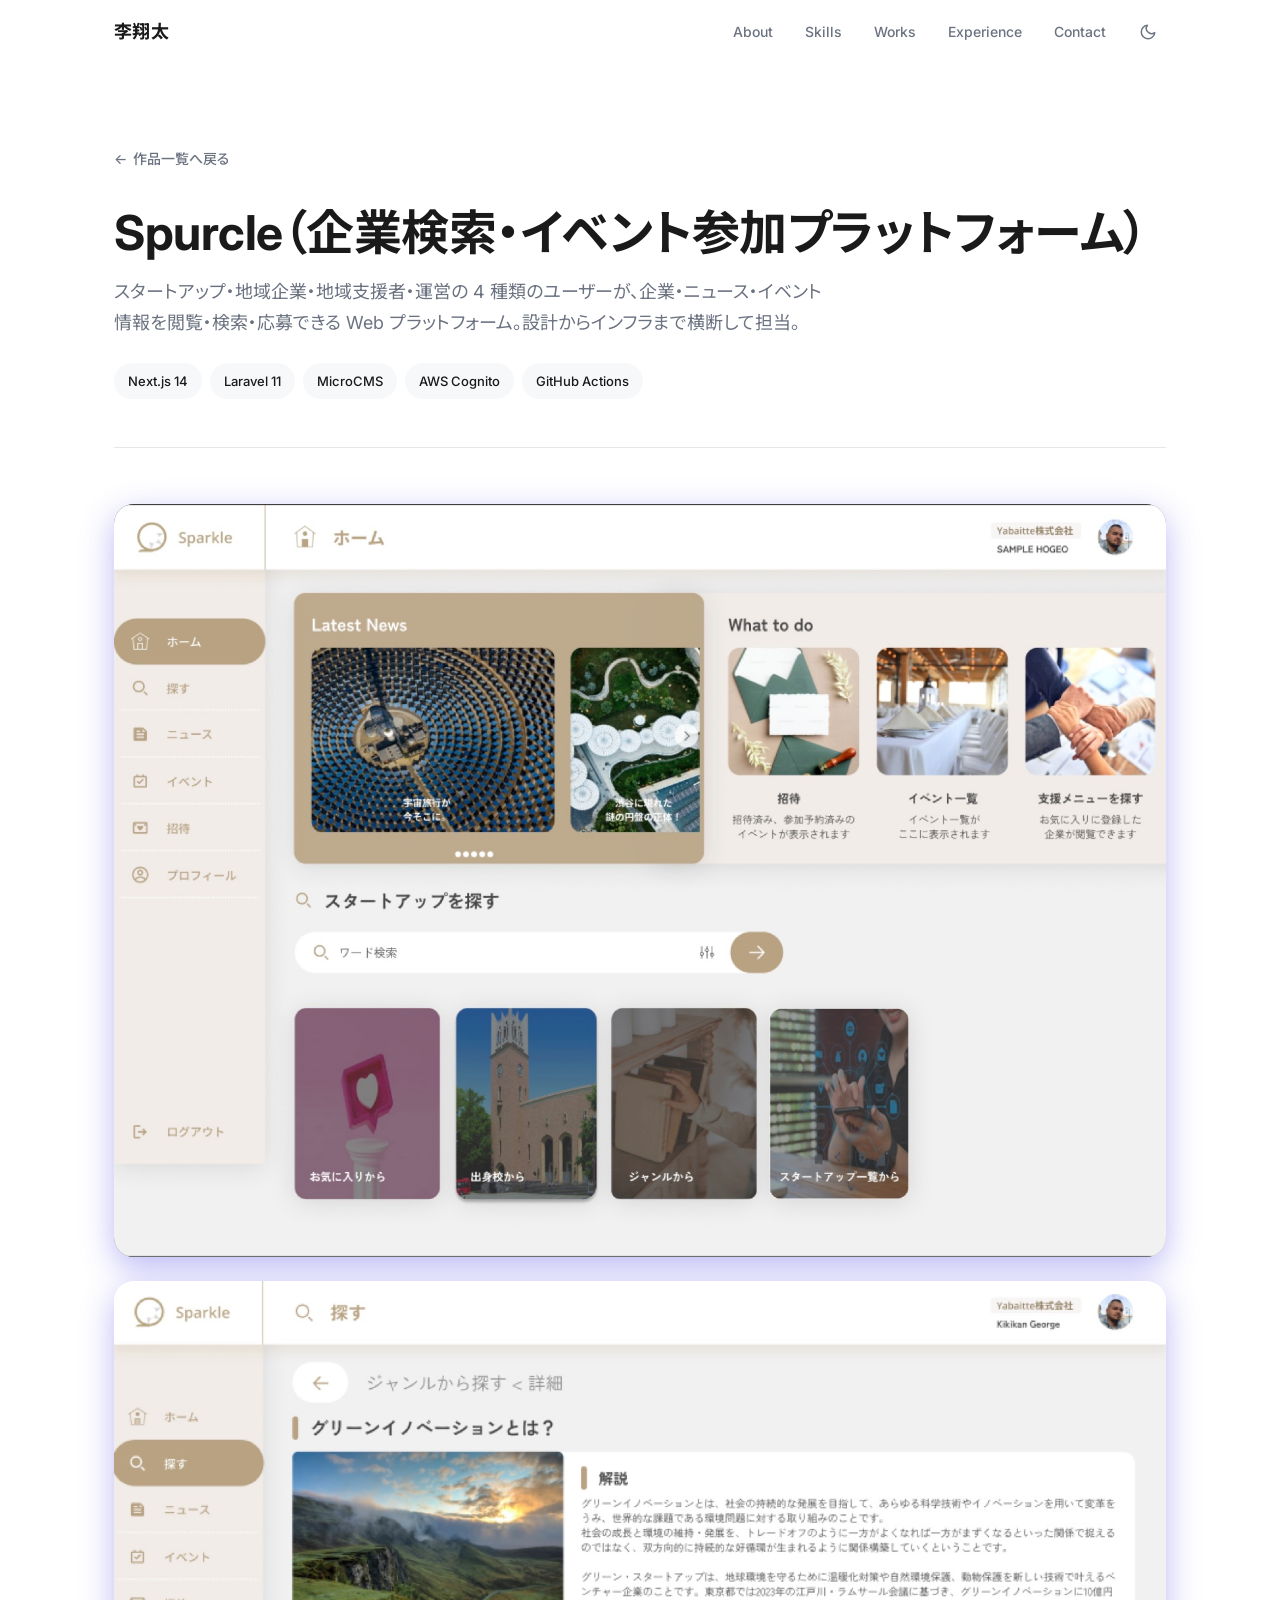
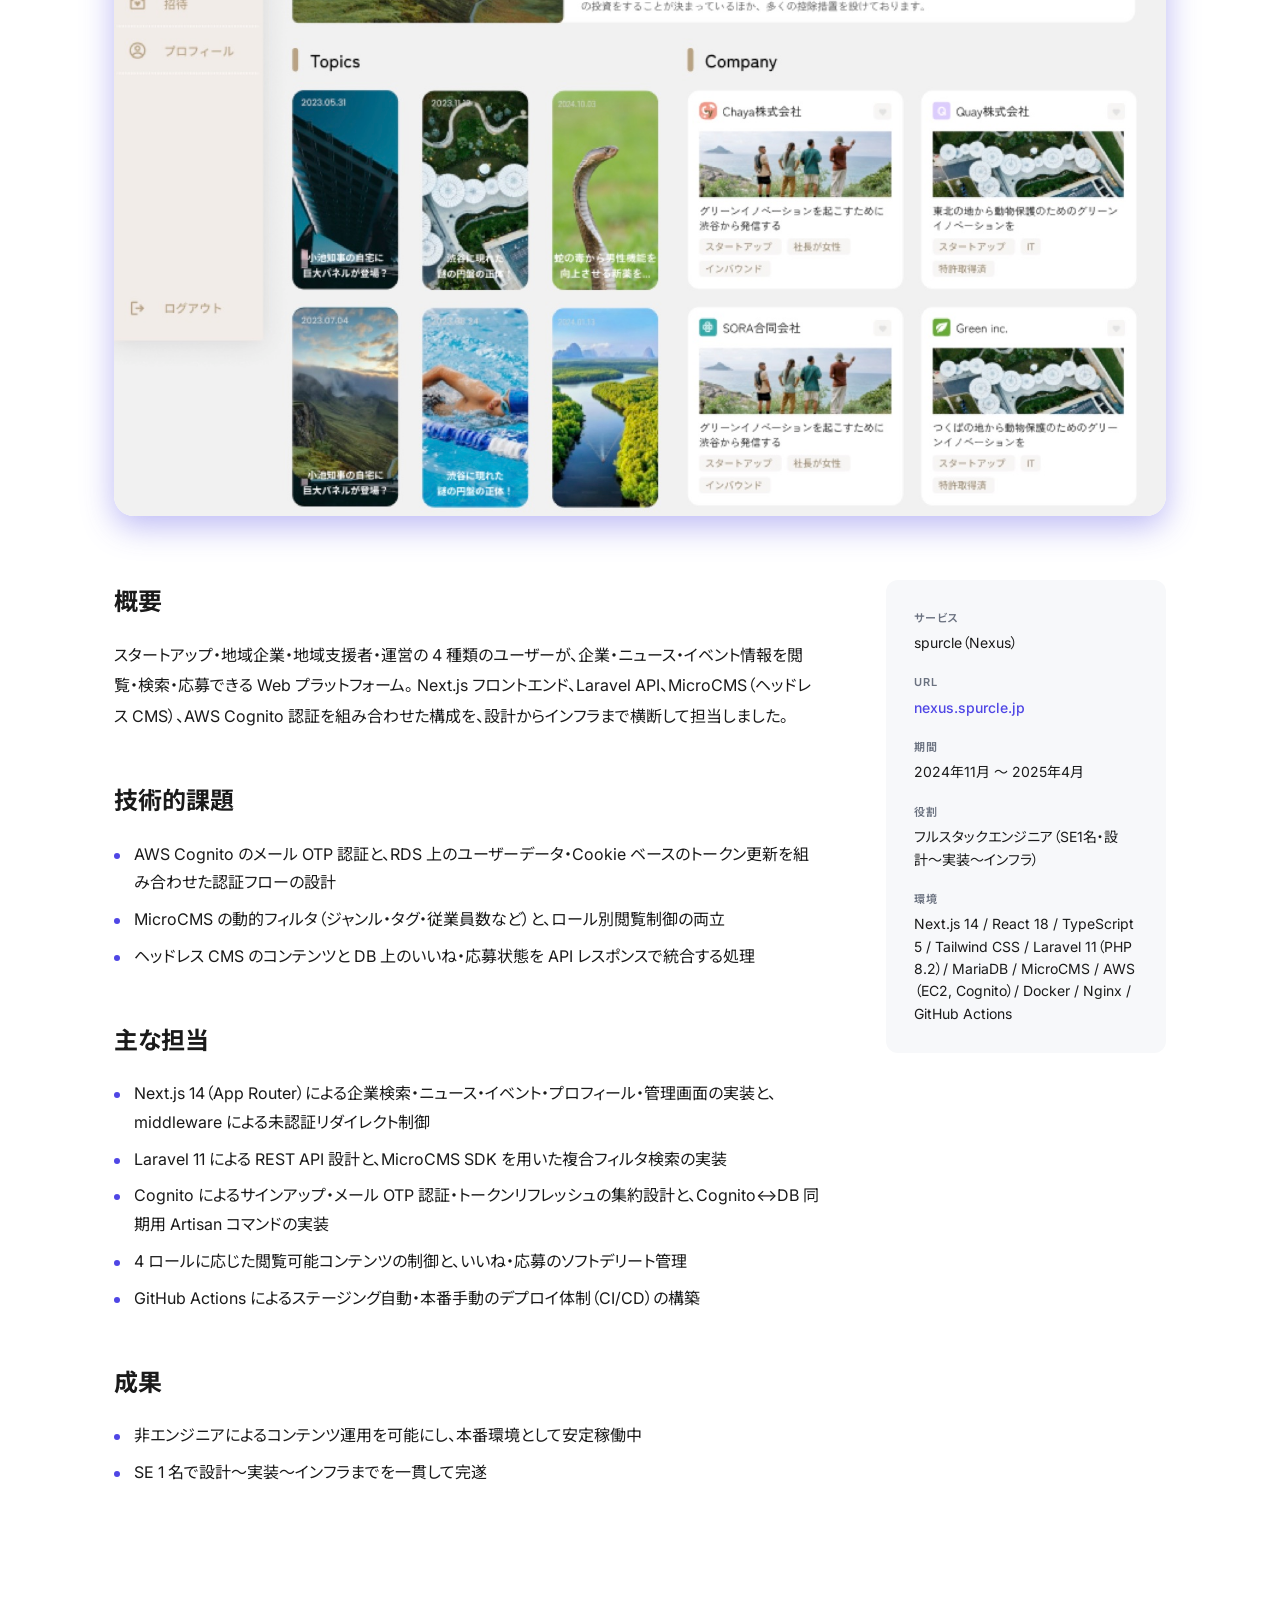
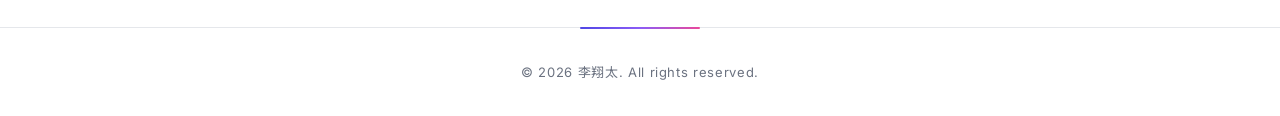
<file: works/spurcle-nexus.html>
<!DOCTYPE html>
<html lang="ja">
<head>
  <meta charset="UTF-8">
  <meta name="viewport" content="width=device-width, initial-scale=1.0">
  <title>Spurcle（企業検索・イベント参加プラットフォーム） | 李翔太 Portfolio</title>
  <meta name="description" content="スタートアップ・地域企業向け企業検索・イベント参加プラットフォーム「spurcle」の開発実績。Next.js 14 + Laravel 11 + MicroCMS + AWS Cognito で構築。">

  <link rel="preconnect" href="https://fonts.googleapis.com">
  <link rel="preconnect" href="https://fonts.gstatic.com" crossorigin>
  <link href="https://fonts.googleapis.com/css2?family=Inter:wght@400;500;600;700&family=Noto+Sans+JP:wght@400;500;700&display=swap" rel="stylesheet">
  <link rel="stylesheet" href="../assets/css/style.css">
  <link rel="stylesheet" href="../assets/css/works.css">

  <script>
    (function() {
      try {
        const stored = localStorage.getItem('theme');
        const prefersDark = window.matchMedia('(prefers-color-scheme: dark)').matches;
        const theme = stored || (prefersDark ? 'dark' : 'light');
        document.documentElement.setAttribute('data-theme', theme);
      } catch (e) {
        document.documentElement.setAttribute('data-theme', 'light');
      }
    })();
  </script>
</head>
<body>
  <header class="header" id="header">
    <div class="container header__inner">
      <a href="../index.html" class="header__logo">李翔太</a>
      <div class="header__right">
        <nav class="nav" id="nav">
          <ul class="nav__list">
            <li><a href="../index.html#about" class="nav__link">About</a></li>
            <li><a href="../index.html#skills" class="nav__link">Skills</a></li>
            <li><a href="../index.html#works" class="nav__link">Works</a></li>
            <li><a href="../index.html#experience" class="nav__link">Experience</a></li>
            <li><a href="../index.html#contact" class="nav__link">Contact</a></li>
          </ul>
        </nav>
        <button class="theme-toggle" id="themeToggle" aria-label="テーマを切り替え">
          <svg class="theme-toggle__icon theme-toggle__icon--moon" viewBox="0 0 24 24" fill="none" stroke="currentColor" stroke-width="2" stroke-linecap="round" stroke-linejoin="round" aria-hidden="true">
            <path d="M21 12.79A9 9 0 1 1 11.21 3 7 7 0 0 0 21 12.79z"/>
          </svg>
          <svg class="theme-toggle__icon theme-toggle__icon--sun" viewBox="0 0 24 24" fill="none" stroke="currentColor" stroke-width="2" stroke-linecap="round" stroke-linejoin="round" aria-hidden="true">
            <circle cx="12" cy="12" r="4"/>
            <path d="M12 2v2M12 20v2M4.93 4.93l1.41 1.41M17.66 17.66l1.41 1.41M2 12h2M20 12h2M4.93 19.07l1.41-1.41M17.66 6.34l1.41-1.41"/>
          </svg>
        </button>
        <button class="header__toggle" id="navToggle" aria-label="メニューを開く" aria-expanded="false">
          <span></span><span></span><span></span>
        </button>
      </div>
    </div>
  </header>

  <main class="work-detail">
    <div class="container">
      <a href="../index.html#works" class="work-detail__back">作品一覧へ戻る</a>

      <div class="work-detail__header">
        <h1 class="work-detail__title">Spurcle（企業検索・イベント参加プラットフォーム）</h1>
        <p class="work-detail__lead">
          スタートアップ・地域企業・地域支援者・運営の 4 種類のユーザーが、企業・ニュース・イベント情報を閲覧・検索・応募できる Web プラットフォーム。設計からインフラまで横断して担当。
        </p>
        <ul class="work-detail__tags">
          <li>Next.js 14</li>
          <li>Laravel 11</li>
          <li>MicroCMS</li>
          <li>AWS Cognito</li>
          <li>GitHub Actions</li>
        </ul>
      </div>

      <div class="work-detail__hero work-detail__hero--shot">
        <img src="../assets/images/works/firstview1-spurcle.jpg" alt="Spurcle トップページ">
      </div>
      <div class="work-detail__gallery">
        <img src="../assets/images/works/firstview2-spurcle.jpg" alt="Spurcle 企業検索画面" loading="lazy">
      </div>

      <div class="work-detail__layout">
        <div class="work-detail__main">
          <h2>概要</h2>
          <p>
            スタートアップ・地域企業・地域支援者・運営の 4 種類のユーザーが、企業・ニュース・イベント情報を閲覧・検索・応募できる Web プラットフォーム。
            Next.js フロントエンド、Laravel API、MicroCMS（ヘッドレス CMS）、AWS Cognito 認証を組み合わせた構成を、設計からインフラまで横断して担当しました。
          </p>

          <h2>技術的課題</h2>
          <ul>
            <li>AWS Cognito のメール OTP 認証と、RDS 上のユーザーデータ・Cookie ベースのトークン更新を組み合わせた認証フローの設計</li>
            <li>MicroCMS の動的フィルタ（ジャンル・タグ・従業員数など）と、ロール別閲覧制御の両立</li>
            <li>ヘッドレス CMS のコンテンツと DB 上のいいね・応募状態を API レスポンスで統合する処理</li>
          </ul>

          <h2>主な担当</h2>
          <ul>
            <li>Next.js 14（App Router）による企業検索・ニュース・イベント・プロフィール・管理画面の実装と、middleware による未認証リダイレクト制御</li>
            <li>Laravel 11 による REST API 設計と、MicroCMS SDK を用いた複合フィルタ検索の実装</li>
            <li>Cognito によるサインアップ・メール OTP 認証・トークンリフレッシュの集約設計と、Cognito↔DB 同期用 Artisan コマンドの実装</li>
            <li>4 ロールに応じた閲覧可能コンテンツの制御と、いいね・応募のソフトデリート管理</li>
            <li>GitHub Actions によるステージング自動・本番手動のデプロイ体制（CI/CD）の構築</li>
          </ul>

          <h2>成果</h2>
          <ul>
            <li>非エンジニアによるコンテンツ運用を可能にし、本番環境として安定稼働中</li>
            <li>SE 1 名で設計〜実装〜インフラまでを一貫して完遂</li>
          </ul>
        </div>

        <aside class="work-detail__side">
          <dl>
            <div>
              <dt>サービス</dt>
              <dd>spurcle（Nexus）</dd>
            </div>
            <div>
              <dt>URL</dt>
              <dd><a href="https://nexus.spurcle.jp/" target="_blank" rel="noopener">nexus.spurcle.jp</a></dd>
            </div>
            <div>
              <dt>期間</dt>
              <dd>2024年11月 〜 2025年4月</dd>
            </div>
            <div>
              <dt>役割</dt>
              <dd>フルスタックエンジニア（SE1名・設計〜実装〜インフラ）</dd>
            </div>
            <div>
              <dt>環境</dt>
              <dd>Next.js 14 / React 18 / TypeScript 5 / Tailwind CSS / Laravel 11（PHP 8.2）/ MariaDB / MicroCMS / AWS（EC2, Cognito）/ Docker / Nginx / GitHub Actions</dd>
            </div>
          </dl>
        </aside>
      </div>
    </div>
  </main>

  <footer class="footer">
    <div class="container footer__inner">
      <p class="footer__copy">&copy; <span id="year"></span> 李翔太. All rights reserved.</p>
    </div>
  </footer>

  <script src="../assets/js/script.js"></script>
</body>
</html>
</file>
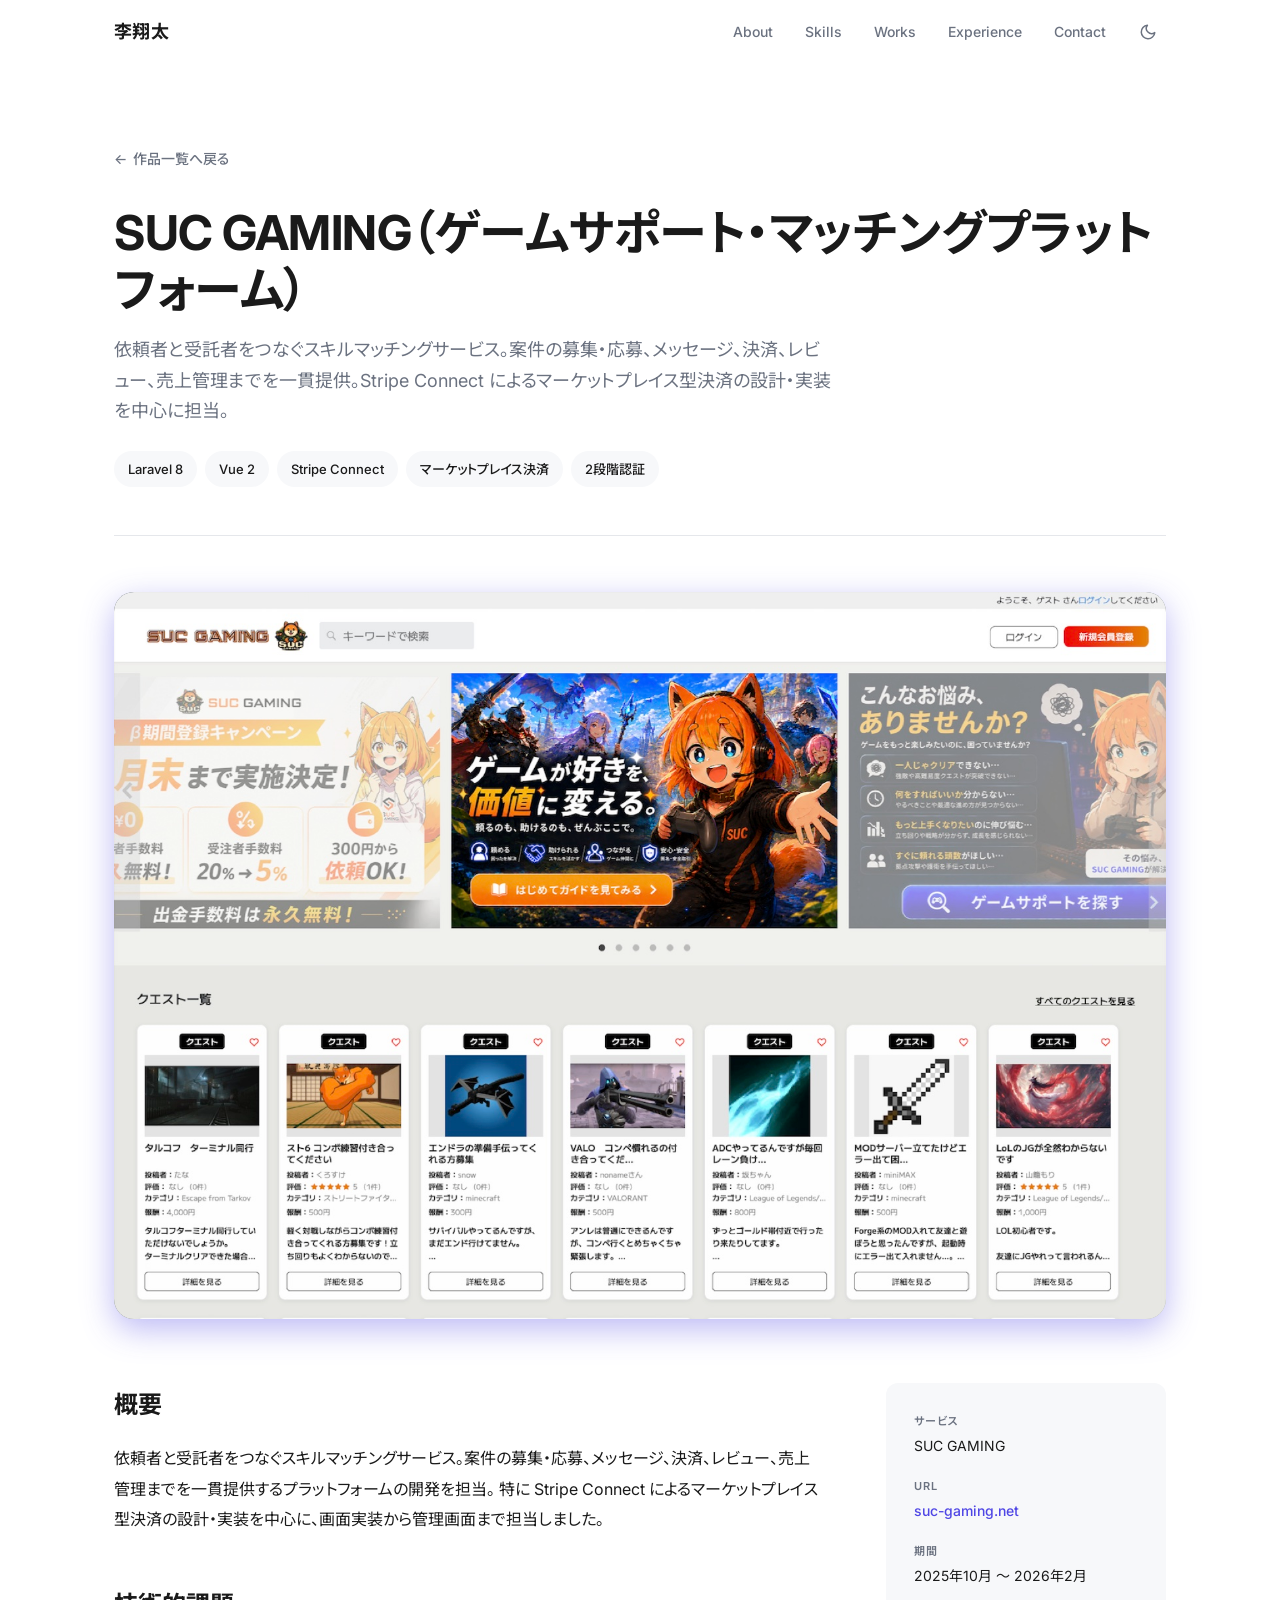
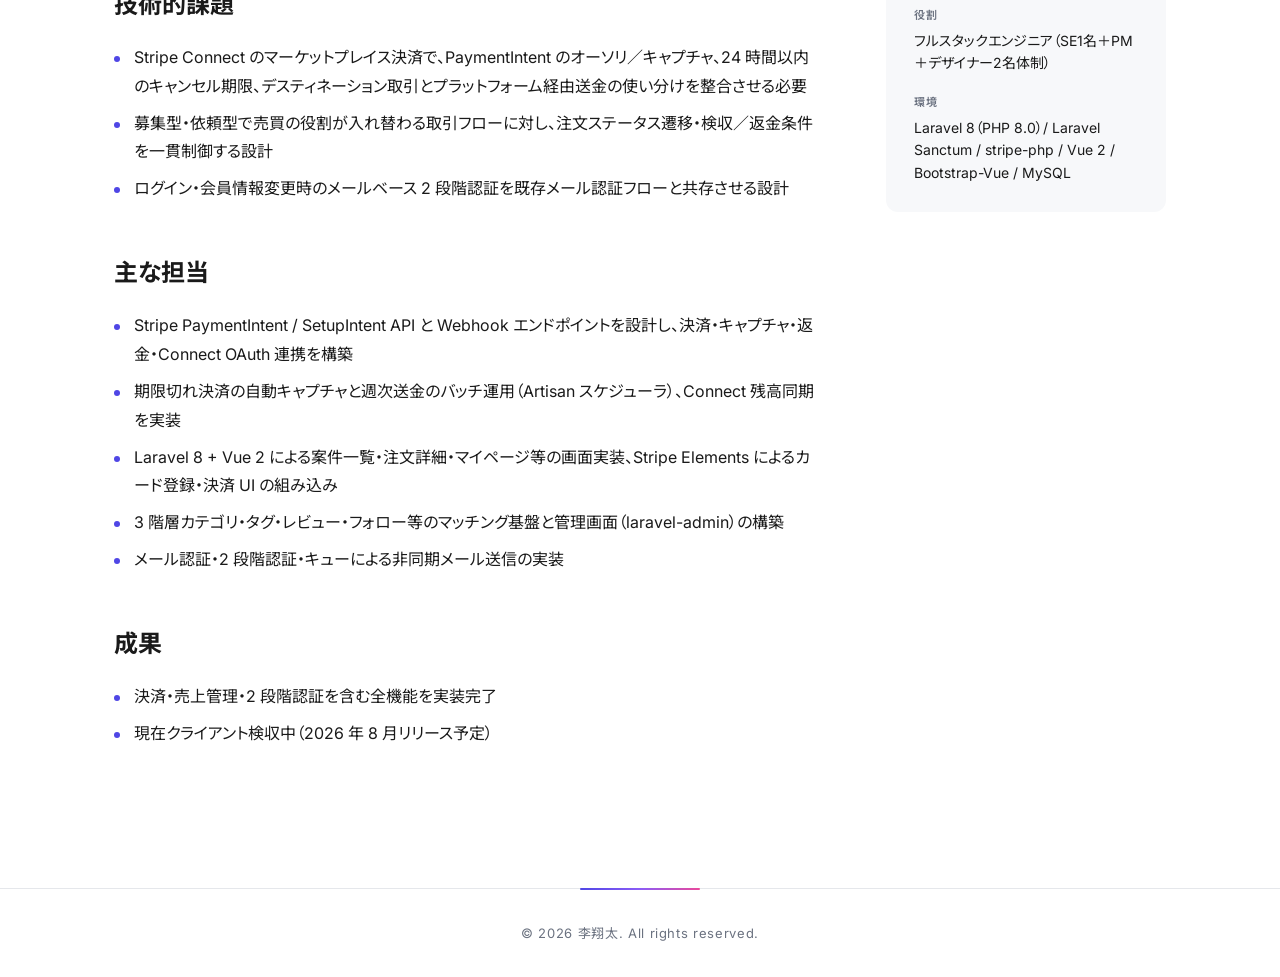
<file: works/suc-gaming.html>
<!DOCTYPE html>
<html lang="ja">
<head>
  <meta charset="UTF-8">
  <meta name="viewport" content="width=device-width, initial-scale=1.0">
  <title>SUC GAMING（ゲームサポート・マッチングプラットフォーム） | 李翔太 Portfolio</title>
  <meta name="description" content="Stripe Connect によるマーケットプレイス型決済を備えたゲームスキルマッチングプラットフォーム「SUC Gaming」の開発実績。Laravel + Vue 2 で構築。">

  <link rel="preconnect" href="https://fonts.googleapis.com">
  <link rel="preconnect" href="https://fonts.gstatic.com" crossorigin>
  <link href="https://fonts.googleapis.com/css2?family=Inter:wght@400;500;600;700&family=Noto+Sans+JP:wght@400;500;700&display=swap" rel="stylesheet">
  <link rel="stylesheet" href="../assets/css/style.css">
  <link rel="stylesheet" href="../assets/css/works.css">

  <script>
    (function() {
      try {
        const stored = localStorage.getItem('theme');
        const prefersDark = window.matchMedia('(prefers-color-scheme: dark)').matches;
        const theme = stored || (prefersDark ? 'dark' : 'light');
        document.documentElement.setAttribute('data-theme', theme);
      } catch (e) {
        document.documentElement.setAttribute('data-theme', 'light');
      }
    })();
  </script>
</head>
<body>
  <header class="header" id="header">
    <div class="container header__inner">
      <a href="../index.html" class="header__logo">李翔太</a>
      <div class="header__right">
        <nav class="nav" id="nav">
          <ul class="nav__list">
            <li><a href="../index.html#about" class="nav__link">About</a></li>
            <li><a href="../index.html#skills" class="nav__link">Skills</a></li>
            <li><a href="../index.html#works" class="nav__link">Works</a></li>
            <li><a href="../index.html#experience" class="nav__link">Experience</a></li>
            <li><a href="../index.html#contact" class="nav__link">Contact</a></li>
          </ul>
        </nav>
        <button class="theme-toggle" id="themeToggle" aria-label="テーマを切り替え">
          <svg class="theme-toggle__icon theme-toggle__icon--moon" viewBox="0 0 24 24" fill="none" stroke="currentColor" stroke-width="2" stroke-linecap="round" stroke-linejoin="round" aria-hidden="true">
            <path d="M21 12.79A9 9 0 1 1 11.21 3 7 7 0 0 0 21 12.79z"/>
          </svg>
          <svg class="theme-toggle__icon theme-toggle__icon--sun" viewBox="0 0 24 24" fill="none" stroke="currentColor" stroke-width="2" stroke-linecap="round" stroke-linejoin="round" aria-hidden="true">
            <circle cx="12" cy="12" r="4"/>
            <path d="M12 2v2M12 20v2M4.93 4.93l1.41 1.41M17.66 17.66l1.41 1.41M2 12h2M20 12h2M4.93 19.07l1.41-1.41M17.66 6.34l1.41-1.41"/>
          </svg>
        </button>
        <button class="header__toggle" id="navToggle" aria-label="メニューを開く" aria-expanded="false">
          <span></span><span></span><span></span>
        </button>
      </div>
    </div>
  </header>

  <main class="work-detail">
    <div class="container">
      <a href="../index.html#works" class="work-detail__back">作品一覧へ戻る</a>

      <div class="work-detail__header">
        <h1 class="work-detail__title">SUC GAMING（ゲームサポート・マッチングプラットフォーム）</h1>
        <p class="work-detail__lead">
          依頼者と受託者をつなぐスキルマッチングサービス。案件の募集・応募、メッセージ、決済、レビュー、売上管理までを一貫提供。Stripe Connect によるマーケットプレイス型決済の設計・実装を中心に担当。
        </p>
        <ul class="work-detail__tags">
          <li>Laravel 8</li>
          <li>Vue 2</li>
          <li>Stripe Connect</li>
          <li>マーケットプレイス決済</li>
          <li>2段階認証</li>
        </ul>
      </div>

      <div class="work-detail__hero work-detail__hero--shot">
        <img src="../assets/images/works/firstview-sucgaming.jpg" alt="SUC GAMING トップページ">
      </div>

      <div class="work-detail__layout">
        <div class="work-detail__main">
          <h2>概要</h2>
          <p>
            依頼者と受託者をつなぐスキルマッチングサービス。案件の募集・応募、メッセージ、決済、レビュー、売上管理までを一貫提供するプラットフォームの開発を担当。
            特に Stripe Connect によるマーケットプレイス型決済の設計・実装を中心に、画面実装から管理画面まで担当しました。
          </p>

          <h2>技術的課題</h2>
          <ul>
            <li>Stripe Connect のマーケットプレイス決済で、PaymentIntent のオーソリ／キャプチャ、24 時間以内のキャンセル期限、デスティネーション取引とプラットフォーム経由送金の使い分けを整合させる必要</li>
            <li>募集型・依頼型で売買の役割が入れ替わる取引フローに対し、注文ステータス遷移・検収／返金条件を一貫制御する設計</li>
            <li>ログイン・会員情報変更時のメールベース 2 段階認証を既存メール認証フローと共存させる設計</li>
          </ul>

          <h2>主な担当</h2>
          <ul>
            <li>Stripe PaymentIntent / SetupIntent API と Webhook エンドポイントを設計し、決済・キャプチャ・返金・Connect OAuth 連携を構築</li>
            <li>期限切れ決済の自動キャプチャと週次送金のバッチ運用（Artisan スケジューラ）、Connect 残高同期を実装</li>
            <li>Laravel 8 + Vue 2 による案件一覧・注文詳細・マイページ等の画面実装、Stripe Elements によるカード登録・決済 UI の組み込み</li>
            <li>3 階層カテゴリ・タグ・レビュー・フォロー等のマッチング基盤と管理画面（laravel-admin）の構築</li>
            <li>メール認証・2 段階認証・キューによる非同期メール送信の実装</li>
          </ul>

          <h2>成果</h2>
          <ul>
            <li>決済・売上管理・2 段階認証を含む全機能を実装完了</li>
            <li>現在クライアント検収中（2026 年 8 月リリース予定）</li>
          </ul>
        </div>

        <aside class="work-detail__side">
          <dl>
            <div>
              <dt>サービス</dt>
              <dd>SUC GAMING</dd>
            </div>
            <div>
              <dt>URL</dt>
              <dd><a href="http://suc-gaming.net/" target="_blank" rel="noopener">suc-gaming.net</a></dd>
            </div>
            <div>
              <dt>期間</dt>
              <dd>2025年10月 〜 2026年2月</dd>
            </div>
            <div>
              <dt>役割</dt>
              <dd>フルスタックエンジニア（SE1名＋PM＋デザイナー2名体制）</dd>
            </div>
            <div>
              <dt>環境</dt>
              <dd>Laravel 8（PHP 8.0）/ Laravel Sanctum / stripe-php / Vue 2 / Bootstrap-Vue / MySQL</dd>
            </div>
          </dl>
        </aside>
      </div>
    </div>
  </main>

  <footer class="footer">
    <div class="container footer__inner">
      <p class="footer__copy">&copy; <span id="year"></span> 李翔太. All rights reserved.</p>
    </div>
  </footer>

  <script src="../assets/js/script.js"></script>
</body>
</html>
</file>
<file: assets/css/style.css>
/* ==========================================================================
   Reset & Base
   ========================================================================== */
*,
*::before,
*::after {
  box-sizing: border-box;
}

* {
  margin: 0;
  padding: 0;
}

html {
  scroll-behavior: smooth;
  -webkit-text-size-adjust: 100%;
}

body {
  font-family: "Inter", "Noto Sans JP", -apple-system, BlinkMacSystemFont, "Segoe UI", "Hiragino Kaku Gothic ProN", "Hiragino Sans", Meiryo, sans-serif;
  font-size: 16px;
  line-height: 1.85;
  color: var(--color-text);
  background-color: var(--color-bg);
  font-feature-settings: "palt" 1;
  text-rendering: optimizeLegibility;
  -webkit-font-smoothing: antialiased;
  -moz-osx-font-smoothing: grayscale;
  transition: background-color 0.3s ease, color 0.3s ease;
}

img, picture, video {
  display: block;
  max-width: 100%;
  height: auto;
}

a {
  color: inherit;
  text-decoration: none;
  transition: color 0.2s ease, opacity 0.2s ease;
}

ul, ol {
  list-style: none;
}

button {
  font: inherit;
  background: none;
  border: none;
  cursor: pointer;
  color: inherit;
}

/* ==========================================================================
   Design Tokens
   ========================================================================== */
:root {
  --color-bg: #ffffff;
  --color-bg-alt: #f7f8fa;
  --color-card: #ffffff;
  --color-text: #1a1a1a;
  --color-text-muted: #6b7280;
  --color-border: #e5e7eb;
  --color-accent: #4f46e5;
  --color-accent-hover: #4338ca;
  --color-accent-cyan: #06b6d4;
  --color-grad-1: #4f46e5;
  --color-grad-2: #8b5cf6;
  --color-grad-3: #ec4899;
  --gradient-primary: linear-gradient(135deg, #4f46e5 0%, #8b5cf6 50%, #ec4899 100%);
  --gradient-blob-1: linear-gradient(135deg, #4f46e5 0%, #ec4899 100%);
  --gradient-blob-2: linear-gradient(135deg, #06b6d4 0%, #8b5cf6 100%);
  --color-header-bg: rgba(255, 255, 255, 0.85);
  --color-thumb-from: #374151;
  --color-thumb-to: #9ca3af;
  --color-placeholder-from: #e5e7eb;
  --color-placeholder-to: #cbd5e1;
  --color-placeholder-text: #9ca3af;
  --color-contact-hover-bg: #eef2f7;
  --color-tag-bg: #f1f3f5;
  --hero-overlay-from: rgba(255, 255, 255, 0.85);
  --hero-overlay-to: rgba(255, 255, 255, 0.3);
  --skills-overlay-from: rgba(10, 14, 22, 0.7);
  --skills-overlay-to: rgba(10, 14, 22, 0.25);
  --works-overlay-from: rgba(255, 255, 255, 0.92);
  --works-overlay-to: rgba(255, 255, 255, 0.55);

  --font-display: "Inter", "Noto Sans JP", sans-serif;

  --container-width: 1100px;
  --container-narrow: 720px;
  --container-padding: 24px;

  --header-height: 64px;

  --radius-sm: 6px;
  --radius-md: 12px;
  --radius-lg: 20px;

  --shadow-sm: 0 1px 2px rgba(0, 0, 0, 0.04), 0 1px 3px rgba(0, 0, 0, 0.06);
  --shadow-md: 0 4px 10px rgba(0, 0, 0, 0.05), 0 2px 4px rgba(0, 0, 0, 0.04);
  --shadow-lg: 0 20px 40px rgba(0, 0, 0, 0.08);
  --shadow-glow: 0 10px 32px rgba(79, 70, 229, 0.38);
  --shadow-glow-hover: 0 18px 48px rgba(236, 72, 153, 0.5);

  --blob-opacity-1: 0.32;
  --blob-opacity-2: 0.25;

  --transition: 0.25s ease;
}

[data-theme="dark"] {
  --color-bg: #0d1117;
  --color-bg-alt: #161b22;
  --color-card: #1c2128;
  --color-text: #e6edf3;
  --color-text-muted: #8b949e;
  --color-border: #30363d;
  --color-accent: #818cf8;
  --color-accent-hover: #6366f1;
  --color-accent-cyan: #22d3ee;
  --color-grad-1: #818cf8;
  --color-grad-2: #a78bfa;
  --color-grad-3: #f472b6;
  --gradient-primary: linear-gradient(135deg, #818cf8 0%, #a78bfa 50%, #f472b6 100%);
  --gradient-blob-1: linear-gradient(135deg, #6366f1 0%, #ec4899 100%);
  --gradient-blob-2: linear-gradient(135deg, #06b6d4 0%, #a78bfa 100%);
  --color-header-bg: rgba(13, 17, 23, 0.85);
  --color-thumb-from: #1f2937;
  --color-thumb-to: #4b5563;
  --color-placeholder-from: #21262d;
  --color-placeholder-to: #30363d;
  --color-placeholder-text: #6e7681;
  --color-contact-hover-bg: #262c36;
  --color-tag-bg: #2d333b;
  --hero-overlay-from: rgba(13, 17, 23, 0.88);
  --hero-overlay-to: rgba(13, 17, 23, 0.45);
  --skills-overlay-from: rgba(10, 14, 22, 0.8);
  --skills-overlay-to: rgba(10, 14, 22, 0.35);
  --works-overlay-from: rgba(13, 17, 23, 0.95);
  --works-overlay-to: rgba(13, 17, 23, 0.78);

  --shadow-sm: 0 1px 2px rgba(0, 0, 0, 0.3), 0 1px 3px rgba(0, 0, 0, 0.4);
  --shadow-md: 0 4px 10px rgba(0, 0, 0, 0.35), 0 2px 4px rgba(0, 0, 0, 0.3);
  --shadow-lg: 0 20px 40px rgba(0, 0, 0, 0.5);
  --shadow-glow: 0 10px 32px rgba(129, 140, 248, 0.5);
  --shadow-glow-hover: 0 18px 48px rgba(244, 114, 182, 0.55);

  --blob-opacity-1: 0.42;
  --blob-opacity-2: 0.34;
}

/* ==========================================================================
   Layout Utilities
   ========================================================================== */
.container {
  width: 100%;
  max-width: var(--container-width);
  margin: 0 auto;
  padding: 0 var(--container-padding);
}

.container--narrow {
  max-width: var(--container-narrow);
}

.section {
  padding: 120px 0;
  position: relative;
}

.section > .container {
  position: relative;
  z-index: 1;
}

.section--alt {
  background-color: var(--color-bg-alt);
  transition: background-color 0.3s ease;
  overflow: hidden;
}

.section--alt::before,
.section--alt::after {
  content: "";
  position: absolute;
  border-radius: 50%;
  filter: blur(110px);
  pointer-events: none;
  z-index: 0;
}

.section--alt::before {
  width: 640px;
  height: 640px;
  top: -140px;
  right: -180px;
  background: var(--gradient-blob-1);
  opacity: var(--blob-opacity-1);
}

.section--alt::after {
  width: 540px;
  height: 540px;
  bottom: -140px;
  left: -140px;
  background: var(--gradient-blob-2);
  opacity: var(--blob-opacity-2);
}

/* Optional background image (use class .section--with-bg-image and place file at assets/images/skills-bg.jpg) */
.section--with-bg-image {
  background-image:
    linear-gradient(135deg, var(--skills-overlay-from), var(--skills-overlay-to)),
    url('../images/skills-bg.jpg');
  background-size: cover;
  background-position: center center;
  background-repeat: no-repeat;
}

/* Works section background image */
.section--with-works-bg {
  background-image:
    linear-gradient(180deg,
      var(--works-overlay-from) 0%,
      var(--works-overlay-from) 22%,
      var(--works-overlay-to) 100%
    ),
    url('../images/works-bg.jpg');
  background-size: cover;
  background-position: center center;
  background-repeat: no-repeat;
}

/* Section title in Works — adjust text color only so it balances with the gallery bg in both themes */
.section--with-works-bg .section__title {
  color: var(--color-accent);
}

/* Parallax-like fixed background on desktop only (iOS Safari has perf issues with fixed) */
@media (min-width: 769px) {
  .hero,
  .section--with-bg-image,
  .section--with-works-bg {
    background-attachment: fixed;
  }
}

/* Hide decorative blobs when bg image is present (image is the visual focus) */
.section--with-bg-image::before,
.section--with-bg-image::after {
  display: none;
}

/* Force-dark theme treatment within the bg-image section regardless of light/dark mode */
.section--with-bg-image .section__title {
  color: #ffffff;
}

.section--with-bg-image .skill-group {
  background-color: rgba(28, 33, 40, 0.55);
  border-color: rgba(255, 255, 255, 0.12);
  -webkit-backdrop-filter: blur(10px) saturate(180%);
  backdrop-filter: blur(10px) saturate(180%);
}

.section--with-bg-image .skill-group:hover {
  background-color: rgba(28, 33, 40, 0.75);
  border-color: var(--color-grad-3);
}

.section--with-bg-image .skill-group__title {
  color: var(--color-grad-3);
}

.section--with-bg-image .skill-list li {
  color: rgba(230, 237, 243, 0.92);
}

.section--with-bg-image .certifications {
  background-color: rgba(28, 33, 40, 0.55);
  border-color: rgba(255, 255, 255, 0.12);
  -webkit-backdrop-filter: blur(10px) saturate(180%);
  backdrop-filter: blur(10px) saturate(180%);
}

.section--with-bg-image .certifications__list li {
  color: rgba(230, 237, 243, 0.92);
}

.section__label {
  font-family: var(--font-display);
  font-size: 14px;
  font-weight: 600;
  letter-spacing: 0.12em;
  color: var(--color-accent);
  background: var(--gradient-primary);
  background-size: 200% auto;
  -webkit-background-clip: text;
  background-clip: text;
  -webkit-text-fill-color: transparent;
  margin-bottom: 12px;
  text-transform: uppercase;
  display: inline-block;
}

.section__title {
  font-size: clamp(28px, 4vw, 40px);
  font-weight: 700;
  letter-spacing: 0.02em;
  margin-bottom: 56px;
  line-height: 1.3;
}

/* ==========================================================================
   Header
   ========================================================================== */
.header {
  position: fixed;
  top: 0;
  left: 0;
  right: 0;
  height: var(--header-height);
  background-color: var(--color-header-bg);
  backdrop-filter: saturate(180%) blur(12px);
  -webkit-backdrop-filter: saturate(180%) blur(12px);
  border-bottom: 1px solid transparent;
  z-index: 100;
  transition: border-color var(--transition), box-shadow var(--transition), background-color 0.3s ease;
}

.header.is-scrolled {
  border-bottom-color: var(--color-border);
  box-shadow: var(--shadow-sm);
}

.header__inner {
  display: flex;
  align-items: center;
  justify-content: space-between;
  height: 100%;
  gap: 16px;
}

.header__logo {
  font-family: var(--font-display);
  font-weight: 700;
  font-size: 18px;
  letter-spacing: 0.02em;
  flex-shrink: 0;
}

.header__logo:hover {
  color: var(--color-accent);
}

.header__right {
  display: flex;
  align-items: center;
  gap: 24px;
}

.nav__list {
  display: flex;
  gap: 32px;
}

.nav__link {
  font-size: 14px;
  font-weight: 500;
  color: var(--color-text-muted);
}

.nav__link:hover {
  color: var(--color-text);
}

/* Theme toggle */
.theme-toggle {
  display: inline-flex;
  align-items: center;
  justify-content: center;
  width: 36px;
  height: 36px;
  border-radius: var(--radius-sm);
  color: var(--color-text-muted);
  transition: color var(--transition), background-color var(--transition);
  flex-shrink: 0;
  z-index: 110;
}

.theme-toggle:hover {
  color: var(--color-text);
  background-color: var(--color-bg-alt);
}

.theme-toggle__icon {
  width: 18px;
  height: 18px;
}

.theme-toggle__icon--sun { display: none; }
.theme-toggle__icon--moon { display: block; }
[data-theme="dark"] .theme-toggle__icon--sun { display: block; }
[data-theme="dark"] .theme-toggle__icon--moon { display: none; }

.header__toggle {
  display: none;
  width: 32px;
  height: 32px;
  position: relative;
  z-index: 110;
}

.header__toggle span {
  position: absolute;
  left: 4px;
  width: 24px;
  height: 2px;
  background-color: var(--color-text);
  transition: transform var(--transition), opacity var(--transition), background-color 0.3s ease;
}

.header__toggle span:nth-child(1) { top: 10px; }
.header__toggle span:nth-child(2) { top: 16px; }
.header__toggle span:nth-child(3) { top: 22px; }

.header__toggle[aria-expanded="true"] span:nth-child(1) {
  transform: translateY(6px) rotate(45deg);
}
.header__toggle[aria-expanded="true"] span:nth-child(2) {
  opacity: 0;
}
.header__toggle[aria-expanded="true"] span:nth-child(3) {
  transform: translateY(-6px) rotate(-45deg);
}

/* ==========================================================================
   Hero
   ========================================================================== */
.hero {
  min-height: 100vh;
  display: flex;
  align-items: center;
  padding: var(--header-height) 0 80px;
  background-image:
    linear-gradient(100deg, var(--hero-overlay-from) 0%, var(--hero-overlay-from) 30%, var(--hero-overlay-to) 100%),
    url('../images/hero-bg.jpg');
  background-size: cover;
  background-position: center;
  background-repeat: no-repeat;
  position: relative;
  overflow: hidden;
}

.hero::before {
  content: "";
  position: absolute;
  top: -120px;
  left: -120px;
  width: 640px;
  height: 640px;
  border-radius: 50%;
  background: var(--gradient-blob-1);
  filter: blur(130px);
  opacity: 0.38;
  pointer-events: none;
  z-index: 0;
}

.hero > .container {
  position: relative;
  z-index: 1;
}

.hero__greeting {
  font-family: var(--font-display);
  font-size: 16px;
  color: var(--color-accent);
  font-weight: 500;
  letter-spacing: 0.05em;
  margin-bottom: 16px;
}

.hero__name {
  font-family: var(--font-display);
  font-size: clamp(40px, 7vw, 72px);
  font-weight: 700;
  line-height: 1.1;
  letter-spacing: -0.02em;
  margin-bottom: 16px;
  color: var(--color-accent);
  background: var(--gradient-primary);
  background-size: 200% 200%;
  -webkit-background-clip: text;
  background-clip: text;
  -webkit-text-fill-color: transparent;
  animation: gradientShift 6s ease-in-out infinite;
  filter: drop-shadow(0 8px 30px rgba(139, 92, 246, 0.35));
}

@keyframes gradientShift {
  0%, 100% { background-position: 0% 50%; }
  50% { background-position: 100% 50%; }
}

.hero__title {
  font-size: clamp(20px, 3vw, 28px);
  font-weight: 500;
  color: var(--color-text-muted);
  margin-bottom: 32px;
}

.hero__lead {
  font-size: 16px;
  line-height: 1.9;
  max-width: 560px;
  margin-bottom: 40px;
  color: var(--color-text);
}

.hero__actions {
  display: flex;
  gap: 16px;
  flex-wrap: wrap;
}

/* ==========================================================================
   Buttons
   ========================================================================== */
.btn {
  display: inline-flex;
  align-items: center;
  justify-content: center;
  padding: 14px 28px;
  font-size: 15px;
  font-weight: 500;
  border-radius: var(--radius-sm);
  transition: background-position 0.5s ease, color var(--transition), transform var(--transition), border-color var(--transition), box-shadow var(--transition), background var(--transition);
  cursor: pointer;
  position: relative;
  overflow: hidden;
}

.btn--primary {
  background: var(--gradient-primary);
  background-size: 200% 200%;
  background-position: 0% 50%;
  color: #ffffff;
  border: none;
  box-shadow: var(--shadow-glow);
}

.btn--primary:hover {
  background-position: 100% 50%;
  box-shadow: var(--shadow-glow-hover);
  transform: translateY(-2px);
}

.btn--ghost {
  background-color: transparent;
  color: var(--color-text);
  border: 1px solid var(--color-border);
}

.btn--ghost:hover {
  border-color: transparent;
  color: #ffffff;
  background: var(--gradient-primary);
  background-size: 200% 200%;
  background-position: 0% 50%;
  transform: translateY(-2px);
  box-shadow: var(--shadow-glow);
}

/* ==========================================================================
   About
   ========================================================================== */
.about {
  display: grid;
  grid-template-columns: 280px 1fr;
  gap: 64px;
  align-items: start;
}

.about__image {
  position: sticky;
  top: calc(var(--header-height) + 32px);
}

.about__image-placeholder {
  aspect-ratio: 1;
  background: linear-gradient(135deg, var(--color-placeholder-from), var(--color-placeholder-to));
  border-radius: var(--radius-md);
  display: flex;
  align-items: center;
  justify-content: center;
  color: var(--color-placeholder-text);
  font-weight: 600;
  letter-spacing: 0.1em;
  font-size: 14px;
}

.about__image img {
  aspect-ratio: 1;
  width: 100%;
  object-fit: cover;
  object-position: center -36px;
  border-radius: var(--radius-md);
  box-shadow: var(--shadow-md);
}

.about__text > p {
  margin-bottom: 20px;
}

.about__meta {
  margin-top: 32px;
  padding-top: 32px;
  border-top: 1px solid var(--color-border);
  display: grid;
  gap: 12px;
}

.about__meta-item {
  display: grid;
  grid-template-columns: 100px 1fr;
  gap: 16px;
}

.about__meta-item dt {
  font-size: 13px;
  color: var(--color-text-muted);
  font-weight: 500;
  letter-spacing: 0.05em;
}

.about__meta-item dd {
  font-size: 14px;
}

/* ==========================================================================
   Skills
   ========================================================================== */
.skills {
  display: grid;
  grid-template-columns: repeat(auto-fit, minmax(220px, 1fr));
  gap: 32px;
}

.skill-group {
  padding: 32px;
  background-color: var(--color-card);
  border: 1px solid var(--color-border);
  border-radius: var(--radius-md);
  transition: transform var(--transition), box-shadow var(--transition), background-color 0.3s ease, border-color 0.3s ease;
}

.skill-group:hover {
  transform: translateY(-6px) scale(1.02);
  box-shadow: var(--shadow-md), 0 0 32px rgba(139, 92, 246, 0.25);
  border-color: var(--color-grad-2);
}

.skill-group__title {
  font-family: var(--font-display);
  font-size: 13px;
  font-weight: 600;
  letter-spacing: 0.1em;
  text-transform: uppercase;
  color: var(--color-accent);
  margin-bottom: 20px;
}

.skill-list {
  display: flex;
  flex-direction: column;
  gap: 8px;
}

.skill-list li {
  font-size: 15px;
  padding-left: 16px;
  position: relative;
}

.skill-list li::before {
  content: "";
  position: absolute;
  left: 0;
  top: 12px;
  width: 6px;
  height: 6px;
  border-radius: 50%;
  background: var(--gradient-primary);
}

/* Certifications */
.certifications {
  margin-top: 64px;
  padding: 40px 48px;
  background-color: var(--color-card);
  border: 1px solid var(--color-border);
  border-radius: var(--radius-md);
  position: relative;
  overflow: hidden;
}

.certifications::before {
  content: "";
  position: absolute;
  top: 0;
  left: 0;
  right: 0;
  height: 3px;
  background: var(--gradient-primary);
}

.certifications__title {
  font-family: var(--font-display);
  font-size: 13px;
  font-weight: 600;
  letter-spacing: 0.1em;
  text-transform: uppercase;
  background: var(--gradient-primary);
  -webkit-background-clip: text;
  background-clip: text;
  -webkit-text-fill-color: transparent;
  margin-bottom: 24px;
  display: inline-block;
}

.certifications__list {
  display: grid;
  grid-template-columns: repeat(auto-fit, minmax(280px, 1fr));
  gap: 12px 32px;
}

.certifications__list li {
  display: grid;
  grid-template-columns: 56px 1fr;
  gap: 16px;
  align-items: baseline;
  font-size: 15px;
  padding: 6px 0;
}

.certifications__year {
  font-family: var(--font-display);
  font-weight: 700;
  font-size: 13px;
  color: var(--color-accent);
  letter-spacing: 0.05em;
}

@media (max-width: 768px) {
  .certifications {
    padding: 32px 24px;
    margin-top: 48px;
  }
  .certifications__list li {
    grid-template-columns: 50px 1fr;
    gap: 12px;
    font-size: 14px;
  }
}

/* ==========================================================================
   Works
   ========================================================================== */
.works {
  display: grid;
  grid-template-columns: repeat(auto-fit, minmax(300px, 1fr));
  gap: 32px;
}

.work-card {
  background-color: var(--color-card);
  border: 1px solid var(--color-border);
  border-radius: var(--radius-md);
  overflow: hidden;
  transition: transform var(--transition), box-shadow var(--transition), background-color 0.3s ease, border-color 0.3s ease;
}

.work-card:hover {
  transform: translateY(-10px) scale(1.025);
  box-shadow: var(--shadow-lg), 0 0 44px rgba(236, 72, 153, 0.28);
}

/* Works "show more" — hide cards beyond 3rd by default */
.works .work-card:nth-child(n+4) {
  display: none;
}

.works.is-expanded .work-card:nth-child(n+4) {
  display: block;
  animation: workReveal 0.7s cubic-bezier(0.16, 1, 0.3, 1) backwards;
}

.works.is-expanded .work-card:nth-child(4) { animation-delay: 0s; }
.works.is-expanded .work-card:nth-child(5) { animation-delay: 0.1s; }
.works.is-expanded .work-card:nth-child(6) { animation-delay: 0.2s; }
.works.is-expanded .work-card:nth-child(7) { animation-delay: 0.3s; }
.works.is-expanded .work-card:nth-child(8) { animation-delay: 0.4s; }
.works.is-expanded .work-card:nth-child(9) { animation-delay: 0.5s; }
.works.is-expanded .work-card:nth-child(10) { animation-delay: 0.6s; }
.works.is-expanded .work-card:nth-child(11) { animation-delay: 0.7s; }

@keyframes workReveal {
  from {
    opacity: 0;
    transform: translateY(50px) scale(0.92);
  }
  to {
    opacity: 1;
    transform: translateY(0) scale(1);
  }
}

.works__more {
  display: flex;
  justify-content: center;
  margin-top: 56px;
}

.works__more-btn {
  gap: 10px;
  padding: 16px 36px;
  font-size: 15px;
}

.works__more-icon {
  width: 18px;
  height: 18px;
  transition: transform 0.4s cubic-bezier(0.16, 1, 0.3, 1);
}

.works__more-btn[aria-expanded="true"] .works__more-icon {
  transform: rotate(180deg);
}

.work-card__link {
  display: block;
}

.work-card__thumb {
  aspect-ratio: 16 / 10;
  background: linear-gradient(135deg, var(--color-thumb-from), var(--color-thumb-to));
  display: flex;
  align-items: center;
  justify-content: center;
  overflow: hidden;
  position: relative;
}

.work-card__thumb::after {
  content: "";
  position: absolute;
  inset: 0;
  background: radial-gradient(circle at 30% 30%, rgba(255, 255, 255, 0.15), transparent 60%);
  pointer-events: none;
  z-index: 1;
}

.work-card__thumb img {
  width: 100%;
  height: 100%;
  object-fit: cover;
  display: block;
  position: relative;
  z-index: 2;
}

.work-card__thumb--icon img {
  width: 70%;
  height: auto;
  max-height: 65%;
  object-fit: contain;
  filter: drop-shadow(0 4px 12px rgba(0, 0, 0, 0.2));
}

.work-card__thumb-text {
  font-family: var(--font-display);
  font-weight: 700;
  letter-spacing: 0.15em;
  font-size: 14px;
  color: rgba(255, 255, 255, 0.85);
  position: relative;
  z-index: 1;
}

.work-card__body {
  padding: 28px;
}

.work-card__title {
  font-size: 20px;
  font-weight: 700;
  margin-bottom: 12px;
}

.work-card__desc {
  font-size: 14px;
  color: var(--color-text-muted);
  line-height: 1.7;
  margin-bottom: 16px;
}

.work-card__tags {
  display: flex;
  gap: 8px;
  flex-wrap: wrap;
}

.work-card__tags li {
  font-family: var(--font-display);
  font-size: 12px;
  padding: 4px 10px;
  background-color: var(--color-tag-bg);
  color: var(--color-text-muted);
  border-radius: 100px;
  font-weight: 500;
}

/* ==========================================================================
   Timeline
   ========================================================================== */
.timeline {
  display: grid;
  gap: 40px;
  position: relative;
  padding-left: 32px;
}

.timeline::before {
  content: "";
  position: absolute;
  left: 8px;
  top: 8px;
  bottom: 8px;
  width: 2px;
  background: var(--gradient-primary);
  opacity: 0.3;
}

.timeline__item {
  position: relative;
}

.timeline__item::before {
  content: "";
  position: absolute;
  left: -30px;
  top: 8px;
  width: 14px;
  height: 14px;
  border-radius: 50%;
  background: var(--gradient-primary);
  box-shadow: 0 0 0 4px var(--color-bg-alt), 0 4px 12px rgba(79, 70, 229, 0.3);
}

[data-theme="dark"] .timeline__item::before {
  box-shadow: 0 0 0 4px var(--color-bg-alt), 0 4px 12px rgba(129, 140, 248, 0.4);
}

.timeline__date {
  font-family: var(--font-display);
  font-size: 13px;
  font-weight: 600;
  color: var(--color-accent);
  letter-spacing: 0.05em;
  margin-bottom: 6px;
}

.timeline__title {
  font-size: 18px;
  font-weight: 700;
  margin-bottom: 8px;
}

.timeline__body p {
  font-size: 15px;
  color: var(--color-text-muted);
  line-height: 1.8;
}

/* ==========================================================================
   Contact
   ========================================================================== */
.contact__lead {
  font-size: 16px;
  color: var(--color-text-muted);
  line-height: 1.9;
  margin-bottom: 40px;
}

.contact__list {
  display: grid;
  gap: 16px;
}

.contact__item {
  display: grid;
  grid-template-columns: 44px 110px 1fr;
  gap: 20px;
  align-items: center;
  padding: 20px 24px;
  background-color: var(--color-bg-alt);
  border-radius: var(--radius-md);
  border: 1px solid transparent;
  transition: background-color var(--transition), border-color var(--transition), transform var(--transition);
}

.contact__icon {
  display: inline-flex;
  align-items: center;
  justify-content: center;
  width: 44px;
  height: 44px;
  border-radius: var(--radius-sm);
  background: #ffffff;
  border: 1px solid var(--color-border);
  color: var(--color-accent);
  flex-shrink: 0;
  box-shadow: var(--shadow-sm);
}

[data-theme="dark"] .contact__icon {
  background: var(--color-bg-alt);
  border-color: var(--color-border);
  color: var(--color-grad-3);
}

.contact__icon svg,
.contact__icon img {
  width: 26px;
  height: 26px;
  object-fit: contain;
}

.contact__cta {
  margin-top: 40px;
  text-align: center;
}

.contact__item:hover {
  background-color: var(--color-contact-hover-bg);
  border-color: var(--color-grad-2);
  transform: translateX(4px);
}

.contact__label {
  font-family: var(--font-display);
  font-size: 12px;
  font-weight: 600;
  letter-spacing: 0.1em;
  text-transform: uppercase;
  color: var(--color-text-muted);
}

.contact__value {
  font-size: 15px;
  font-weight: 500;
  word-break: break-all;
}

.contact__value:hover {
  color: var(--color-accent);
}

/* ==========================================================================
   Footer
   ========================================================================== */
.footer {
  padding: 32px 0;
  border-top: 1px solid var(--color-border);
  position: relative;
}

.footer::before {
  content: "";
  position: absolute;
  top: -1px;
  left: 50%;
  transform: translateX(-50%);
  width: 120px;
  height: 2px;
  background: var(--gradient-primary);
  border-radius: 2px;
}

.footer__inner {
  text-align: center;
}

.footer__copy {
  font-family: var(--font-display);
  font-size: 13px;
  color: var(--color-text-muted);
  letter-spacing: 0.05em;
}

/* ==========================================================================
   Scroll Animations
   ========================================================================== */
.reveal {
  opacity: 0;
  transform: translateY(24px);
  transition: opacity 0.7s ease, transform 0.7s ease;
}

.reveal.is-visible {
  opacity: 1;
  transform: translateY(0);
}

@media (prefers-reduced-motion: reduce) {
  *, *::before, *::after {
    animation-duration: 0.01ms !important;
    transition-duration: 0.01ms !important;
  }
  html { scroll-behavior: auto; }
  .reveal { opacity: 1; transform: none; }
}

/* ==========================================================================
   Responsive
   ========================================================================== */
@media (max-width: 768px) {
  .section {
    padding: 80px 0;
  }

  .section__title {
    margin-bottom: 40px;
  }

  .section--alt::before {
    width: 360px;
    height: 360px;
    top: -80px;
    right: -120px;
  }

  .section--alt::after {
    width: 300px;
    height: 300px;
    bottom: -80px;
    left: -100px;
  }

  .header__right {
    gap: 8px;
  }

  .header__toggle {
    display: block;
  }

  .nav {
    position: fixed;
    inset: 0;
    background-color: var(--color-bg);
    display: flex;
    align-items: center;
    justify-content: center;
    opacity: 0;
    pointer-events: none;
    transition: opacity var(--transition), background-color 0.3s ease;
  }

  .nav.is-open {
    opacity: 1;
    pointer-events: auto;
  }

  .nav__list {
    flex-direction: column;
    gap: 24px;
    text-align: center;
  }

  .nav__link {
    font-size: 18px;
  }

  .about {
    grid-template-columns: 1fr;
    gap: 40px;
  }

  .about__image {
    position: static;
    max-width: 220px;
  }

  .about__meta-item {
    grid-template-columns: 90px 1fr;
    gap: 12px;
  }

  .contact__item {
    grid-template-columns: 40px 1fr;
    grid-template-rows: auto auto;
    column-gap: 16px;
    row-gap: 4px;
    padding: 16px 20px;
  }

  .contact__icon {
    grid-row: 1 / 3;
    width: 40px;
    height: 40px;
  }

  .timeline {
    padding-left: 24px;
  }

  .timeline__item::before {
    left: -22px;
    width: 12px;
    height: 12px;
    top: 6px;
  }
}
</file>
<file: assets/css/works.css>
/* ==========================================================================
   Work Detail Page
   ========================================================================== */
.work-detail {
  padding: calc(var(--header-height) + 80px) 0 120px;
}

.work-detail__back {
  display: inline-flex;
  align-items: center;
  gap: 6px;
  font-size: 14px;
  color: var(--color-text-muted);
  margin-bottom: 32px;
  font-weight: 500;
}

.work-detail__back:hover {
  color: var(--color-accent);
}

.work-detail__back::before {
  content: "←";
}

.work-detail__header {
  margin-bottom: 56px;
  border-bottom: 1px solid var(--color-border);
  padding-bottom: 48px;
}

.work-detail__title {
  font-size: clamp(32px, 5vw, 48px);
  font-weight: 700;
  line-height: 1.2;
  letter-spacing: -0.01em;
  margin-bottom: 16px;
}

.work-detail__lead {
  font-size: 18px;
  color: var(--color-text-muted);
  line-height: 1.7;
  max-width: 720px;
  margin-bottom: 24px;
}

.work-detail__tags {
  display: flex;
  gap: 8px;
  flex-wrap: wrap;
}

.work-detail__tags li {
  font-family: var(--font-display);
  font-size: 13px;
  padding: 6px 14px;
  background-color: var(--color-bg-alt);
  color: var(--color-text);
  border-radius: 100px;
  font-weight: 500;
}

.work-detail__hero {
  aspect-ratio: 16 / 9;
  background:
    radial-gradient(circle at 25% 25%, rgba(255, 255, 255, 0.18), transparent 55%),
    linear-gradient(135deg, var(--color-thumb-from), var(--color-thumb-to));
  border-radius: var(--radius-lg);
  margin-bottom: 64px;
  display: flex;
  align-items: center;
  justify-content: center;
  color: rgba(255, 255, 255, 0.85);
  font-family: var(--font-display);
  font-weight: 700;
  letter-spacing: 0.15em;
  box-shadow: var(--shadow-glow);
  overflow: hidden;
}

.work-detail__hero img {
  width: 100%;
  height: 100%;
  object-fit: cover;
  display: block;
}

.work-detail__hero--icon img {
  width: 35%;
  height: auto;
  max-height: 55%;
  object-fit: contain;
  filter: drop-shadow(0 6px 20px rgba(0, 0, 0, 0.25));
}

/* Screenshot hero — image defines its own height (no 16:9 crop) */
.work-detail__hero--shot {
  aspect-ratio: auto;
}

.work-detail__hero--shot img {
  width: 100%;
  height: auto;
  object-fit: contain;
}

/* Phone screenshots side by side on the gradient backdrop */
.work-detail__hero--phones {
  aspect-ratio: auto;
  padding: 48px 24px;
  display: flex;
  justify-content: center;
  align-items: flex-start;
  gap: 32px;
}

.work-detail__hero--phones img {
  width: min(260px, 40%);
  height: auto;
  border-radius: 14px;
  box-shadow: 0 12px 36px rgba(0, 0, 0, 0.35);
}

/* Secondary screenshot below the hero */
.work-detail__hero:has(+ .work-detail__gallery) {
  margin-bottom: 24px;
}

.work-detail__gallery {
  border-radius: var(--radius-lg);
  overflow: hidden;
  margin-bottom: 64px;
  box-shadow: var(--shadow-glow);
}

.work-detail__gallery img {
  display: block;
  width: 100%;
  height: auto;
}

.work-detail__layout {
  display: grid;
  grid-template-columns: 1fr 280px;
  gap: 64px;
  align-items: start;
}

.work-detail__main h2 {
  font-size: 24px;
  font-weight: 700;
  margin-top: 48px;
  margin-bottom: 16px;
}

.work-detail__main h2:first-child {
  margin-top: 0;
}

.work-detail__main p {
  font-size: 16px;
  line-height: 1.9;
  margin-bottom: 20px;
}

.work-detail__main ul {
  list-style: none;
  padding-left: 0;
  margin-bottom: 20px;
}

.work-detail__main ul li {
  position: relative;
  padding-left: 20px;
  margin-bottom: 8px;
  line-height: 1.8;
}

.work-detail__main ul li::before {
  content: "";
  position: absolute;
  left: 0;
  top: 13px;
  width: 6px;
  height: 6px;
  background-color: var(--color-accent);
  border-radius: 50%;
}

.work-detail__side {
  position: sticky;
  top: calc(var(--header-height) + 32px);
  background-color: var(--color-bg-alt);
  border-radius: var(--radius-md);
  padding: 28px;
}

.work-detail__side dl {
  display: grid;
  gap: 18px;
}

.work-detail__side dt {
  font-family: var(--font-display);
  font-size: 11px;
  font-weight: 600;
  letter-spacing: 0.1em;
  text-transform: uppercase;
  color: var(--color-text-muted);
  margin-bottom: 4px;
}

.work-detail__side dd {
  font-size: 14px;
  line-height: 1.6;
}

.work-detail__side dd a {
  color: var(--color-accent);
  font-weight: 500;
  word-break: break-all;
}

.work-detail__side dd a:hover {
  text-decoration: underline;
}

@media (max-width: 900px) {
  .work-detail__layout {
    grid-template-columns: 1fr;
    gap: 40px;
  }

  .work-detail__side {
    position: static;
  }
}
</file>
